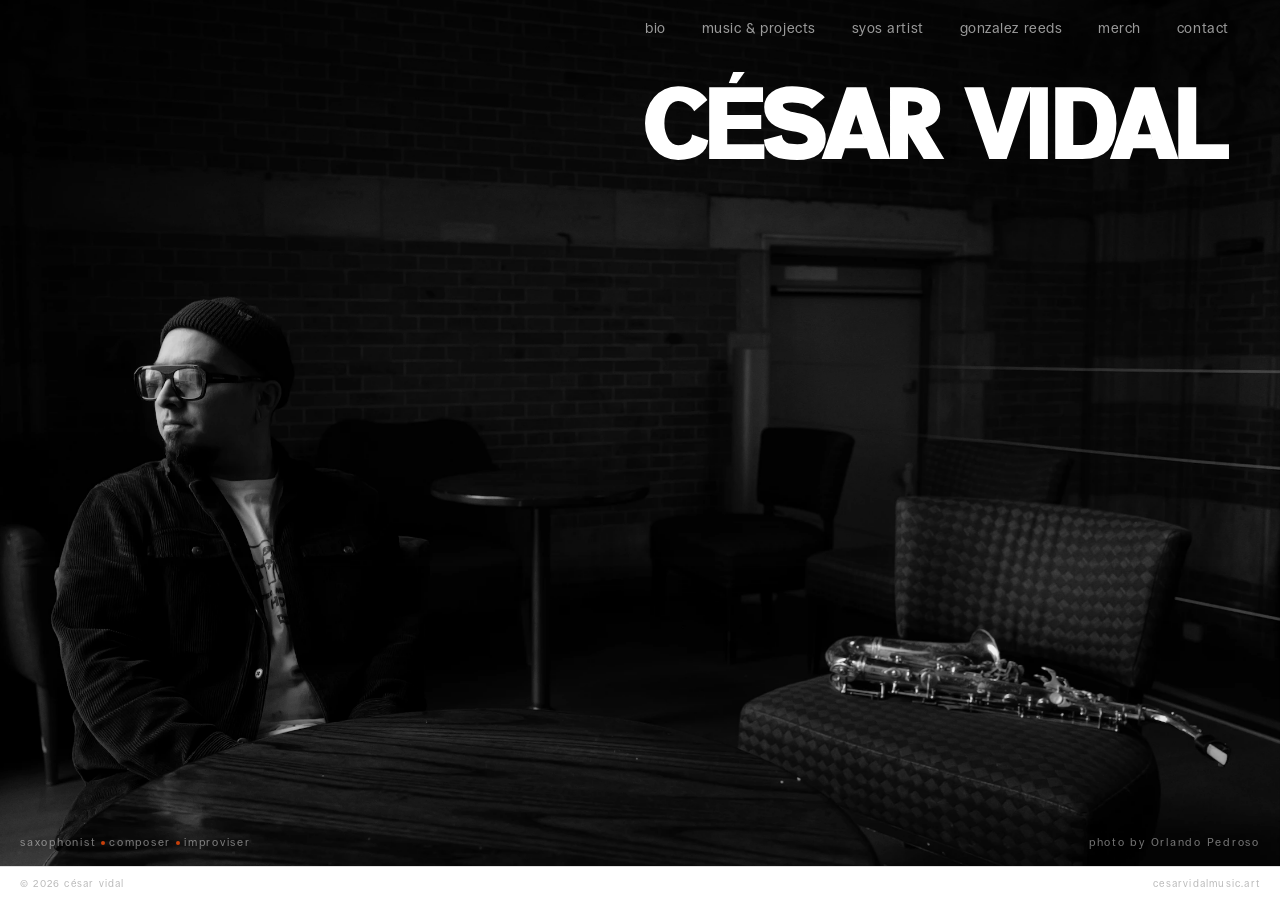
<file: index.html>
<!DOCTYPE html>
<html lang="en">
<head>
  <meta charset="UTF-8" />

  <!-- Read navigation intent before waiting for external styles or scripts. -->
  <script>
    (function () {
      try {
        const key = "cv-page-transition";
        const raw = sessionStorage.getItem(key);
        sessionStorage.removeItem(key);
        const state = raw ? JSON.parse(raw) : null;
        const age = state ? Date.now() - Number(state.time) : Infinity;
        if (state && state.target === location.pathname && age >= 0 && age < 60000) {
          document.documentElement.classList.add("cv-transition-incoming");
          document.documentElement.classList.add("cv-transition-to-home-photo");
        }
      } catch (error) {
        // Navigation remains available when storage is blocked.
      }
    })();
  </script>
  <link rel="stylesheet" href="css/page-transition.css?v=21" />
  <script defer src="gallery-transition.js?v=1"></script>
  <script defer src="page-transition.js?v=21" onerror="document.documentElement.classList.remove('cv-transition-incoming', 'cv-transition-to-home-photo')"></script>

  <meta name="viewport" content="width=device-width, initial-scale=1.0" />
  <meta name="description" content="César Vidal — Saxophonist, Composer and Improviser based in Amsterdam." />
  <title>César Vidal</title>

  <link rel="preload" href="fonts/Ronzino-BoldOblique.woff2" as="font" type="font/woff2" crossorigin />
  <link rel="preload" href="fonts/Ronzino-Regular.woff2" as="font" type="font/woff2" crossorigin />

  <link rel="preload" as="image" href="img/hero-home.webp" type="image/webp" fetchpriority="high">

  <link rel="icon" href="favicon.ico?v=7" sizes="any">
  <link rel="icon" href="favicon.svg?v=7" type="image/svg+xml">
  <link rel="apple-touch-icon" href="apple-touch-icon.png?v=7">
  <script defer src="favicon.js?v=7"></script>

  <link rel="stylesheet" href="css/style.css?v=17" />
  <link rel="preload" href="img/title-berlin-index-v1.svg" as="image" type="image/svg+xml" />
  <link rel="stylesheet" href="css/title-berlin.css?v=3" />
  <script defer src="home-title.js?v=1"></script>

  <style>
    html, body {
      height: 100%;
      overflow: hidden;
    }

    .cv-home-wrap {
      display: flex;
      flex-direction: column;
      height: 100vh;
      overflow: hidden;
    }

    .cv-hero {
      position: relative;
      flex: 1;
      overflow: hidden;
      background: #0d0d0d;
      min-height: 0;
    }

    .cv-hero-img-wrap {
      position: absolute;
      inset: 0;
      overflow: hidden;
      z-index: 0;
    }

    .cv-hero-img {
      position: absolute;

      /* Use the photo's full right edge while keeping the balanced crop. */
      top: -32px;
      right: auto;
      bottom: auto;
      left: -14%;

      width: 114%;
      height: calc(100% + 64px);
      max-width: none;

      object-fit: cover;
      object-position: 50% 74%;

      display: block;
      animation: heroBlur 50s ease-in-out infinite;
      will-change: filter;
    }

    @keyframes heroBlur {
      0%   { filter: blur(0px) brightness(1); }
      50%  { filter: blur(9px) brightness(0.88); }
      100% { filter: blur(0px) brightness(1); }
    }

    .cv-hero-overlay {
      position: absolute;
      inset: 0;
      background: linear-gradient(
        to bottom,
        rgba(0,0,0,0.55) 0%,
        rgba(0,0,0,0.08) 40%,
        rgba(0,0,0,0.0) 65%,
        rgba(0,0,0,0.18) 100%
      );
      z-index: 1;
    }

    .cv-hero-content {
      position: absolute;
      inset: 0;
      z-index: 10;
      display: flex;
      flex-direction: column;
      justify-content: flex-start;
      padding-top: clamp(0.35rem, 1vw, 0.75rem);
      padding-right: clamp(2rem, 4vw, 3.5rem);
      padding-bottom: clamp(0.8rem, 2.15vw, 1.35rem);
      padding-left: clamp(2rem, 4vw, 3.5rem);
    }

    .cv-hero-name {
      font-family: 'Ronzino', serif;
      font-weight: 700;
      font-style: oblique;
      font-size: clamp(36px, 7.5vw, 86px);
      line-height: 1;
      color: #fff;
      text-transform: lowercase;
      letter-spacing: -0.06em;
      text-align: right;
      margin-top: clamp(1.2rem, 2.5vw, 2rem);
      flex-shrink: 0;
    }

    .cv-hero-spacer {
      flex: 1;
    }

    .cv-hero-tagline-left {
      position: absolute;
      bottom: clamp(0.5rem, 1.5vw, 1rem);
      left: clamp(0.5rem, 2vw, 1.25rem);
      font-family: 'Ronzino', sans-serif;
      font-size: clamp(9px, 0.9vw, 11px);
      letter-spacing: 0.16em;
      color: rgba(255,255,255,0.45);
      z-index: 11;
    }

    .cv-hero-tagline-right {
      position: absolute;
      bottom: clamp(0.5rem, 1.5vw, 1rem);
      right: clamp(0.75rem, 2vw, 1.25rem);
      font-family: 'Ronzino', sans-serif;
      font-size: clamp(9px, 0.9vw, 11px);
      letter-spacing: 0.16em;
      color: rgba(255,255,255,0.45);
      text-transform: none;
      z-index: 11;
    }

    .cv-dot {
      display: inline-block;
      width: 4px;
      height: 4px;
      border-radius: 50%;
      background: #C8400A;
      margin: 0 0.4em;
      vertical-align: middle;
    }

    .cv-home-footer {
      flex-shrink: 0;
      padding: 0.65rem clamp(0.5rem, 2vw, 1.25rem);
      display: flex;
      justify-content: space-between;
      align-items: center;
      border-top: 0.5px solid #E0E0E0;
      background: #fff;
    }

    .cv-home-footer span {
      font-family: 'Ronzino', sans-serif;
      font-size: 10px;
      letter-spacing: 0.12em;
      text-transform: lowercase;
      color: #bbb;
    }

    .cv-nav-soon {
      position: relative;
    }

    .cv-nav-soon > a {
      cursor: default;
    }

    .cv-nav-soon-bubble {
      position: absolute;
      top: calc(100% + 0.55rem);
      left: 50%;
      transform: translateX(-50%) translateY(-0.15rem);
      opacity: 0;
      pointer-events: none;

      padding: 0.34rem 0.52rem 0.38rem;
      border-radius: 999px;

      font-family: 'Ronzino', sans-serif;
      font-size: 10px;
      line-height: 1;
      letter-spacing: 0.08em;
      text-transform: lowercase;
      white-space: nowrap;

      color: #ffffff;
      background: var(--accent);

      transition:
        opacity 0.25s ease,
        transform 0.25s ease;
    }

    .cv-nav-soon:hover .cv-nav-soon-bubble {
      opacity: 1;
      transform: translateX(-50%) translateY(0);
    }
  </style>
</head>

<body>
  <div class="cv-transition-entering" aria-hidden="true"></div>
  <div class="cv-home-wrap" data-page-transition-content>

    <section class="cv-hero">
      <div class="cv-hero-img-wrap">
        <img
          class="cv-hero-img"
          src="img/hero-home.webp"
          alt="César Vidal — photo by Orlando Pedroso"
          decoding="async"
          fetchpriority="high"
        />
      </div>

      <div class="cv-hero-overlay"></div>

      <nav class="cv-nav cv-nav--dark cv-home-main-nav">
        <ul>
          <li><a href="bio.html">bio</a></li>
          <li><a href="music-projects.html">music &amp; projects</a></li>
          <li><a href="https://syos.co/en/blogs/our-artists/cesar-vidal" target="_blank" rel="noopener">syos artist</a></li>
          <li><a href="gonzalez-reeds.html">gonzalez reeds</a></li>
          <li class="cv-nav-soon">
            <a href="#" aria-disabled="true">merch</a>
            <span class="cv-nav-soon-bubble">coming soon</span>
          </li>
          <li><a href="contact.html">contact</a></li>
        </ul>
      </nav>

      <div class="cv-hero-content">
        <div class="cv-hero-name cv-title-berlin cv-title-berlin--white cv-title-berlin--home"><img class="cv-title-berlin-art" src="img/title-berlin-index-v1.svg" alt="CÉSAR VIDAL" width="6507" height="977" style="--cv-berlin-width:6.35449219" fetchpriority="high"></div>
        <div class="cv-hero-spacer"></div>
      </div>

      <span class="cv-hero-tagline-left">
        saxophonist<span class="cv-dot"></span>composer<span class="cv-dot"></span>improviser
      </span>

      <span class="cv-hero-tagline-right">photo by Orlando Pedroso</span>
    </section>

    <footer class="cv-home-footer">
      <span>© 2026 César Vidal</span>
      <span>cesarvidalmusic.art</span>
    </footer>

  </div>

  <script>
    document.querySelectorAll(".cv-nav-soon > a").forEach(link => {
      link.addEventListener("click", event => {
        event.preventDefault();
      });
    });
  </script>
</body>
</html>
</file>
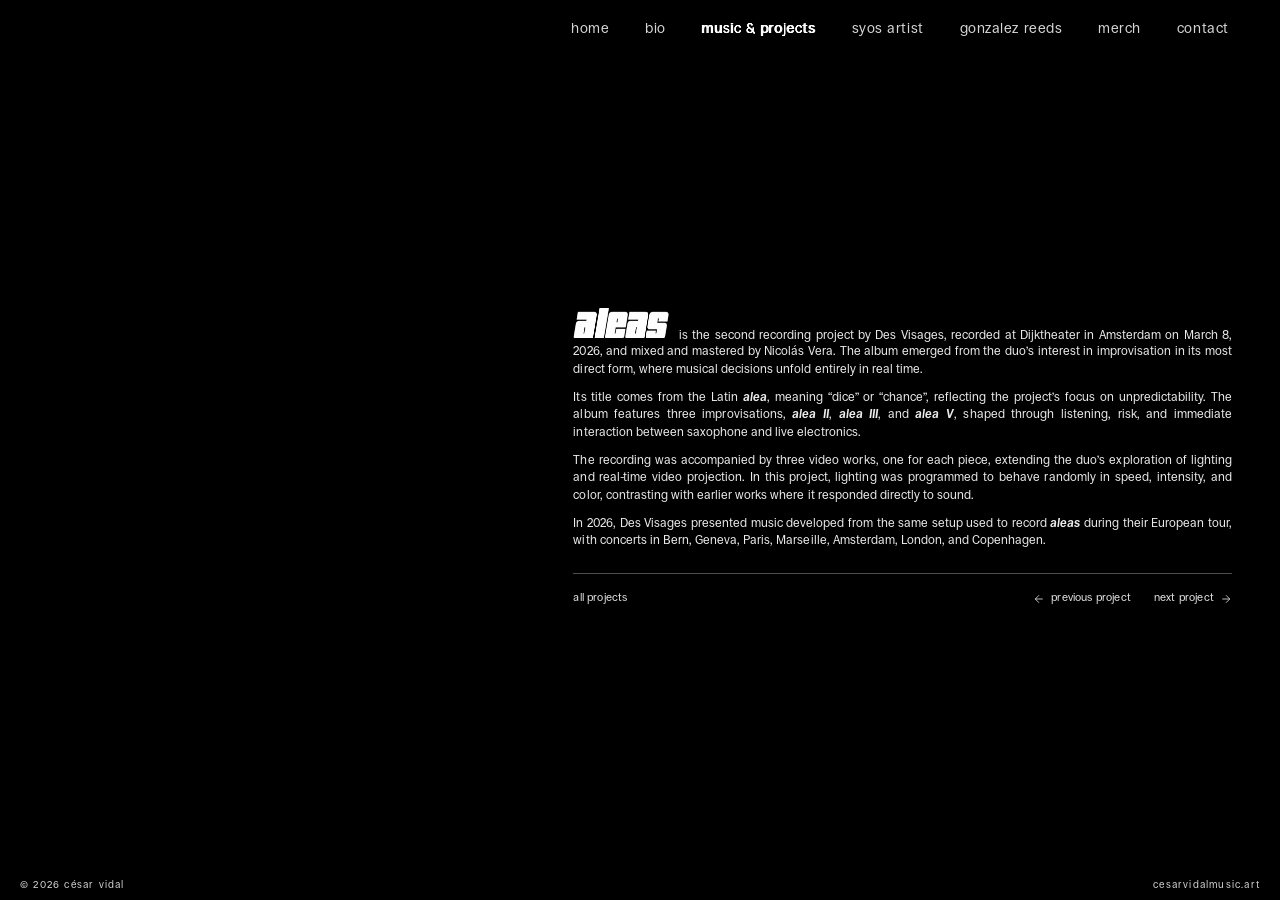
<file: aleas.html>
<!DOCTYPE html>
<html lang="en">
<head>
  <meta charset="UTF-8" />

  <!-- Read navigation intent before waiting for external styles or scripts. -->
  <script>
    (function () {
      try {
        const key = "cv-page-transition";
        const raw = sessionStorage.getItem(key);
        sessionStorage.removeItem(key);
        const state = raw ? JSON.parse(raw) : null;
        const age = state ? Date.now() - Number(state.time) : Infinity;
        if (state && state.target === location.pathname && age >= 0 && age < 60000) {
          document.documentElement.classList.add("cv-transition-incoming");
          document.documentElement.classList.add("cv-transition-to-aleas-photo");
        }
      } catch (error) {
        // Navigation remains available when storage is blocked.
      }
    })();
  </script>
  <link rel="stylesheet" href="css/page-transition.css?v=21" />
  <script defer src="gallery-transition.js?v=1"></script>
  <script defer src="page-transition.js?v=21" onerror="document.documentElement.classList.remove('cv-transition-incoming', 'cv-transition-to-aleas-photo')"></script>

  <meta name="viewport" content="width=device-width, initial-scale=1.0" />
  <meta name="description" content="aleas — Des Visages" />
  <title>aleas — César Vidal</title>

  <link rel="preload" href="fonts/Ronzino-BoldOblique.woff2" as="font" type="font/woff2" crossorigin />
  <link rel="preload" href="fonts/Ronzino-Regular.woff2" as="font" type="font/woff2" crossorigin />
  <link rel="preload" href="fonts/Ronzino-Oblique.woff2" as="font" type="font/woff2" crossorigin />
  <link rel="preload" as="image" href="img/title-projects-inline-v1.png" type="image/png" fetchpriority="high">
  <link rel="icon" href="favicon.ico?v=7" sizes="any">
  <link rel="icon" href="favicon.svg?v=7" type="image/svg+xml">
  <link rel="apple-touch-icon" href="apple-touch-icon.png?v=7">
  <script defer src="favicon.js?v=7"></script>
  <link rel="stylesheet" href="css/style.css?v=17" />

  <style>
    html, body {
      height: 100%;
      overflow: hidden;
      background: #000;
    }

    .cv-page {
      position: relative;
      height: 100vh;
      overflow: hidden;
      background: #000;
    }

    .cv-aleas-bg-video {
      position: fixed;
      inset: 0;
      width: 100vw;
      height: 100vh;
      object-fit: cover;
      object-position: center center;
      z-index: 0;
      pointer-events: none;
    }

    .cv-nav {
      background: transparent;
      z-index: 5;
    }

    .cv-nav.cv-nav--dark a {
      color: rgba(255,255,255,0.84);
    }

    .cv-nav.cv-nav--dark a:hover {
      color: var(--accent);
    }

    .cv-nav a.active {
      color: #ffffff;
      text-shadow: 0.35px 0 currentColor, -0.35px 0 currentColor;
    }

    .cv-page-content {
      position: relative;
      z-index: 2;
      height: 100vh;
      display: flex;
      flex-direction: column;
      min-height: 0;
      padding-top: var(--nav-height);
      box-sizing: border-box;
      background: transparent;
    }

    .cv-aleas-stage {
      flex: 1;
      min-height: 0;
      display: flex;
      align-items: center;
      justify-content: center;
      padding: 0 0 2.1rem;
      box-sizing: border-box;
    }

    .cv-aleas-panel {
      width: 100vw;
      height: min(74vh, 745px);
      min-height: 560px;
      background: rgba(0,0,0,0.64);
      box-sizing: border-box;
      display: grid;
      grid-template-columns: minmax(0, 0.42fr) minmax(0, 0.58fr);
      gap: clamp(1.8rem, 3.8vw, 4.6rem);
      align-items: center;
      padding: clamp(1.4rem, 2.5vw, 2.8rem) var(--pad-x);
    }

    .cv-aleas-player-slot {
      width: 100%;
      min-width: 0;
      display: flex;
      align-items: center;
      justify-content: center;
    }

    .cv-aleas-player {
      width: min(350px, 100%);
      height: 470px;
      border: 0;
      display: block;
      box-shadow: 0 18px 42px rgba(0,0,0,0.28);
    }

    .cv-aleas-text-slot {
      width: 100%;
      max-width: 760px;
      min-width: 0;
      font-family: 'Ronzino', sans-serif;
      color: #ffffff;
      justify-self: start;
    }

    .cv-aleas-opening {
      --run-in-copy-size: clamp(12px, .92vw, 14.2px);
      --run-in-copy-leading: 1.43;
      --run-in-paragraph-gap: .72rem;
      --run-in-title-height: clamp(30px, 2.4vw, 42px);
      --run-in-title-ratio: 3.1;
      --run-in-art-left: -61.87989556%;
      --run-in-art-top: -38.61386139%;
      --run-in-art-width: 218.27676240%;
      --run-in-art-height: 465.84158416%;
    }

    .cv-page-title {
      margin: 0 0 clamp(0.9rem, 1.7vh, 1.3rem);
      color: #ffffff;
    }

    .cv-aleas-copy {
      margin: 0 0 0.72rem;
      font-size: clamp(12px, 0.92vw, 14.2px);
      line-height: 1.43;
      letter-spacing: 0.002em;
      color: rgba(255,255,255,0.92);
      text-align: justify;
      text-justify: inter-word;
    }

    .cv-aleas-copy em {
      font-style: italic;
    }

    .cv-aleas-copy:last-of-type {
      margin-bottom: 0;
    }

    .cv-aleas-footer {
      position: fixed;
      left: 0;
      right: 0;
      bottom: 0;
      z-index: 4;
      padding: 0.55rem clamp(0.5rem, 2vw, 1.25rem);
      display: flex;
      justify-content: space-between;
      align-items: center;
      background: transparent;
      border: 0;
      pointer-events: none;
    }

    .cv-aleas-footer span {
      font-family: 'Ronzino', sans-serif;
      font-size: 10px;
      letter-spacing: 0.12em;
      text-transform: lowercase;
      color: rgba(255,255,255,0.82);
    }
  </style>
  <link rel="stylesheet" href="css/inline-project-heading.css?v=2" />
  <link rel="stylesheet" href="css/project-navigation.css?v=2" />
</head>

<body>
  <div class="cv-transition-entering" aria-hidden="true"></div>
  <div class="cv-page" data-page-transition-content>

    <video class="cv-aleas-bg-video" autoplay muted loop playsinline preload="auto">
      <source src="videos/aleas-video.mp4" type="video/mp4">
    </video>

    <nav class="cv-nav cv-nav--dark">
      <ul>
        <li><a href="index.html">home</a></li>
        <li><a href="bio.html">bio</a></li>
        <li><a href="music-projects.html" class="active">music &amp; projects</a></li>
        <li><a href="https://syos.co/en/blogs/our-artists/cesar-vidal" target="_blank" rel="noopener">syos artist</a></li>
        <li><a href="gonzalez-reeds.html">gonzalez reeds</a></li>
        <li class="cv-nav-soon">
  <a href="#" aria-disabled="true">merch</a>
  <span class="cv-nav-soon-bubble">coming soon</span>
</li>
        <li><a href="contact.html">contact</a></li>
      </ul>
    </nav>

    <main class="cv-page-content">
      <section class="cv-aleas-stage">

        <div class="cv-aleas-panel">

          <div class="cv-aleas-player-slot">
            <iframe
              class="cv-aleas-player"
              src="https://bandcamp.com/EmbeddedPlayer/album=2317617485/size=large/bgcol=333333/linkcol=c8400a/tracklist=false/transparent=true/"
              seamless>
              <a href="https://desvisages.bandcamp.com/album/aleas">aleas by Des Visages</a>
            </iframe>
          </div>

          <article class="cv-aleas-text-slot">
            <div class="cv-aleas-opening cv-run-in-opening">
              <h1 class="cv-page-title cv-run-in-title">
                <span class="cv-run-in-title-label">aleas</span>
                <span class="cv-run-in-title-art" aria-hidden="true">
                  <img src="img/title-projects-inline-v1.png" width="1672" height="941" alt="" decoding="async" onerror="this.closest('h1').classList.add('cv-run-in-fallback')">
                </span>
              </h1>

              <p class="cv-aleas-copy">
                is the second recording project by Des Visages, recorded at Dijktheater in Amsterdam on March 8, 2026, and mixed and mastered by Nicolás Vera. The album emerged from the duo’s interest in improvisation in its most direct form, where musical decisions unfold entirely in real time.
              </p>
            </div>

            <p class="cv-aleas-copy">
              Its title comes from the Latin <em>alea</em>, meaning “dice” or “chance”, reflecting the project’s focus on unpredictability. The album features three improvisations, <em>alea II</em>, <em>alea III</em>, and <em>alea V</em>, shaped through listening, risk, and immediate interaction between saxophone and live electronics.
            </p>

            <p class="cv-aleas-copy">
              The recording was accompanied by three video works, one for each piece, extending the duo’s exploration of lighting and real-time video projection. In this project, lighting was programmed to behave randomly in speed, intensity, and color, contrasting with earlier works where it responded directly to sound.
            </p>

            <p class="cv-aleas-copy">
              In 2026, Des Visages presented music developed from the same setup used to record <em>aleas</em> during their European tour, with concerts in Bern, Geneva, Paris, Marseille, Amsterdam, London, and Copenhagen.
            </p>
            <nav class="cv-project-nav" aria-label="Project navigation">
              <a class="cv-project-nav-all" href="music-projects.html">all projects</a>
              <a class="cv-project-nav-previous" href="des-visages-ep.html" rel="prev" aria-label="Previous project: Des Visages (EP)" title="Des Visages (EP)">
                <svg viewBox="0 0 16 16" aria-hidden="true" focusable="false"><path d="M13 8H3m5-5L3 8l5 5"/></svg><span>previous<span class="cv-project-nav-context"> project</span></span>
              </a>
              <a class="cv-project-nav-next" href="flor-de-loto.html" rel="next" aria-label="Next project: Flor de Loto" title="Flor de Loto">
                <span>next<span class="cv-project-nav-context"> project</span></span><svg viewBox="0 0 16 16" aria-hidden="true" focusable="false"><path d="M3 8h10M8 3l5 5-5 5"/></svg>
              </a>
            </nav>
          </article>

        </div>

      </section>
    </main>

    <footer class="cv-aleas-footer">
      <span>© 2026 César Vidal</span>
      <span>cesarvidalmusic.art</span>
    </footer>

  </div>
  <script>
  document.querySelectorAll(".cv-nav-soon > a").forEach(link => {
    link.addEventListener("click", event => {
      event.preventDefault();
    });
  });
</script>
</body>
</html>
</file>
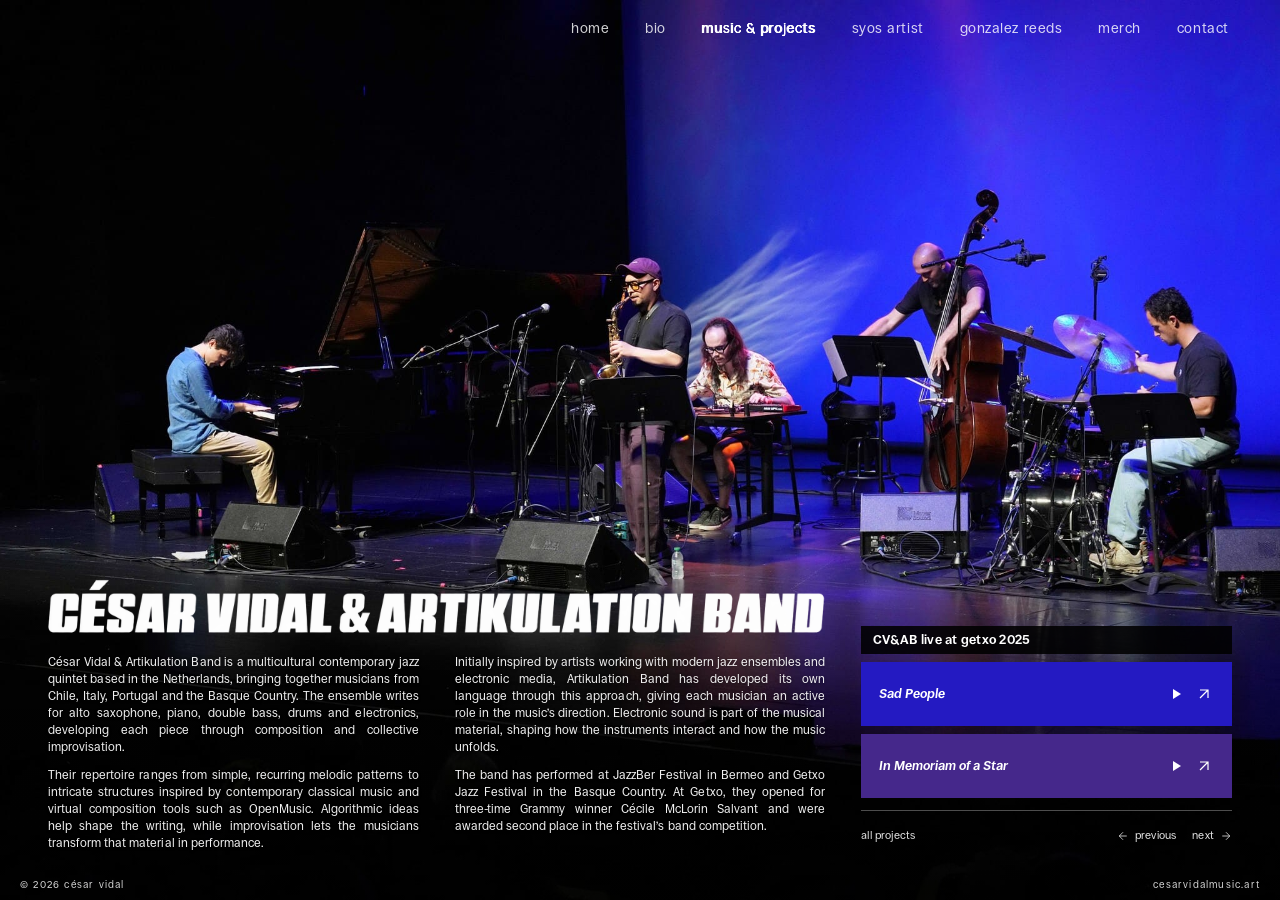
<file: artikulation-band.html>
<!DOCTYPE html>
<html lang="en">
<head>
  <meta charset="UTF-8" />

  <!-- Read navigation intent before waiting for external styles or scripts. -->
  <script>
    (function () {
      try {
        const key = "cv-page-transition";
        const raw = sessionStorage.getItem(key);
        sessionStorage.removeItem(key);
        const state = raw ? JSON.parse(raw) : null;
        const age = state ? Date.now() - Number(state.time) : Infinity;
        if (state && state.target === location.pathname && age >= 0 && age < 60000) {
          document.documentElement.classList.add("cv-transition-incoming");
          document.documentElement.classList.add("cv-transition-to-artikulation");
        }
      } catch (error) {
        // Navigation remains available when storage is blocked.
      }
    })();
  </script>
  <link rel="stylesheet" href="css/page-transition.css?v=21" />
  <script defer src="gallery-transition.js?v=1"></script>
  <script defer src="page-transition.js?v=21" onerror="document.documentElement.classList.remove('cv-transition-incoming', 'cv-transition-to-artikulation')"></script>

  <meta name="viewport" content="width=device-width, initial-scale=1.0" />
  <meta name="description" content="César Vidal & Artikulation Band — contemporary jazz quintet based in the Netherlands." />
  <title>César Vidal & Artikulation Band — César Vidal</title>

  <link rel="preload" href="fonts/Ronzino-BoldOblique.woff2" as="font" type="font/woff2" crossorigin />
  <link rel="preload" href="fonts/Ronzino-Regular.woff2" as="font" type="font/woff2" crossorigin />
  <link rel="preload" href="fonts/Ronzino-Oblique.woff2" as="font" type="font/woff2" crossorigin />
  <link rel="preload" as="image" href="img/artikulation-stage.webp?v=2" type="image/webp" fetchpriority="high">
  <link rel="preload" as="image" href="img/title-artikulation-v1.png" type="image/png" fetchpriority="high">
  <link rel="icon" href="favicon.ico?v=7" sizes="any">
<link rel="icon" href="favicon.svg?v=7" type="image/svg+xml">
<link rel="apple-touch-icon" href="apple-touch-icon.png?v=7">
<script defer src="favicon.js?v=7"></script>
  <link rel="stylesheet" href="css/style.css?v=17" />

  <link rel="stylesheet" href="css/artikulation-photo.css?v=5" />
  <link rel="stylesheet" href="css/project-navigation.css?v=2" />
</head>

<body>
  <svg width="0" height="0" aria-hidden="true" focusable="false" style="position:absolute">
    <defs>
      <filter id="cv-ab-photo-clarity" x="0" y="0" width="100%" height="100%" color-interpolation-filters="sRGB">
        <feGaussianBlur in="SourceGraphic" stdDeviation="0.4" edgeMode="duplicate" result="soft"/>
        <feComposite in="SourceGraphic" in2="soft" operator="arithmetic" k1="0" k2="1.18" k3="-0.18" k4="0"/>
      </filter>
    </defs>
  </svg>
  <div class="cv-transition-entering" aria-hidden="true"></div>
  <div class="cv-page" data-page-transition-content>

    <img class="cv-ab-bg-photo" src="img/artikulation-stage.webp?v=2" alt="" width="2160" height="1440" fetchpriority="high" decoding="async" aria-hidden="true">
    <script>
      // Keep the color field visible until the full-quality photograph is decoded.
      window.cvPageReady = document.querySelector('.cv-ab-bg-photo').decode().catch(() => {});
    </script>
    <div class="cv-ab-photo-shade" aria-hidden="true"></div>

    <nav class="cv-nav cv-nav--dark">
      <ul>
        <li><a href="index.html">home</a></li>
        <li><a href="bio.html">bio</a></li>
        <li><a href="music-projects.html" class="active">music &amp; projects</a></li>
        <li><a href="https://syos.co/en/blogs/our-artists/cesar-vidal" target="_blank" rel="noopener">syos artist</a></li>
        <li><a href="gonzalez-reeds.html">gonzalez reeds</a></li>
<li class="cv-nav-soon">
  <a href="#" aria-disabled="true">merch</a>
  <span class="cv-nav-soon-bubble">coming soon</span>
</li>        <li><a href="contact.html">contact</a></li>
      </ul>
    </nav>

    <main class="cv-page-content">
      <section class="cv-ab-stage">

        <div class="cv-ab-panel">

          <article class="cv-ab-text-slot">
              <h1 class="cv-page-title cv-ab-title">
                <span class="cv-ab-title-label">César Vidal &amp; Artikulation Band</span>
                <span class="cv-ab-title-art cv-ab-title-art--full" aria-hidden="true">
                  <img src="img/title-artikulation-v1.png" alt="" width="2172" height="724" decoding="async" onerror="this.closest('h1').classList.add('cv-ab-title-fallback')">
                </span>
                <span class="cv-ab-title-art cv-ab-title-art--name" aria-hidden="true">
                  <img src="img/title-artikulation-v1.png" alt="" width="2172" height="724" decoding="async" onerror="this.closest('h1').classList.add('cv-ab-title-fallback')">
                </span>
                <span class="cv-ab-title-art cv-ab-title-art--band" aria-hidden="true">
                  <img src="img/title-artikulation-v1.png" alt="" width="2172" height="724" decoding="async" onerror="this.closest('h1').classList.add('cv-ab-title-fallback')">
                </span>
              </h1>

            <div class="cv-ab-copy-columns">
              <div class="cv-ab-copy-block">
              <p class="cv-ab-copy">
                César Vidal &amp; Artikulation Band is a multicultural contemporary jazz quintet based in the Netherlands, bringing together musicians from Chile, Italy, Portugal and the Basque Country. The ensemble writes for alto saxophone, piano, double bass, drums and electronics, developing each piece through composition and collective improvisation.
              </p>

              <p class="cv-ab-copy">
                Their repertoire ranges from simple, recurring melodic patterns to intricate structures inspired by contemporary classical music and virtual composition tools such as OpenMusic. Algorithmic ideas help shape the writing, while improvisation lets the musicians transform that material in performance.
              </p>
              </div>

              <div class="cv-ab-copy-block">
              <p class="cv-ab-copy">
                Initially inspired by artists working with modern jazz ensembles and electronic media, Artikulation Band has developed its own language through this approach, giving each musician an active role in the music’s direction. Electronic sound is part of the musical material, shaping how the instruments interact and how the music unfolds.
              </p>

              <p class="cv-ab-copy">
                The band has performed at JazzBer Festival in Bermeo and Getxo Jazz Festival in the Basque Country. At Getxo, they opened for three-time Grammy winner Cécile McLorin Salvant and were awarded second place in the festival’s band competition.
              </p>
              </div>
            </div>

              <aside class="cv-ab-live" aria-label="Artikulation Band live videos">
                <p class="cv-ab-live-label">CV&amp;AB live at getxo 2025</p>
                <a class="cv-ab-live-track" href="https://youtu.be/JKIPqN-s-ow" target="_blank" rel="noopener" aria-label="Watch Sad People live at Getxo Jazz 2025 on YouTube">
                  <span class="cv-ab-live-title"><em>Sad People</em></span>
                  <svg class="cv-ab-live-play" viewBox="0 0 16 16" aria-hidden="true"><path d="M5 3l8 5-8 5z"/></svg>
                  <svg class="cv-ab-live-arrow" viewBox="0 0 16 16" aria-hidden="true"><path d="M4 12l8-8M4 4h8v8"/></svg>
                </a>
                <a class="cv-ab-live-track" href="https://youtu.be/fSAOIAiA0Lw" target="_blank" rel="noopener" aria-label="Watch In Memoriam of a Star live at Getxo Jazz 2025 on YouTube">
                  <span class="cv-ab-live-title"><em>In Memoriam of a Star</em></span>
                  <svg class="cv-ab-live-play" viewBox="0 0 16 16" aria-hidden="true"><path d="M5 3l8 5-8 5z"/></svg>
                  <svg class="cv-ab-live-arrow" viewBox="0 0 16 16" aria-hidden="true"><path d="M4 12l8-8M4 4h8v8"/></svg>
                </a>
                <nav class="cv-project-nav" aria-label="Project navigation">
                  <a class="cv-project-nav-all" href="music-projects.html">all projects</a>
                  <a class="cv-project-nav-previous" href="spam.html" rel="prev" aria-label="Previous project: SPAM" title="SPAM">
                    <svg viewBox="0 0 16 16" aria-hidden="true" focusable="false"><path d="M13 8H3m5-5L3 8l5 5"/></svg><span>previous<span class="cv-project-nav-context"> project</span></span>
                  </a>
                  <a class="cv-project-nav-next" href="des-visages-ep.html" rel="next" aria-label="Next project: Des Visages (EP)" title="Des Visages (EP)">
                    <span>next<span class="cv-project-nav-context"> project</span></span><svg viewBox="0 0 16 16" aria-hidden="true" focusable="false"><path d="M3 8h10M8 3l5 5-5 5"/></svg>
                  </a>
                </nav>
              </aside>
          </article>

        </div>

      </section>
    </main>

    <footer class="cv-ab-footer">
      <span>© 2026 César Vidal</span>
      <span>cesarvidalmusic.art</span>
    </footer>

  </div>
  <script>
  document.querySelectorAll(".cv-nav-soon > a").forEach(link => {
    link.addEventListener("click", event => {
      event.preventDefault();
    });
  });
</script>
</body>
</html>
</file>
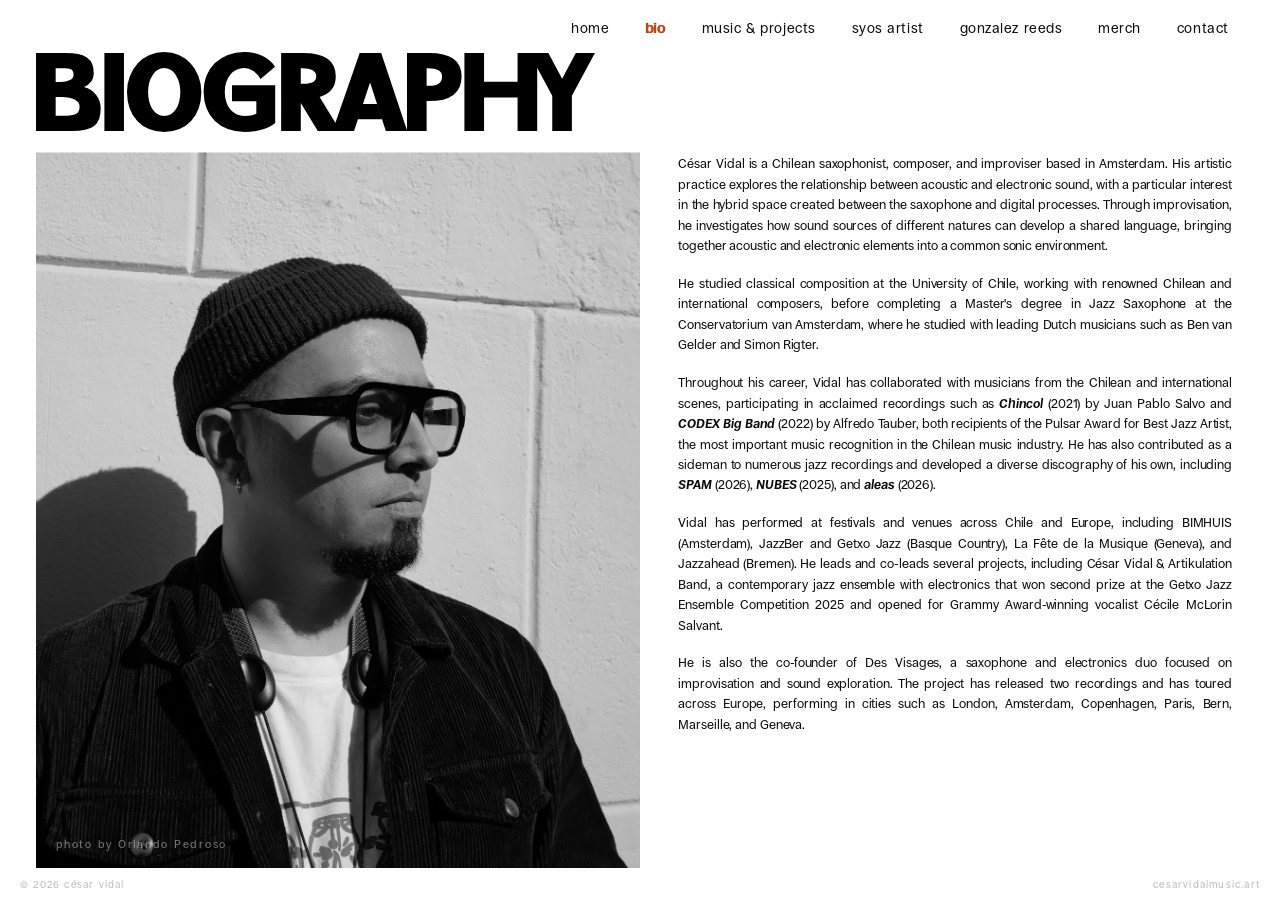
<file: bio.html>
<!DOCTYPE html>
<html lang="en">
<head>
  <meta charset="UTF-8" />

  <!-- Read navigation intent before waiting for external styles or scripts. -->
  <script>
    (function () {
      try {
        const key = "cv-page-transition";
        const raw = sessionStorage.getItem(key);
        sessionStorage.removeItem(key);
        const state = raw ? JSON.parse(raw) : null;
        const age = state ? Date.now() - Number(state.time) : Infinity;
        if (state && state.target === location.pathname && age >= 0 && age < 60000) {
          document.documentElement.classList.add("cv-transition-incoming");
          document.documentElement.classList.add("cv-transition-to-bio-photo");
        }
      } catch (error) {
        // Navigation remains available when storage is blocked.
      }
    })();
  </script>
  <link rel="stylesheet" href="css/page-transition.css?v=21" />
  <script defer src="gallery-transition.js?v=1"></script>
  <script defer src="page-transition.js?v=21" onerror="document.documentElement.classList.remove('cv-transition-incoming', 'cv-transition-to-bio-photo')"></script>


  <meta name="viewport" content="width=device-width, initial-scale=1.0" />
  <meta name="description" content="Bio — César Vidal, saxophonist, composer and improviser." />
  <title>Bio — César Vidal</title>

  <link rel="preload" href="fonts/Ronzino-BoldOblique.woff2" as="font" type="font/woff2" crossorigin />
  <link rel="preload" href="fonts/Ronzino-Regular.woff2" as="font" type="font/woff2" crossorigin />

  <link rel="icon" href="favicon.ico?v=7" sizes="any">
  <link rel="icon" href="favicon.svg?v=7" type="image/svg+xml">
  <link rel="apple-touch-icon" href="apple-touch-icon.png?v=7">
  <script defer src="favicon.js?v=7"></script>

  <link rel="stylesheet" href="css/style.css?v=17" />
  <link rel="preload" href="img/title-berlin-bio-v1.svg" as="image" type="image/svg+xml" />
  <link rel="stylesheet" href="css/title-berlin.css?v=3" />

  <style>
    html, body {
      height: 100%;
      overflow: hidden;
    }

    .cv-page {
      --cv-bio-photo-inset: calc(var(--pad-x) * .75);
      --cv-bio-photo-top: clamp(.875rem, 1.6vw, 1.5rem);
      height: 100vh;
      display: flex;
      flex-direction: column;
      overflow: hidden;
      background: #fff;
    }

    .cv-page-content {
      flex: 1;
      display: flex;
      flex-direction: column;
      min-height: 0;
      padding-top: 0;
    }

    .cv-page-hero {
      padding-top: calc(var(--nav-height) + 0.75rem);
      padding-left: var(--cv-bio-photo-inset);
      flex-shrink: 0;
      border-bottom: 0;
    }

    .cv-bio-layout {
      flex: none;
      height: calc(100vh - (var(--nav-height) * 2) - 52px);
      display: grid;
      grid-template-columns: 50% 50%;
      min-height: 0;
      overflow: hidden;
    }

    .cv-bio-image-panel {
      position: relative;
      overflow: hidden;
      min-height: 0;
    }

    .cv-bio-picture {
      display: block;
      width: 100%;
      height: 100%;
      /* Trim the visible photo without changing its scale or original file. */
      clip-path: inset(var(--cv-bio-photo-top) 0 0 var(--cv-bio-photo-inset));
    }

    .cv-bio-photo {
      width: 100%;
      height: 100%;
      object-fit: cover;
      object-position: center center;
      display: block;
    }

    .cv-bio-credit {
      position: absolute;
      bottom: clamp(0.5rem, 1.5vw, 1rem);
      left: calc(var(--cv-bio-photo-inset) + clamp(0.75rem, 2vw, 1.25rem));
      font-family: 'Ronzino', sans-serif;
      font-size: clamp(9px, 0.9vw, 11px);
      letter-spacing: 0.16em;
      color: rgba(255,255,255,0.45);
      text-transform: none;
    }

    .cv-bio-text-panel {
      min-height: 0;
      display: flex;
      align-items: flex-start;
      justify-content: flex-end;
      padding: clamp(0.9rem, 1.8vw, 1.4rem) var(--pad-x) clamp(0.8rem, 1.5vw, 1.2rem) clamp(1.5rem, 3vw, 3rem);
      box-sizing: border-box;
      overflow: hidden;
      border-left: 0;
    }

    .cv-bio-copy {
      max-width: 790px;
      margin-left: auto;
      font-family: 'Ronzino', sans-serif;
      color: #0A0A0A;
      text-align: justify;
      text-justify: inter-word;
      hyphens: auto;
    }

    .cv-bio-copy p {
      margin: 0 0 1.08rem 0;
      font-size: clamp(11.4px, 1vw, 14px);
      line-height: 1.6;
      letter-spacing: -0.008em;
    }

    .cv-bio-copy p:last-child {
      margin-bottom: 0;
    }

    .cv-bio-copy strong {
      font-weight: 700;
    }

    .cv-bio-copy em {
      font-style: italic;
    }

    .cv-bio-footer {
      flex-shrink: 0;
      padding: 0.55rem clamp(0.5rem, 2vw, 1.25rem);
      display: flex;
      justify-content: space-between;
      align-items: center;
      border-top: 0;
      background: #fff;
    }

    .cv-bio-footer span {
      font-family: 'Ronzino', sans-serif;
      font-size: 10px;
      letter-spacing: 0.12em;
      text-transform: lowercase;
      color: #bbb;
    }
  </style>

</head>

<body>
  <div class="cv-transition-entering" aria-hidden="true"></div>
  <div class="cv-page" data-page-transition-content>

    <nav class="cv-nav cv-nav--light">
      <ul>
        <li><a href="index.html">home</a></li>
        <li><a href="bio.html" class="active">bio</a></li>
        <li><a href="music-projects.html">music &amp; projects</a></li>
        <li><a href="https://syos.co/en/blogs/our-artists/cesar-vidal" target="_blank" rel="noopener">syos artist</a></li>
        <li><a href="gonzalez-reeds.html">gonzalez reeds</a></li>

        <li class="cv-nav-soon">
          <a href="#" aria-disabled="true">merch</a>
          <span class="cv-nav-soon-bubble">coming soon</span>
        </li>

        <li><a href="contact.html">contact</a></li>
      </ul>
    </nav>

    <main class="cv-page-content">

      <div class="cv-page-hero">
        <h1 class="cv-page-title cv-title-berlin cv-title-berlin--black cv-title-berlin--bio"><img class="cv-title-berlin-art" src="img/title-berlin-bio-v1.svg" alt="BIOGRAPHY" width="5721" height="818" style="--cv-berlin-width:5.58723958" fetchpriority="high"></h1>
      </div>

      <section class="cv-bio-layout">

        <div class="cv-bio-image-panel">

          <picture class="cv-bio-picture">
            <source srcset="img/bio-photo.webp" type="image/webp">

            <img
              class="cv-bio-photo"
              src="img/bio-photo.JPG"
              alt="César Vidal — photo by Orlando Pedroso"
              decoding="async"
              fetchpriority="high"
            />
          </picture>
          <script>
            window.cvPageReady = document.querySelector('.cv-bio-photo').decode().catch(() => {});
          </script>

          <span class="cv-bio-credit">
            photo by Orlando Pedroso
          </span>

        </div>

        <article class="cv-bio-text-panel">
          <div class="cv-bio-copy">

            <p>César Vidal is a Chilean saxophonist, composer, and improviser based in Amsterdam. His artistic practice explores the relationship between acoustic and electronic sound, with a particular interest in the hybrid space created between the saxophone and digital processes. Through improvisation, he investigates how sound sources of different natures can develop a shared language, bringing together acoustic and electronic elements into a common sonic environment.</p>

            <p>He studied classical composition at the University of Chile, working with renowned Chilean and international composers, before completing a Master's degree in Jazz Saxophone at the Conservatorium van Amsterdam, where he studied with leading Dutch musicians such as Ben van Gelder and Simon Rigter.</p>

            <p>Throughout his career, Vidal has collaborated with musicians from the Chilean and international scenes, participating in acclaimed recordings such as <strong><em>Chincol</em></strong> (2021) by Juan Pablo Salvo and <strong><em>CODEX Big Band</em></strong> (2022) by Alfredo Tauber, both recipients of the Pulsar Award for Best Jazz Artist, the most important music recognition in the Chilean music industry. He has also contributed as a sideman to numerous jazz recordings and developed a diverse discography of his own, including <strong><em>SPAM</em></strong> (2026), <strong><em>NUBES</em></strong> (2025), and <strong><em>aleas</em></strong> (2026).</p>

            <p>Vidal has performed at festivals and venues across Chile and Europe, including BIMHUIS (Amsterdam), JazzBer and Getxo Jazz (Basque Country), La Fête de la Musique (Geneva), and Jazzahead (Bremen). He leads and co-leads several projects, including César Vidal &amp; Artikulation Band, a contemporary jazz ensemble with electronics that won second prize at the Getxo Jazz Ensemble Competition 2025 and opened for Grammy Award-winning vocalist Cécile McLorin Salvant.</p>

            <p>He is also the co-founder of Des Visages, a saxophone and electronics duo focused on improvisation and sound exploration. The project has released two recordings and has toured across Europe, performing in cities such as London, Amsterdam, Copenhagen, Paris, Bern, Marseille, and Geneva.</p>

          </div>
        </article>

      </section>

    </main>

    <footer class="cv-bio-footer">
      <span>© 2026 César Vidal</span>
      <span>cesarvidalmusic.art</span>
    </footer>

  </div>

  <!-- MERCH COMING SOON -->

  <script>
    document.querySelectorAll(".cv-nav-soon > a").forEach(link => {
      link.addEventListener("click", event => {
        event.preventDefault();
      });
    });
  </script>
</body>
</html>
</file>
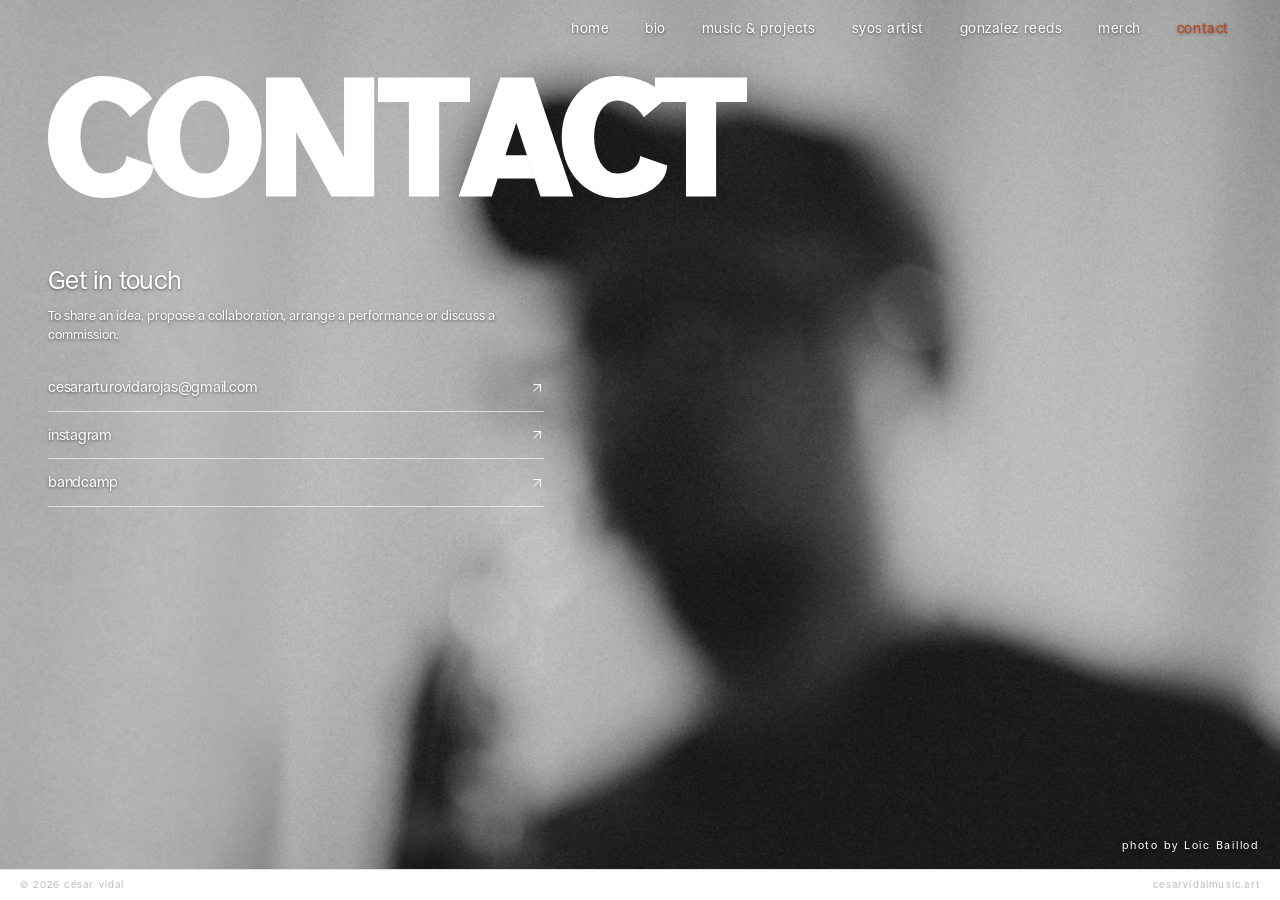
<file: contact.html>
<!DOCTYPE html>
<html lang="en">
<head>
  <meta charset="UTF-8" />

  <!-- Read navigation intent before waiting for external styles or scripts. -->
  <script>
    (function () {
      try {
        const key = "cv-page-transition";
        const raw = sessionStorage.getItem(key);
        sessionStorage.removeItem(key);
        const state = raw ? JSON.parse(raw) : null;
        const age = state ? Date.now() - Number(state.time) : Infinity;
        if (state && state.target === location.pathname && age >= 0 && age < 60000) {
          document.documentElement.classList.add("cv-transition-incoming");
          document.documentElement.classList.add("cv-transition-to-contact-photo");
        }
      } catch (error) {
        // Navigation remains available when storage is blocked.
      }
    })();
  </script>
  <link rel="stylesheet" href="css/page-transition.css?v=21" />
  <script defer src="gallery-transition.js?v=1"></script>
  <script defer src="page-transition.js?v=21" onerror="document.documentElement.classList.remove('cv-transition-incoming', 'cv-transition-to-contact-photo')"></script>

  <meta name="viewport" content="width=device-width, initial-scale=1.0" />
  <meta name="description" content="Contact — César Vidal." />
  <title>Contact — César Vidal</title>
  <link rel="preload" href="fonts/Ronzino-BoldOblique.woff2" as="font" type="font/woff2" crossorigin />
  <link rel="preload" href="fonts/Ronzino-Regular.woff2" as="font" type="font/woff2" crossorigin />
  <link rel="preload" href="fonts/Ronzino-Oblique.woff2" as="font" type="font/woff2" crossorigin />
  <link rel="icon" href="favicon.ico?v=7" sizes="any">
<link rel="icon" href="favicon.svg?v=7" type="image/svg+xml">
<link rel="apple-touch-icon" href="apple-touch-icon.png?v=7">
<script defer src="favicon.js?v=7"></script>
  <link rel="stylesheet" href="css/style.css?v=17" />
  <link rel="preload" as="image" href="img/contact-loic-baillod.webp" type="image/webp" fetchpriority="high">
  <link rel="preload" as="image" href="img/contact-texture-extension-v1.webp" type="image/webp" fetchpriority="high">
  <link rel="preload" href="img/title-berlin-contact-v1.svg" as="image" type="image/svg+xml" />
  <link rel="stylesheet" href="css/title-berlin.css?v=3" />
  <link rel="stylesheet" href="css/contact-photo.css?v=3" />
</head>
<body>
  <div class="cv-transition-entering" aria-hidden="true"></div>

  <div class="cv-page" data-page-transition-content>

    <div class="cv-contact-scene">
      <div class="cv-contact-backdrop" aria-hidden="true">
        <img class="cv-contact-texture" src="img/contact-texture-extension-v1.webp" width="2172" height="724" alt="" decoding="async" fetchpriority="high">
        <img class="cv-contact-photo" src="img/contact-loic-baillod.webp" width="3000" height="2400" alt="" decoding="async" fetchpriority="high">
      </div>
      <script>
        window.cvPageReady = Promise.all(Array.from(
          document.querySelectorAll('.cv-contact-backdrop img'),
          image => image.decode().catch(() => {})
        ));
      </script>

    <nav class="cv-nav cv-nav--dark">
      <ul>
        <li><a href="index.html">home</a></li>
        <li><a href="bio.html">bio</a></li>
        <li><a href="music-projects.html">music &amp; projects</a></li>
        <li><a href="https://syos.co/en/blogs/our-artists/cesar-vidal" target="_blank" rel="noopener">syos artist</a></li>
        <li><a href="gonzalez-reeds.html">gonzalez reeds</a></li>
<li class="cv-nav-soon">
  <a href="#" aria-disabled="true">merch</a>
  <span class="cv-nav-soon-bubble">coming soon</span>
</li>        <li><a href="contact.html" class="active">contact</a></li>
      </ul>
    </nav>

    <main class="cv-page-content">

      <div class="cv-page-hero">
        <h1 class="cv-page-title cv-title-berlin cv-title-berlin--white cv-title-berlin--contact"><img class="cv-title-berlin-art" src="img/title-berlin-contact-v1.svg" alt="CONTACT" width="4663" height="818" style="--cv-berlin-width:4.55371094" fetchpriority="high"></h1>
      </div>

      <section class="cv-contact-details" aria-labelledby="contact-heading">
        <h2 id="contact-heading">Get in touch</h2>
        <p class="cv-contact-intro">To share an idea, propose a collaboration, arrange a performance or discuss a commission.</p>
        <div class="cv-contact-link-list">
          <a class="cv-contact-link" href="mailto:cesararturovidarojas@gmail.com">
            <span>cesararturovidarojas@gmail.com</span>
            <svg viewBox="0 0 16 16" aria-hidden="true" focusable="false"><path d="M4 12l8-8M4 4h8v8"/></svg>
          </a>
          <a class="cv-contact-link" href="https://www.instagram.com/cesarvidalsax/" target="_blank" rel="noopener"><span>instagram</span> <svg viewBox="0 0 16 16" aria-hidden="true" focusable="false"><path d="M4 12l8-8M4 4h8v8"/></svg></a>
          <a class="cv-contact-link" href="https://cesarvidal.bandcamp.com/" target="_blank" rel="noopener"><span>bandcamp</span> <svg viewBox="0 0 16 16" aria-hidden="true" focusable="false"><path d="M4 12l8-8M4 4h8v8"/></svg></a>
        </div>
      </section>

    </main>

      <span class="cv-contact-photo-credit">photo by Loïc Baillod</span>
    </div>

    <footer class="cv-footer">
      <span>© 2026 César Vidal</span>
      <span>cesarvidalmusic.art</span>
    </footer>

  </div>
<script>
  document.querySelectorAll(".cv-nav-soon > a").forEach(link => {
    link.addEventListener("click", event => {
      event.preventDefault();
    });
  });
</script>
</body>
</html>
</file>
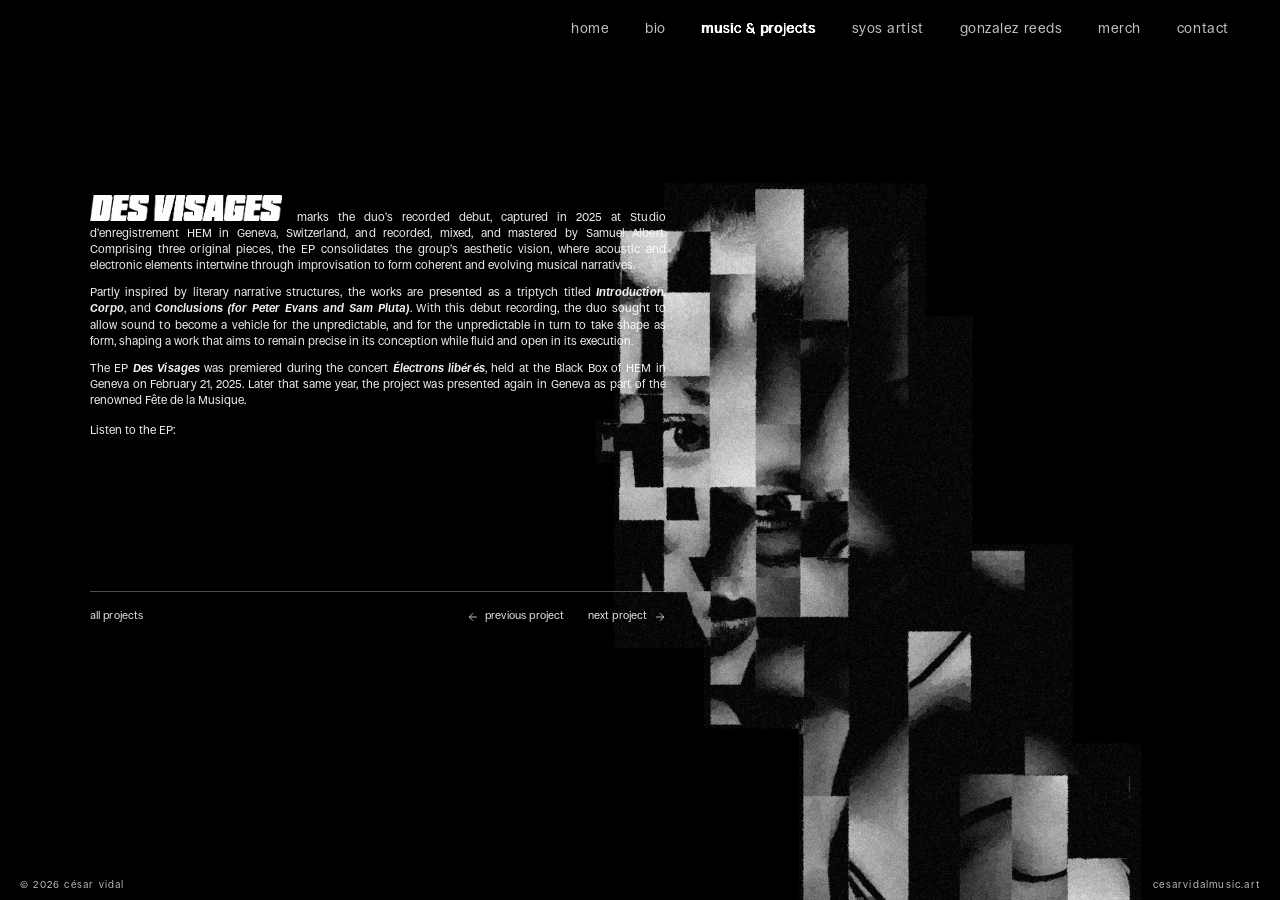
<file: des-visages-ep.html>
<!DOCTYPE html>
<html lang="en">
<head>
  <meta charset="UTF-8" />

  <!-- Read navigation intent before waiting for external styles or scripts. -->
  <script>
    (function () {
      try {
        const key = "cv-page-transition";
        const raw = sessionStorage.getItem(key);
        sessionStorage.removeItem(key);
        const state = raw ? JSON.parse(raw) : null;
        const age = state ? Date.now() - Number(state.time) : Infinity;
        if (state && state.target === location.pathname && age >= 0 && age < 60000) {
          document.documentElement.classList.add("cv-transition-incoming");
          document.documentElement.classList.add("cv-transition-to-des-visages-ep-photo");
        }
      } catch (error) {
        // Navigation remains available when storage is blocked.
      }
    })();
  </script>
  <link rel="stylesheet" href="css/page-transition.css?v=21" />
  <script defer src="gallery-transition.js?v=1"></script>
  <script defer src="page-transition.js?v=21" onerror="document.documentElement.classList.remove('cv-transition-incoming', 'cv-transition-to-des-visages-ep-photo')"></script>

  <meta name="viewport" content="width=device-width, initial-scale=1.0" />
  <meta name="description" content="Des Visages EP — César Vidal" />
  <title>Des Visages (EP) — César Vidal</title>

  <link rel="preload" href="fonts/Ronzino-BoldOblique.woff2" as="font" type="font/woff2" crossorigin />
  <link rel="preload" href="fonts/Ronzino-Regular.woff2" as="font" type="font/woff2" crossorigin />
  <link rel="preload" href="fonts/Ronzino-Oblique.woff2" as="font" type="font/woff2" crossorigin />
  <link rel="preload" as="image" href="img/des-visages-caratula.webp" type="image/webp" fetchpriority="high">

  <link rel="preload" as="image" href="img/title-des-visages-v1.png" type="image/png" fetchpriority="high">
  <link rel="icon" href="favicon.ico?v=7" sizes="any">
  <link rel="icon" href="favicon.svg?v=7" type="image/svg+xml">
  <link rel="apple-touch-icon" href="apple-touch-icon.png?v=7">
  <script defer src="favicon.js?v=7"></script>

  <link rel="stylesheet" href="css/style.css?v=17" />

  <style>
    html, body {
      height: 100%;
      overflow: hidden;
      background: #000000;
    }

    .cv-page {
      position: relative;
      height: 100vh;
      overflow: hidden;
      background: #000000;
      color: #ffffff;
    }

    .cv-nav {
      background: transparent;
      z-index: 20;
    }

    .cv-nav.cv-nav--dark a {
      color: rgba(255,255,255,0.76);
    }

    .cv-nav.cv-nav--dark a:hover {
      color: var(--accent);
    }

    .cv-nav a.active {
      color: #ffffff;
      text-shadow: 0.35px 0 currentColor, -0.35px 0 currentColor;
    }

    .cv-nav-soon {
      position: relative;
    }

    .cv-nav-soon > a {
      cursor: default;
    }

    .cv-nav-soon-bubble {
      position: absolute;
      top: calc(100% + 0.55rem);
      left: 50%;
      transform: translateX(-50%) translateY(-0.15rem);
      opacity: 0;
      pointer-events: none;
      padding: 0.34rem 0.52rem 0.38rem;
      border-radius: 999px;
      font-family: 'Ronzino', sans-serif;
      font-size: 10px;
      line-height: 1;
      letter-spacing: 0.08em;
      text-transform: lowercase;
      white-space: nowrap;
      color: #ffffff;
      background: var(--accent);
      transition: opacity 0.25s ease, transform 0.25s ease;
    }

    .cv-nav-soon:hover .cv-nav-soon-bubble {
      opacity: 1;
      transform: translateX(-50%) translateY(0);
    }

    .cv-page-content {
      position: relative;
      z-index: 2;
      height: 100vh;
      min-height: 0;
      padding-top: var(--nav-height);
      box-sizing: border-box;
      background: transparent;
    }

    .cv-dv-ep-layout {
      position: relative;
      height: 100%;
      min-height: 0;
      background: transparent;
      overflow: hidden;
    }

    .cv-dv-ep-copy-panel {
      position: relative;
      z-index: 4;
      width: min(42vw, 720px);
      margin-left: clamp(110px, 8.4vw, 165px);
      padding-top: calc(clamp(82px, 12.2vh, 132px) + 1cm);
      padding-bottom: 2.4rem;
      font-family: 'Ronzino', sans-serif;
      color: #ffffff;
      box-sizing: border-box;
    }

    .cv-dv-ep-opening {
      --run-in-copy-size: clamp(11.7px, .88vw, 13.6px);
      --run-in-copy-leading: 1.39;
      --run-in-paragraph-gap: .65rem;
      --run-in-title-height: clamp(26px, 2vw, 34px);
      --run-in-title-ratio: 7.4;
      --run-in-art-left: -5.74358974%;
      --run-in-art-top: -71.86440678%;
      --run-in-art-width: 111.38461538%;
      --run-in-art-height: 245.42372881%;
    }

    .cv-page-title {
      margin: 0 0 clamp(0.85rem, 1.55vh, 1.1rem);
      color: #ffffff;
      font-size: clamp(42px, 3.25vw, 58px);
      line-height: 0.95;
      letter-spacing: -0.045em;
    }

    .cv-dv-ep-copy {
      margin: 0 0 0.65rem;
      font-size: clamp(11.7px, 0.88vw, 13.6px);
      line-height: 1.39;
      letter-spacing: 0.002em;
      color: rgba(255,255,255,0.94);
      text-align: justify;
      text-justify: inter-word;
      hyphens: auto;
    }

    .cv-dv-ep-copy em,
    .cv-dv-ep-copy strong {
      font-style: italic;
      font-weight: 600;
    }

    .cv-dv-ep-listen-area {
      margin-top: clamp(0.85rem, 1.6vh, 1.15rem);
      width: min(100%, 490px);
    }

    .cv-dv-ep-release-note {
      margin: 0 0 0.55rem;
      font-size: clamp(11.7px, 0.88vw, 13.6px);
      line-height: 1.35;
      color: rgba(255,255,255,0.94);
    }

    .cv-dv-ep-bandcamp {
      width: 100%;
      max-width: 490px;
    }

    .cv-dv-ep-bandcamp iframe {
      display: block;
      width: 100%;
      height: 120px;
      border: 0;
    }

    .cv-dv-ep-cover-wrap {
      position: absolute;
      right: 1.5cm;
      bottom: 0;
      z-index: 1;
      pointer-events: none;
      display: flex;
      justify-content: flex-end;
      align-items: flex-end;
    }

    .cv-dv-ep-cover {
      display: block;
      height: clamp(640px, 92vh, 1120px);
      width: auto;
      max-width: none;
      margin: 0;
      padding: 0;
      object-fit: contain;
      object-position: right bottom;
      transform: scale(1.04);
      transform-origin: right bottom;
      user-select: none;
    }

    .cv-dv-ep-footer {
      position: fixed;
      left: 0;
      right: 0;
      bottom: 0;
      z-index: 10;
      padding: 0.55rem clamp(0.5rem, 2vw, 1.25rem);
      display: flex;
      justify-content: space-between;
      align-items: center;
      background: transparent;
      border: 0;
      pointer-events: none;
    }

    .cv-dv-ep-footer span {
      font-family: 'Ronzino', sans-serif;
      font-size: 10px;
      letter-spacing: 0.12em;
      text-transform: lowercase;
      color: rgba(255,255,255,0.72);
    }

    @media (max-width: 1450px) {
      .cv-dv-ep-copy-panel {
        width: min(45vw, 690px);
        margin-left: 7vw;
        padding-top: calc(clamp(76px, 11.2vh, 118px) + 1cm);
      }

      .cv-dv-ep-cover {
        height: clamp(610px, 88vh, 980px);
      }
    }

    @media (max-width: 1100px) {
      .cv-dv-ep-opening { --run-in-copy-size: 12.4px; --run-in-copy-leading: 1.38; }
      .cv-dv-ep-copy-panel {
        width: 52vw;
        margin-left: 6vw;
        padding-top: calc(92px + 1cm);
      }

      .cv-dv-ep-copy {
        font-size: 12.4px;
        line-height: 1.38;
      }

      .cv-dv-ep-cover {
        height: 78vh;
      }
    }

    @media (max-width: 800px) {
      .cv-dv-ep-opening { --run-in-copy-size: 15px; --run-in-copy-leading: 1.5; }
      html, body {
        overflow: auto;
      }

      .cv-page {
        min-height: 100vh;
        height: auto;
        overflow: visible;
      }

      .cv-page-content {
        height: auto;
        min-height: 100vh;
      }

      .cv-dv-ep-layout {
        height: auto;
        min-height: calc(100vh - var(--nav-height));
        overflow: visible;
        display: flex;
        flex-direction: column;
      }

      .cv-dv-ep-copy-panel {
        width: 86vw;
        margin-left: 7vw;
        margin-right: 7vw;
        padding-top: 3.2rem;
        padding-bottom: 2.4rem;
      }

      .cv-page-title {
        font-size: 44px;
      }

      .cv-dv-ep-copy {
        font-size: 15px;
        line-height: 1.5;
      }

      .cv-dv-ep-bandcamp {
        max-width: none;
      }

      .cv-dv-ep-cover-wrap {
        position: relative;
        right: auto;
        bottom: auto;
        width: 100%;
        justify-content: flex-end;
        order: 2;
      }

      .cv-dv-ep-cover {
        width: 92vw;
        height: auto;
      }

      .cv-dv-ep-footer {
        position: relative;
        margin-top: 1rem;
        padding: 1.2rem 0.9rem;
      }
    }
  </style>
  <link rel="stylesheet" href="css/inline-project-heading.css?v=2" />
  <link rel="stylesheet" href="css/project-navigation.css?v=2" />
</head>

<body>
  <div class="cv-transition-entering" aria-hidden="true"></div>
  <div class="cv-page" data-page-transition-content>

    <nav class="cv-nav cv-nav--dark">
      <ul>
        <li><a href="index.html">home</a></li>
        <li><a href="bio.html">bio</a></li>
        <li><a href="music-projects.html" class="active">music &amp; projects</a></li>
        <li><a href="https://syos.co/en/blogs/our-artists/cesar-vidal" target="_blank" rel="noopener">syos artist</a></li>
        <li><a href="gonzalez-reeds.html">gonzalez reeds</a></li>
        <li class="cv-nav-soon">
          <a href="#" aria-disabled="true">merch</a>
          <span class="cv-nav-soon-bubble">coming soon</span>
        </li>
        <li><a href="contact.html">contact</a></li>
      </ul>
    </nav>

    <main class="cv-page-content">
      <section class="cv-dv-ep-layout">

        <article class="cv-dv-ep-copy-panel">
          <div class="cv-dv-ep-opening cv-run-in-opening">
            <h1 class="cv-page-title cv-run-in-title">
              <span class="cv-run-in-title-label">Des Visages</span>
              <span class="cv-run-in-title-art" aria-hidden="true">
                <img src="img/title-des-visages-v1.png" width="2172" height="724" alt="" decoding="async" onerror="this.closest('h1').classList.add('cv-run-in-fallback')">
              </span>
            </h1>

            <p class="cv-dv-ep-copy">
              marks the duo’s recorded debut, captured in 2025 at Studio d’enregistrement HEM in Geneva, Switzerland, and recorded, mixed, and mastered by Samuel Albert. Comprising three original pieces, the EP consolidates the group’s aesthetic vision, where acoustic and electronic elements intertwine through improvisation to form coherent and evolving musical narratives.
            </p>
          </div>

          <p class="cv-dv-ep-copy">
            Partly inspired by literary narrative structures, the works are presented as a triptych titled <em>Introduction</em>, <em>Corpo</em>, and <em>Conclusions (for Peter Evans and Sam Pluta)</em>. With this debut recording, the duo sought to allow sound to become a vehicle for the unpredictable, and for the unpredictable in turn to take shape as form, shaping a work that aims to remain precise in its conception while fluid and open in its execution.
          </p>

          <p class="cv-dv-ep-copy">
            The EP <strong>Des Visages</strong> was premiered during the concert <em>Électrons libérés</em>, held at the Black Box of HEM in Geneva on February 21, 2025. Later that same year, the project was presented again in Geneva as part of the renowned Fête de la Musique.
          </p>

          <div class="cv-dv-ep-listen-area">
            <p class="cv-dv-ep-release-note">
              Listen to the EP:
            </p>

            <div class="cv-dv-ep-bandcamp">
              <iframe
                src="https://bandcamp.com/EmbeddedPlayer/album=3382948755/size=large/bgcol=333333/linkcol=c8400a/tracklist=false/artwork=none/transparent=true/"
                seamless>
                <a href="https://desvisages.bandcamp.com/album/des-visages">Des Visages by Des Visages</a>
              </iframe>
            </div>
          </div>
          <nav class="cv-project-nav" aria-label="Project navigation">
            <a class="cv-project-nav-all" href="music-projects.html">all projects</a>
            <a class="cv-project-nav-previous" href="artikulation-band.html" rel="prev" aria-label="Previous project: César Vidal &amp; Artikulation Band" title="César Vidal &amp; Artikulation Band">
              <svg viewBox="0 0 16 16" aria-hidden="true" focusable="false"><path d="M13 8H3m5-5L3 8l5 5"/></svg><span>previous<span class="cv-project-nav-context"> project</span></span>
            </a>
            <a class="cv-project-nav-next" href="aleas.html" rel="next" aria-label="Next project: aleas" title="aleas">
              <span>next<span class="cv-project-nav-context"> project</span></span><svg viewBox="0 0 16 16" aria-hidden="true" focusable="false"><path d="M3 8h10M8 3l5 5-5 5"/></svg>
            </a>
          </nav>
        </article>

        <div class="cv-dv-ep-cover-wrap">
          <img
            class="cv-dv-ep-cover"
            src="img/des-visages-caratula.webp"
            alt="Des Visages EP album cover"
            decoding="async"
            fetchpriority="high"
          />
        </div>

      </section>
    </main>

    <script>
      window.cvPageReady = document.querySelector('.cv-dv-ep-cover').decode().catch(() => {});
    </script>
    <footer class="cv-dv-ep-footer">
      <span>© 2026 César Vidal</span>
      <span>cesarvidalmusic.art</span>
    </footer>

  </div>

  <script>
    document.querySelectorAll(".cv-nav-soon > a").forEach(link => {
      link.addEventListener("click", event => {
        event.preventDefault();
      });
    });
  </script>
</body>
</html>
</file>
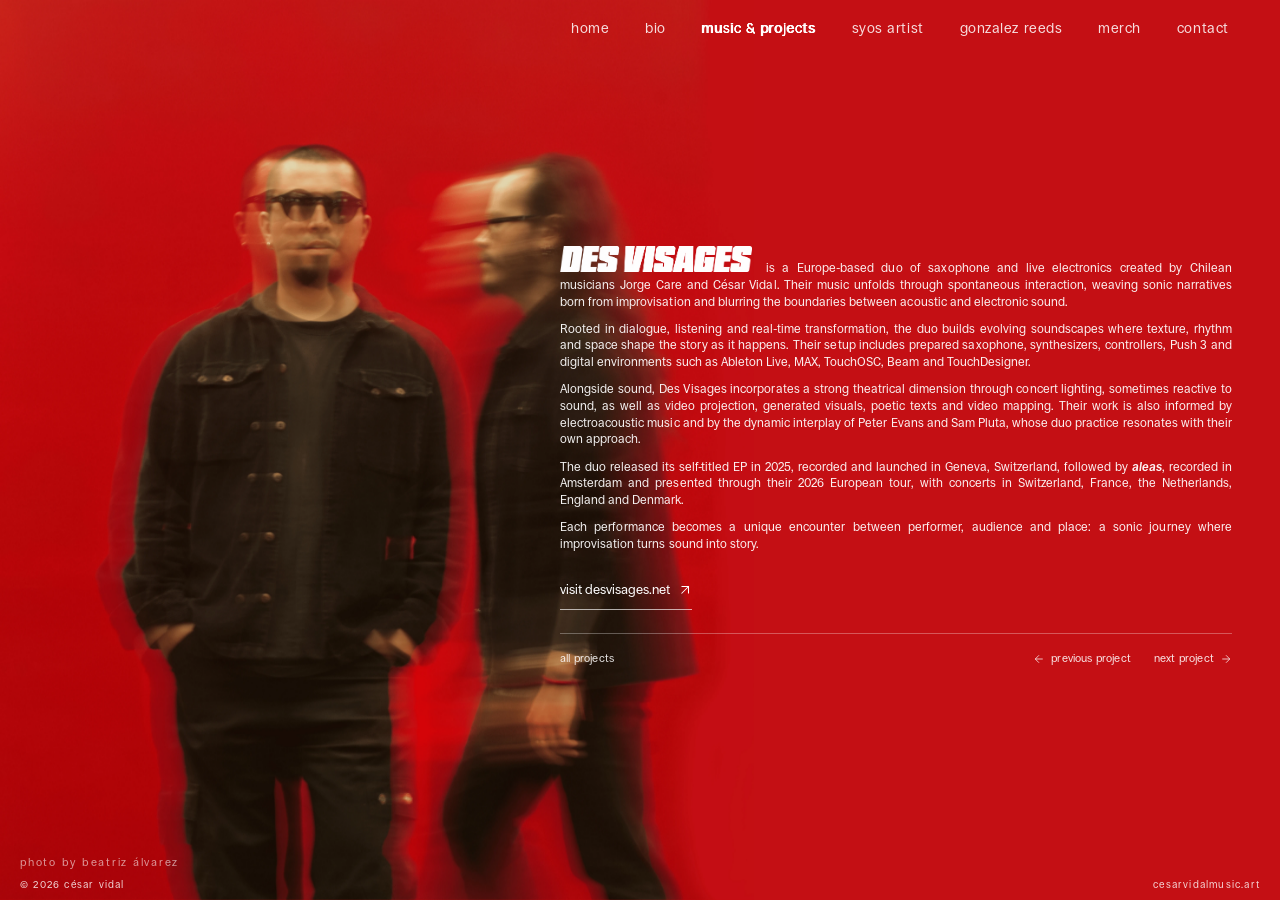
<file: des-visages.html>
<!DOCTYPE html>
<html lang="en">
<head>
  <meta charset="UTF-8" />

  <!-- Read navigation intent before waiting for external styles or scripts. -->
  <script>
    (function () {
      try {
        const key = "cv-page-transition";
        const raw = sessionStorage.getItem(key);
        sessionStorage.removeItem(key);
        const state = raw ? JSON.parse(raw) : null;
        const age = state ? Date.now() - Number(state.time) : Infinity;
        if (state && state.target === location.pathname && age >= 0 && age < 60000) {
          document.documentElement.classList.add("cv-transition-incoming");
          document.documentElement.classList.add("cv-transition-to-des-visages-photo");
        }
      } catch (error) {
        // Navigation remains available when storage is blocked.
      }
    })();
  </script>
  <link rel="stylesheet" href="css/page-transition.css?v=21" />
  <script defer src="gallery-transition.js?v=1"></script>
  <script defer src="page-transition.js?v=21" onerror="document.documentElement.classList.remove('cv-transition-incoming', 'cv-transition-to-des-visages-photo')"></script>

  <meta name="viewport" content="width=device-width, initial-scale=1.0" />
  <meta name="description" content="Des Visages — saxophone and live electronics duo by Jorge Care and César Vidal." />
  <title>Des Visages — César Vidal</title>

  <link rel="preload" href="fonts/Ronzino-BoldOblique.woff2" as="font" type="font/woff2" crossorigin />
  <link rel="preload" href="fonts/Ronzino-Regular.woff2" as="font" type="font/woff2" crossorigin />
  <link rel="preload" href="fonts/Ronzino-Oblique.woff2" as="font" type="font/woff2" crossorigin />
  <link rel="preload" as="image" href="img/title-des-visages-v1.png" type="image/png" fetchpriority="high">

  <link rel="icon" href="favicon.ico?v=7" sizes="any">
  <link rel="icon" href="favicon.svg?v=7" type="image/svg+xml">
  <link rel="apple-touch-icon" href="apple-touch-icon.png?v=7">
  <script defer src="favicon.js?v=7"></script>

  <link rel="stylesheet" href="css/style.css?v=17" />

  <style>
    :root {
      --dv-red: #C40F14;
    }

    html, body {
      height: 100%;
      overflow: hidden;
      background: var(--dv-red);
    }

    .cv-page {
      position: relative;
      height: 100vh;
      overflow: hidden;
      background: var(--dv-red);
    }

    .cv-dv-bg-img {
      position: fixed;
      left: 0;
      bottom: 0;
      height: 100vh;
      width: auto;
      max-width: none;
      object-fit: contain;
      object-position: left bottom;
      z-index: 0;
      pointer-events: none;
      user-select: none;
    }

    .cv-nav {
      background: transparent;
      z-index: 5;
    }

    .cv-nav.cv-nav--dark a {
      color: rgba(255,255,255,0.86);
    }

    .cv-nav.cv-nav--dark a:hover {
      color: #ffffff;
    }

    .cv-nav a.active {
      color: #ffffff;
      text-shadow: 0.35px 0 currentColor, -0.35px 0 currentColor;
    }

    .cv-nav-soon {
      position: relative;
    }

    .cv-nav-soon > a {
      cursor: default;
    }

    .cv-nav-soon-bubble {
      position: absolute;
      top: calc(100% + 0.55rem);
      left: 50%;
      transform: translateX(-50%) translateY(-0.15rem);
      opacity: 0;
      pointer-events: none;
      padding: 0.34rem 0.52rem 0.38rem;
      border-radius: 999px;
      font-family: 'Ronzino', sans-serif;
      font-size: 10px;
      line-height: 1;
      letter-spacing: 0.08em;
      text-transform: lowercase;
      white-space: nowrap;
      color: var(--dv-red);
      background: #ffffff;
      transition: opacity 0.25s ease, transform 0.25s ease;
    }

    .cv-nav-soon:hover .cv-nav-soon-bubble {
      opacity: 1;
      transform: translateX(-50%) translateY(0);
    }

    .cv-page-content {
      position: relative;
      z-index: 2;
      height: 100vh;
      display: flex;
      flex-direction: column;
      min-height: 0;
      padding-top: var(--nav-height);
      background: transparent;
    }

    .cv-dv-layout {
      flex: 1;
      min-height: 0;
      display: grid;
      grid-template-columns: minmax(34vw, 40vw) minmax(0, 1fr);
      align-items: center;
      padding: 0 var(--pad-x) 2.15rem 0;
      box-sizing: border-box;
      background: transparent;
    }

    .cv-dv-copy-panel {
      grid-column: 2;
      display: flex;
      align-items: center;
      justify-content: flex-start;
      min-width: 0;
      height: 100%;
      padding-left: calc(clamp(0.15rem, 0.8vw, 1rem) + 1cm);
      box-sizing: border-box;
    }

    .cv-dv-copy {
      width: 100%;
      max-width: 760px;
      font-family: 'Ronzino', sans-serif;
      color: #ffffff;
    }

    .cv-page-title {
      margin: 0 0 clamp(0.85rem, 1.65vh, 1.25rem);
      color: #ffffff;
    }

    .cv-dv-opening {
      --run-in-copy-size: clamp(12px, .92vw, 14.2px);
      --run-in-copy-leading: 1.39;
      --run-in-paragraph-gap: .66rem;
      --run-in-title-height: clamp(26px, 2vw, 34px);
      --run-in-title-ratio: 7.4;
      --run-in-art-left: -5.74358974%;
      --run-in-art-top: -71.86440678%;
      --run-in-art-width: 111.38461538%;
      --run-in-art-height: 245.42372881%;
    }

    .cv-dv-copy p {
      margin: 0 0 0.66rem;
      font-size: clamp(12px, 0.92vw, 14.2px);
      line-height: 1.39;
      letter-spacing: 0.002em;
      color: rgba(255,255,255,0.94);
      text-align: justify;
      text-justify: inter-word;
    }

    .cv-dv-copy p:last-of-type {
      margin-bottom: 0;
    }

    .cv-dv-website {
      margin-top: clamp(18px, 2.4vh, 26px);
      font-size: clamp(13px, .98vw, 15px);
      line-height: 1.4;
      color: #fff;
    }

    .cv-dv-website a {
      display: inline-flex;
      align-items: center;
      gap: .65em;
      min-height: 36px;
      padding-bottom: 3px;
      border-bottom: .5px solid rgba(255,255,255,.65);
    }

    .cv-dv-website svg {
      width: 14px;
      height: 14px;
      fill: none;
      stroke: currentColor;
      stroke-width: 1.2;
    }

    .cv-dv-website a:is(:hover, :focus-visible) {
      border-color: #fff;
      text-shadow: .3px 0 currentColor;
    }

    .cv-dv-photo-credit {
      position: fixed;
      left: clamp(0.75rem, 2vw, 1.25rem);
      bottom: 1.85rem;
      z-index: 4;
      font-family: 'Ronzino', sans-serif;
      font-size: clamp(9px, 0.9vw, 11px);
      letter-spacing: 0.16em;
      color: rgba(255,255,255,0.58);
      text-transform: lowercase;
      pointer-events: none;
    }

    .cv-dv-footer {
      position: fixed;
      left: 0;
      right: 0;
      bottom: 0;
      z-index: 4;
      padding: 0.55rem clamp(0.5rem, 2vw, 1.25rem);
      display: flex;
      justify-content: space-between;
      align-items: center;
      background: transparent;
      border: 0;
      pointer-events: none;
    }

    .cv-dv-footer span {
      font-family: 'Ronzino', sans-serif;
      font-size: 10px;
      letter-spacing: 0.12em;
      text-transform: lowercase;
      color: rgba(255,255,255,0.82);
    }
  </style>
  <link rel="stylesheet" href="css/inline-project-heading.css?v=2" />
  <link rel="stylesheet" href="css/project-navigation.css?v=2" />
</head>

<body>
  <div class="cv-transition-entering" aria-hidden="true"></div>
  <div class="cv-page" data-page-transition-content>

    <img
      class="cv-dv-bg-img"
      src="img/des-visages-red.webp"
      alt=""
      aria-hidden="true"
      decoding="async"
      fetchpriority="high"
    />
    <script>
      window.cvPageReady = document.querySelector('.cv-dv-bg-img').decode().catch(() => {});
    </script>

    <nav class="cv-nav cv-nav--dark">
      <ul>
        <li><a href="index.html">home</a></li>
        <li><a href="bio.html">bio</a></li>
        <li><a href="music-projects.html" class="active">music &amp; projects</a></li>
        <li><a href="https://syos.co/en/blogs/our-artists/cesar-vidal" target="_blank" rel="noopener">syos artist</a></li>
        <li><a href="gonzalez-reeds.html">gonzalez reeds</a></li>
        <li class="cv-nav-soon">
          <a href="#" aria-disabled="true">merch</a>
          <span class="cv-nav-soon-bubble">coming soon</span>
        </li>
        <li><a href="contact.html">contact</a></li>
      </ul>
    </nav>

    <main class="cv-page-content">
      <section class="cv-dv-layout">

        <article class="cv-dv-copy-panel">
          <div class="cv-dv-copy">
            <div class="cv-dv-opening cv-run-in-opening">
              <h1 class="cv-page-title cv-run-in-title">
                <span class="cv-run-in-title-label">Des Visages</span>
                <span class="cv-run-in-title-art" aria-hidden="true">
                  <img src="img/title-des-visages-v1.png" alt="" width="2172" height="724" decoding="async" onerror="this.closest('h1').classList.add('cv-run-in-fallback')">
                </span>
              </h1>
            <p>
              is a Europe-based duo of saxophone and live electronics created by Chilean musicians Jorge Care and César Vidal. Their music unfolds through spontaneous interaction, weaving sonic narratives born from improvisation and blurring the boundaries between acoustic and electronic sound.
            </p>
            </div>

            <p>
              Rooted in dialogue, listening and real-time transformation, the duo builds evolving soundscapes where texture, rhythm and space shape the story as it happens. Their setup includes prepared saxophone, synthesizers, controllers, Push 3 and digital environments such as Ableton Live, MAX, TouchOSC, Beam and TouchDesigner.
            </p>

            <p>
              Alongside sound, Des Visages incorporates a strong theatrical dimension through concert lighting, sometimes reactive to sound, as well as video projection, generated visuals, poetic texts and video mapping. Their work is also informed by electroacoustic music and by the dynamic interplay of Peter Evans and Sam Pluta, whose duo practice resonates with their own approach.
            </p>

            <p>
              The duo released its self-titled EP in 2025, recorded and launched in Geneva, Switzerland, followed by <em>aleas</em>, recorded in Amsterdam and presented through their 2026 European tour, with concerts in Switzerland, France, the Netherlands, England and Denmark.
            </p>

            <p>
              Each performance becomes a unique encounter between performer, audience and place: a sonic journey where improvisation turns sound into story.
            </p>

            <div class="cv-dv-website">
              <a href="https://www.desvisages.net/" target="_blank" rel="noopener">visit desvisages.net <svg viewBox="0 0 16 16" aria-hidden="true" focusable="false"><path d="M4 12l8-8M4 4h8v8"/></svg></a>
            </div>

            <nav class="cv-project-nav" aria-label="Project navigation">
              <a class="cv-project-nav-all" href="music-projects.html">all projects</a>
              <a class="cv-project-nav-previous" href="flor-de-loto.html" rel="prev" aria-label="Previous project: Flor de Loto" title="Flor de Loto">
                <svg viewBox="0 0 16 16" aria-hidden="true" focusable="false"><path d="M13 8H3m5-5L3 8l5 5"/></svg><span>previous<span class="cv-project-nav-context"> project</span></span>
              </a>
              <a class="cv-project-nav-next" href="nubes.html" rel="next" aria-label="Next project: NUBES" title="NUBES">
                <span>next<span class="cv-project-nav-context"> project</span></span><svg viewBox="0 0 16 16" aria-hidden="true" focusable="false"><path d="M3 8h10M8 3l5 5-5 5"/></svg>
              </a>
            </nav>
          </div>
        </article>

      </section>
    </main>

    <span class="cv-dv-photo-credit">photo by beatriz álvarez</span>

    <footer class="cv-dv-footer">
      <span>© 2026 César Vidal</span>
      <span>cesarvidalmusic.art</span>
    </footer>

  </div>

  <script>
    document.querySelectorAll(".cv-nav-soon > a").forEach(link => {
      link.addEventListener("click", event => {
        event.preventDefault();
      });
    });
  </script>
</body>
</html>
</file>
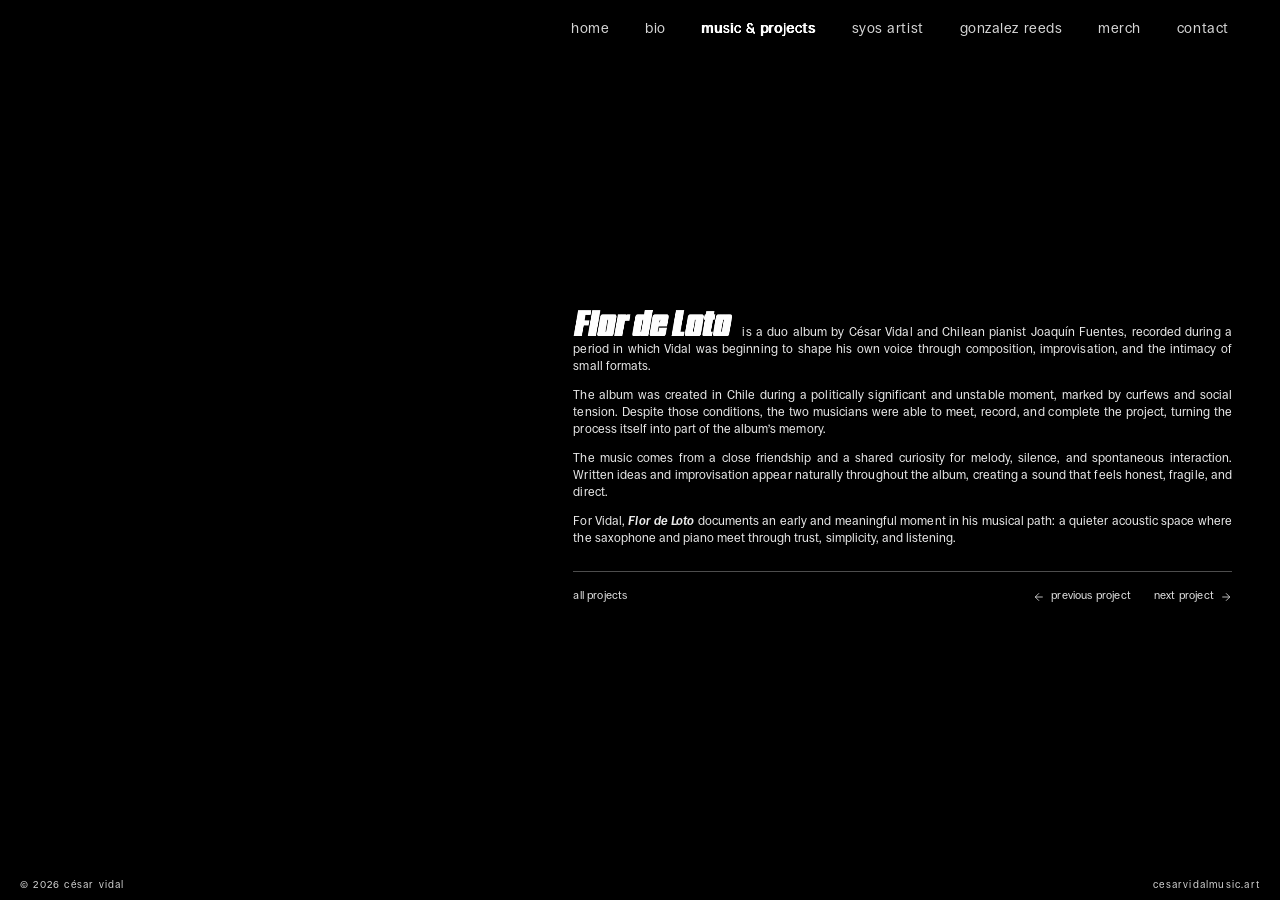
<file: flor-de-loto.html>
<!DOCTYPE html>
<html lang="en">
<head>
  <meta charset="UTF-8" />

  <!-- Read navigation intent before waiting for external styles or scripts. -->
  <script>
    (function () {
      try {
        const key = "cv-page-transition";
        const raw = sessionStorage.getItem(key);
        sessionStorage.removeItem(key);
        const state = raw ? JSON.parse(raw) : null;
        const age = state ? Date.now() - Number(state.time) : Infinity;
        if (state && state.target === location.pathname && age >= 0 && age < 60000) {
          document.documentElement.classList.add("cv-transition-incoming");
          document.documentElement.classList.add("cv-transition-to-flor-photo");
        }
      } catch (error) {
        // Navigation remains available when storage is blocked.
      }
    })();
  </script>
  <link rel="stylesheet" href="css/page-transition.css?v=21" />
  <script defer src="gallery-transition.js?v=1"></script>
  <script defer src="page-transition.js?v=21" onerror="document.documentElement.classList.remove('cv-transition-incoming', 'cv-transition-to-flor-photo')"></script>

  <meta name="viewport" content="width=device-width, initial-scale=1.0" />
  <meta name="description" content="Flor de Loto — César Vidal" />
  <title>Flor de Loto — César Vidal</title>

  <link rel="preload" href="fonts/Ronzino-BoldOblique.woff2" as="font" type="font/woff2" crossorigin />
  <link rel="preload" href="fonts/Ronzino-Regular.woff2" as="font" type="font/woff2" crossorigin />
  <link rel="preload" href="fonts/Ronzino-Oblique.woff2" as="font" type="font/woff2" crossorigin />
  <link rel="preload" as="image" href="img/title-projects-inline-v1.png" type="image/png" fetchpriority="high">
  <link rel="icon" href="favicon.ico?v=7" sizes="any">
  <link rel="icon" href="favicon.svg?v=7" type="image/svg+xml">
  <link rel="apple-touch-icon" href="apple-touch-icon.png?v=7">
  <script defer src="favicon.js?v=7"></script>
  <link rel="stylesheet" href="css/style.css?v=17" />

  <style>
    html, body {
      height: 100%;
      overflow: hidden;
      background: #000;
    }

    .cv-page {
      position: relative;
      height: 100vh;
      overflow: hidden;
      background: #000;
    }

    .cv-flor-bg-video {
      position: fixed;
      inset: 0;
      width: 100vw;
      height: 100vh;
      object-fit: cover;
      object-position: center center;
      z-index: 0;
      pointer-events: none;
    }

    .cv-nav {
      background: transparent;
      z-index: 5;
    }

    .cv-nav.cv-nav--dark a {
      color: rgba(255,255,255,0.84);
    }

    .cv-nav.cv-nav--dark a:hover {
      color: var(--accent);
    }

    .cv-nav a.active {
      color: #ffffff;
      text-shadow: 0.35px 0 currentColor, -0.35px 0 currentColor;
    }

    .cv-page-content {
      position: relative;
      z-index: 2;
      height: 100vh;
      display: flex;
      flex-direction: column;
      min-height: 0;
      padding-top: var(--nav-height);
      box-sizing: border-box;
      background: transparent;
    }

    .cv-flor-stage {
      flex: 1;
      min-height: 0;
      display: flex;
      align-items: center;
      justify-content: center;
      padding: 0 0 2.1rem;
      box-sizing: border-box;
    }

    .cv-flor-panel {
      width: 100vw;
      height: min(74vh, 745px);
      min-height: 560px;
      background: rgba(0,0,0,0.64);
      box-sizing: border-box;
      display: grid;
      grid-template-columns: minmax(0, 0.42fr) minmax(0, 0.58fr);
      gap: clamp(1.8rem, 3.8vw, 4.6rem);
      align-items: center;
      padding: clamp(1.4rem, 2.5vw, 2.8rem) var(--pad-x);
    }

    .cv-flor-player-slot {
      width: 100%;
      min-width: 0;
      display: flex;
      align-items: center;
      justify-content: center;
    }

    .cv-flor-player {
      width: min(350px, 100%);
      height: 470px;
      border: 0;
      display: block;
      box-shadow: 0 18px 42px rgba(0,0,0,0.28);
    }

    .cv-flor-text-slot {
      width: 100%;
      max-width: 760px;
      min-width: 0;
      font-family: 'Ronzino', sans-serif;
      color: #ffffff;
      justify-self: start;
    }

    .cv-flor-opening {
      --run-in-copy-size: clamp(12px, .92vw, 14.2px);
      --run-in-copy-leading: 1.43;
      --run-in-paragraph-gap: .72rem;
      --run-in-title-height: clamp(26px, 2vw, 34px);
      --run-in-title-ratio: 6.1;
      --run-in-art-left: -9.15395284%;
      --run-in-art-top: -329.35323383%;
      --run-in-art-width: 115.95006935%;
      --run-in-art-height: 468.15920398%;
    }

    .cv-page-title {
      margin: 0 0 clamp(0.9rem, 1.7vh, 1.3rem);
      color: #ffffff;
    }

    .cv-flor-copy {
      margin: 0 0 0.72rem;
      font-size: clamp(12px, 0.92vw, 14.2px);
      line-height: 1.43;
      letter-spacing: 0.002em;
      color: rgba(255,255,255,0.92);
      text-align: justify;
      text-justify: inter-word;
    }

    .cv-flor-copy em {
      font-style: italic;
    }

    .cv-flor-copy:last-of-type {
      margin-bottom: 0;
    }

    .cv-flor-footer {
      position: fixed;
      left: 0;
      right: 0;
      bottom: 0;
      z-index: 4;
      padding: 0.55rem clamp(0.5rem, 2vw, 1.25rem);
      display: flex;
      justify-content: space-between;
      align-items: center;
      background: transparent;
      border: 0;
      pointer-events: none;
    }

    .cv-flor-footer span {
      font-family: 'Ronzino', sans-serif;
      font-size: 10px;
      letter-spacing: 0.12em;
      text-transform: lowercase;
      color: rgba(255,255,255,0.82);
    }
  </style>
  <link rel="stylesheet" href="css/inline-project-heading.css?v=2" />
  <link rel="stylesheet" href="css/project-navigation.css?v=2" />
</head>

<body>
  <div class="cv-transition-entering" aria-hidden="true"></div>
  <div class="cv-page" data-page-transition-content>

    <video class="cv-flor-bg-video" autoplay muted loop playsinline preload="auto">
      <source src="videos/flor-de-loto-video.mp4" type="video/mp4">
    </video>

    <nav class="cv-nav cv-nav--dark">
      <ul>
        <li><a href="index.html">home</a></li>
        <li><a href="bio.html">bio</a></li>
        <li><a href="music-projects.html" class="active">music &amp; projects</a></li>
        <li><a href="https://syos.co/en/blogs/our-artists/cesar-vidal" target="_blank" rel="noopener">syos artist</a></li>
        <li><a href="gonzalez-reeds.html">gonzalez reeds</a></li>
        <li class="cv-nav-soon">
          <a href="#" aria-disabled="true">merch</a>
          <span class="cv-nav-soon-bubble">coming soon</span>
        </li>
        <li><a href="contact.html">contact</a></li>
      </ul>
    </nav>

    <main class="cv-page-content">
      <section class="cv-flor-stage">

        <div class="cv-flor-panel">

          <div class="cv-flor-player-slot">
            <iframe
              class="cv-flor-player"
              src="https://bandcamp.com/EmbeddedPlayer/album=512851481/size=large/bgcol=333333/linkcol=0f91ff/tracklist=false/transparent=true/"
              seamless>
              <a href="https://cesarvidal.bandcamp.com/album/flor-de-loto">Flor de Loto by César Vidal, Joaquín Fuentes</a>
            </iframe>
          </div>

          <article class="cv-flor-text-slot">
            <div class="cv-flor-opening cv-run-in-opening">
              <h1 class="cv-page-title cv-run-in-title">
                <span class="cv-run-in-title-label">Flor de Loto</span>
                <span class="cv-run-in-title-art" aria-hidden="true">
                  <img src="img/title-projects-inline-v1.png" width="1672" height="941" alt="" decoding="async" onerror="this.closest('h1').classList.add('cv-run-in-fallback')">
                </span>
              </h1>

              <p class="cv-flor-copy">
                is a duo album by César Vidal and Chilean pianist Joaquín Fuentes, recorded during a period in which Vidal was beginning to shape his own voice through composition, improvisation, and the intimacy of small formats.
              </p>
            </div>

            <p class="cv-flor-copy">
              The album was created in Chile during a politically significant and unstable moment, marked by curfews and social tension. Despite those conditions, the two musicians were able to meet, record, and complete the project, turning the process itself into part of the album’s memory.
            </p>

            <p class="cv-flor-copy">
              The music comes from a close friendship and a shared curiosity for melody, silence, and spontaneous interaction. Written ideas and improvisation appear naturally throughout the album, creating a sound that feels honest, fragile, and direct.
            </p>

            <p class="cv-flor-copy">
              For Vidal, <em>Flor de Loto</em> documents an early and meaningful moment in his musical path: a quieter acoustic space where the saxophone and piano meet through trust, simplicity, and listening.
            </p>
            <nav class="cv-project-nav" aria-label="Project navigation">
              <a class="cv-project-nav-all" href="music-projects.html">all projects</a>
              <a class="cv-project-nav-previous" href="aleas.html" rel="prev" aria-label="Previous project: aleas" title="aleas">
                <svg viewBox="0 0 16 16" aria-hidden="true" focusable="false"><path d="M13 8H3m5-5L3 8l5 5"/></svg><span>previous<span class="cv-project-nav-context"> project</span></span>
              </a>
              <a class="cv-project-nav-next" href="des-visages.html" rel="next" aria-label="Next project: Des Visages" title="Des Visages">
                <span>next<span class="cv-project-nav-context"> project</span></span><svg viewBox="0 0 16 16" aria-hidden="true" focusable="false"><path d="M3 8h10M8 3l5 5-5 5"/></svg>
              </a>
            </nav>
          </article>

        </div>

      </section>
    </main>

    <footer class="cv-flor-footer">
      <span>© 2026 César Vidal</span>
      <span>cesarvidalmusic.art</span>
    </footer>

  </div>

  <script>
    document.querySelectorAll(".cv-nav-soon > a").forEach(link => {
      link.addEventListener("click", event => {
        event.preventDefault();
      });
    });
  </script>
</body>
</html>
</file>
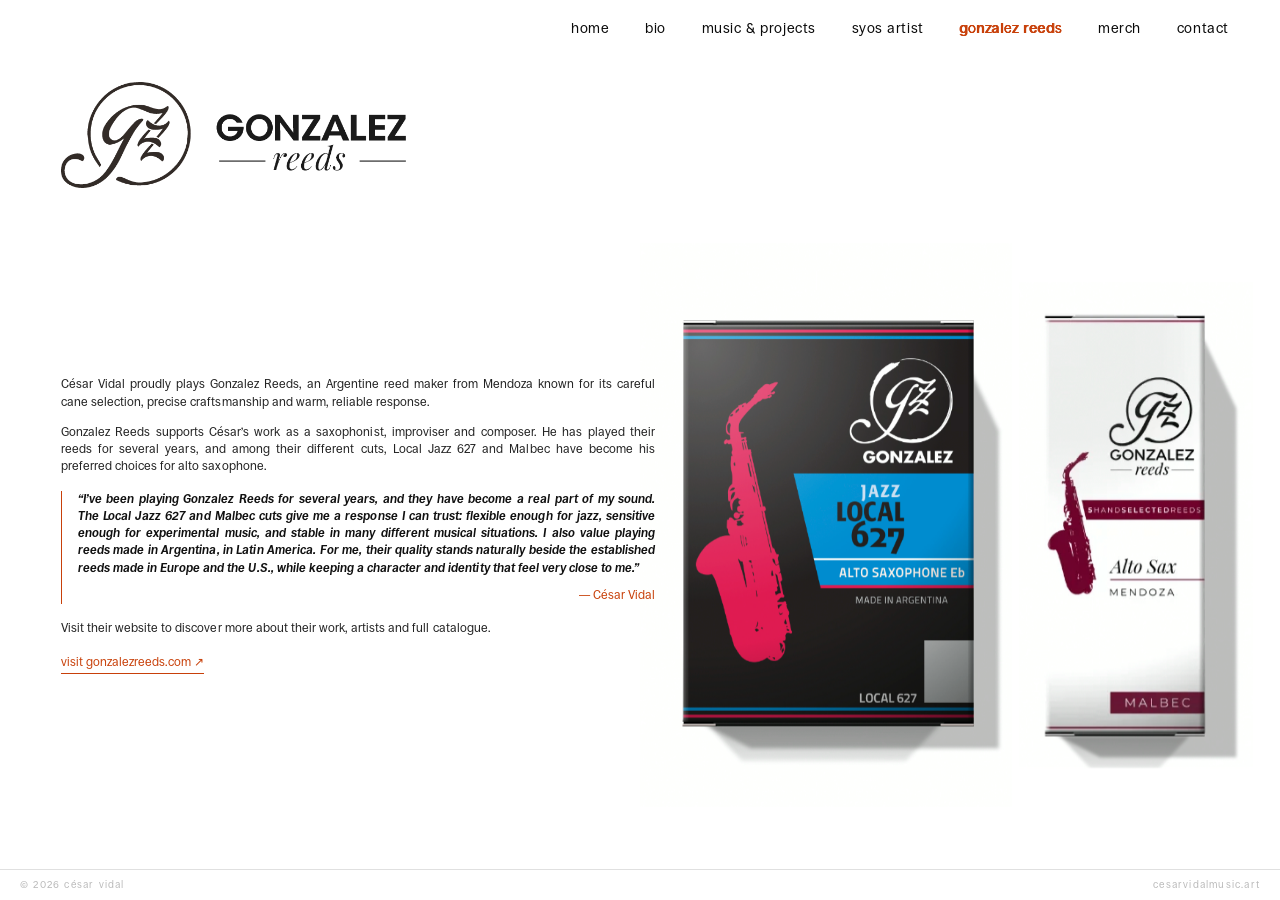
<file: gonzalez-reeds.html>
<!DOCTYPE html>
<html lang="en">
<head>
  <meta charset="UTF-8" />

  <!-- Read navigation intent before waiting for external styles or scripts. -->
  <script>
    (function () {
      try {
        const key = "cv-page-transition";
        const raw = sessionStorage.getItem(key);
        sessionStorage.removeItem(key);
        const state = raw ? JSON.parse(raw) : null;
        const age = state ? Date.now() - Number(state.time) : Infinity;
        if (state && state.target === location.pathname && age >= 0 && age < 60000) {
          document.documentElement.classList.add("cv-transition-incoming");
          document.documentElement.classList.add("cv-transition-to-gonzalez-photo");
        }
      } catch (error) {
        // Navigation remains available when storage is blocked.
      }
    })();
  </script>
  <link rel="stylesheet" href="css/page-transition.css?v=21" />
  <script defer src="gallery-transition.js?v=1"></script>
  <script defer src="page-transition.js?v=21" onerror="document.documentElement.classList.remove('cv-transition-incoming', 'cv-transition-to-gonzalez-photo')"></script>


  <meta name="viewport" content="width=device-width, initial-scale=1.0" />
  <meta name="description" content="Gonzalez Reeds — César Vidal" />
  <title>Gonzalez Reeds — César Vidal</title>

  <link rel="preload" href="fonts/Ronzino-BoldOblique.woff2" as="font" type="font/woff2" crossorigin />
  <link rel="preload" href="fonts/Ronzino-Regular.woff2" as="font" type="font/woff2" crossorigin />
  <link rel="preload" href="fonts/Ronzino-Oblique.woff2" as="font" type="font/woff2" crossorigin />

  <link rel="icon" href="favicon.ico?v=7" sizes="any">
  <link rel="icon" href="favicon.svg?v=7" type="image/svg+xml">
  <link rel="apple-touch-icon" href="apple-touch-icon.png?v=7">
  <script defer src="favicon.js?v=7"></script>

  <link rel="stylesheet" href="css/style.css?v=17" />

  <style>
    html, body {
      height: 100%;
      overflow: hidden;
      background: #fff;
    }

    .cv-page {
      height: 100vh;
      display: flex;
      flex-direction: column;
      overflow: hidden;
      background: #fff;
    }

    .cv-page-content {
      flex: 1;
      display: flex;
      flex-direction: column;
      min-height: 0;
      padding-top: 0;
    }

    .cv-page-hero {
      padding: calc(var(--nav-height) + 1.65rem) var(--pad-x) 0.35rem;
      padding-left: calc(var(--pad-x) + clamp(0rem, 1vw, 1rem));
      flex-shrink: 0;
      display: flex;
      align-items: flex-end;
      border-bottom: 0;
      background: #fff;
    }

    .cv-gonzalez-hero-logo {
      display: block;
      width: clamp(240px, 27vw, 380px);
      max-width: 100%;
      height: auto;
      opacity: 0.92;
    }

    .cv-gonzalez-stage {
      flex: 1;
      min-height: 0;
      padding: 0 var(--pad-x) 0.75rem;
      display: grid;
      grid-template-columns: minmax(0, 1.06fr) minmax(0, 0.94fr);
      gap: clamp(1.2rem, 3vw, 3.2rem);
      align-items: center;
      overflow: hidden;
    }

    .cv-gonzalez-text {
      max-width: 720px;
      padding-left: clamp(0rem, 1vw, 1rem);
      font-family: 'Ronzino', sans-serif;
      color: #0A0A0A;
    }

    .cv-gonzalez-copy {
      margin: 0 0 0.8rem;
      font-size: clamp(12px, 0.92vw, 14.2px);
      line-height: 1.43;
      letter-spacing: 0.002em;
      color: #222;
      text-align: justify;
      text-justify: inter-word;
    }

    .cv-gonzalez-quote {
      margin: 1rem 0;
      padding: 0 0 0 clamp(0.85rem, 1.25vw, 1.2rem);
      border-left: 0.5px solid #C8400A;
      font-family: 'Ronzino', sans-serif;
      font-style: oblique;
      font-size: clamp(12px, 0.92vw, 14.2px);
      line-height: 1.43;
      letter-spacing: 0.002em;
      color: #111;
      text-align: justify;
      text-justify: inter-word;
    }

    .cv-gonzalez-quote cite {
      display: block;
      margin-top: 0.65rem;
      font-style: normal;
      text-align: right;
      color: #C8400A;
    }

    .cv-gonzalez-link {
      display: inline-block;
      margin-top: 0.05rem;
      font-family: 'Ronzino', sans-serif;
      font-size: clamp(12px, 0.92vw, 14.2px);
      line-height: 1.43;
      letter-spacing: 0.002em;
      text-transform: none;
      font-weight: 400;
      font-style: normal;
      color: #C8400A;
      text-decoration: none;
      border-bottom: 0.5px solid #C8400A;
      padding-bottom: 2px;

      transition:
        transform 0.25s ease,
        color 0.25s ease,
        border-color 0.25s ease;

      transform-origin: left center;
    }

    .cv-gonzalez-link:hover {
      transform: scale(1.04);
      color: #0A0A0A;
      border-color: #0A0A0A;
    }

    .cv-reeds-visuals {
      --reed-package-height: clamp(310px, min(58vh, 38vw), 575px);

      display: flex;
      align-items: center;
      justify-content: center;
      gap: clamp(0.25rem, 0.55vw, 0.6rem);
      margin-left: calc(-1 * clamp(12px, 2.5vw, 40px));
      min-width: 0;
    }

    .cv-reed-card {
      display: flex;
      align-items: center;
      justify-content: center;
      text-decoration: none;
      line-height: 0;
      /* The photos' white margins must not hide adjacent copy as they grow. */
      mix-blend-mode: multiply;

      transition:
        transform 0.38s ease,
        filter 0.38s ease;

      transform-origin: center center;
      will-change: transform;
    }

    .cv-reed-card:hover {
      transform: scale(1.13);
      filter: brightness(1.04);
      z-index: 3;
    }

    .cv-reed-img {
      display: block;
      width: auto;
      max-width: none;
      object-fit: contain;
    }

    .cv-reed-card--local .cv-reed-img {
      height: calc(var(--reed-package-height) * 1.16);
    }

    .cv-reed-card--malbec .cv-reed-img {
      height: calc(var(--reed-package-height) * 1);
    }

    .cv-reed-card--malbec {
      transform: none;
    }

    .cv-reed-card--malbec:hover {
      transform: scale(1.13);
    }

    @media (max-width: 900px) {
      .cv-reeds-visuals {
        --reed-package-height: clamp(310px, 49vh, 485px);
        margin-left: 0;
      }
    }

    .cv-footer {
      flex-shrink: 0;
      padding: 0.55rem clamp(0.5rem, 2vw, 1.25rem);
      display: flex;
      justify-content: space-between;
      align-items: center;
      border-top: 0.5px solid #E0E0E0;
      background: #fff;
    }

    .cv-footer span {
      font-family: 'Ronzino', sans-serif;
      font-size: 10px;
      letter-spacing: 0.12em;
      text-transform: lowercase;
      color: #bbb;
    }
  </style>

</head>

<body>
  <div class="cv-transition-entering" aria-hidden="true"></div>
  <div class="cv-page" data-page-transition-content>

    <nav class="cv-nav cv-nav--light">
      <ul>
        <li><a href="index.html">home</a></li>
        <li><a href="bio.html">bio</a></li>
        <li><a href="music-projects.html">music &amp; projects</a></li>
        <li><a href="https://syos.co/en/blogs/our-artists/cesar-vidal" target="_blank" rel="noopener">syos artist</a></li>
        <li><a href="gonzalez-reeds.html" class="active">gonzalez reeds</a></li>

        <li class="cv-nav-soon">
          <a href="#" aria-disabled="true">merch</a>
          <span class="cv-nav-soon-bubble">coming soon</span>
        </li>

        <li><a href="contact.html">contact</a></li>
      </ul>
    </nav>

    <main class="cv-page-content">

      <div class="cv-page-hero">
        <img
          class="cv-gonzalez-hero-logo"
          src="img/logo-gonzalez.webp"
          alt="Gonzalez Reeds logo"
        />
      </div>

      <section class="cv-gonzalez-stage">

        <div class="cv-gonzalez-text">

          <p class="cv-gonzalez-copy">
            César Vidal proudly plays Gonzalez Reeds, an Argentine reed maker from Mendoza known for its careful cane selection, precise craftsmanship and warm, reliable response.
          </p>

          <p class="cv-gonzalez-copy">
            Gonzalez Reeds supports César’s work as a saxophonist, improviser and composer. He has played their reeds for several years, and among their different cuts, Local Jazz 627 and Malbec have become his preferred choices for alto saxophone.
          </p>

          <blockquote class="cv-gonzalez-quote">
            “I’ve been playing Gonzalez Reeds for several years, and they have become a real part of my sound. The Local Jazz 627 and Malbec cuts give me a response I can trust: flexible enough for jazz, sensitive enough for experimental music, and stable in many different musical situations. I also value playing reeds made in Argentina, in Latin America. For me, their quality stands naturally beside the established reeds made in Europe and the U.S., while keeping a character and identity that feel very close to me.”
            <cite>— César Vidal</cite>
          </blockquote>

          <p class="cv-gonzalez-copy">
            Visit their website to discover more about their work, artists and full catalogue.
          </p>

          <a
            class="cv-gonzalez-link"
            href="https://www.gonzalezreeds.com/"
            target="_blank"
            rel="noopener"
          >
            visit gonzalezreeds.com ↗
          </a>

        </div>

        <div class="cv-reeds-visuals">

          <a
            class="cv-reed-card cv-reed-card--local"
            href="https://www.gonzalezreeds.com/products/alto-jazz-local-627-2/"
            target="_blank"
            rel="noopener"
            aria-label="Local Jazz 627 reeds"
          >
            <img
              class="cv-reed-img"
              src="img/local-jazz.avif"
              alt="Gonzalez Reeds Local Jazz 627 for alto saxophone"
            />
          </a>

          <a
            class="cv-reed-card cv-reed-card--malbec"
            href="https://www.gonzalezreeds.com/products/alto-malbec-2/"
            target="_blank"
            rel="noopener"
            aria-label="Malbec reeds"
          >
            <img
              class="cv-reed-img"
              src="img/malbec.avif"
              alt="Gonzalez Reeds Malbec for alto saxophone"
            />
          </a>

        </div>

      </section>

    </main>

    <footer class="cv-footer">
      <span>© 2026 César Vidal</span>
      <span>cesarvidalmusic.art</span>
    </footer>

  </div>

  <!-- MERCH COMING SOON -->

  <script>
    document.querySelectorAll(".cv-nav-soon > a").forEach(link => {
      link.addEventListener("click", event => {
        event.preventDefault();
      });
    });
  </script>
</body>
</html>
</file>
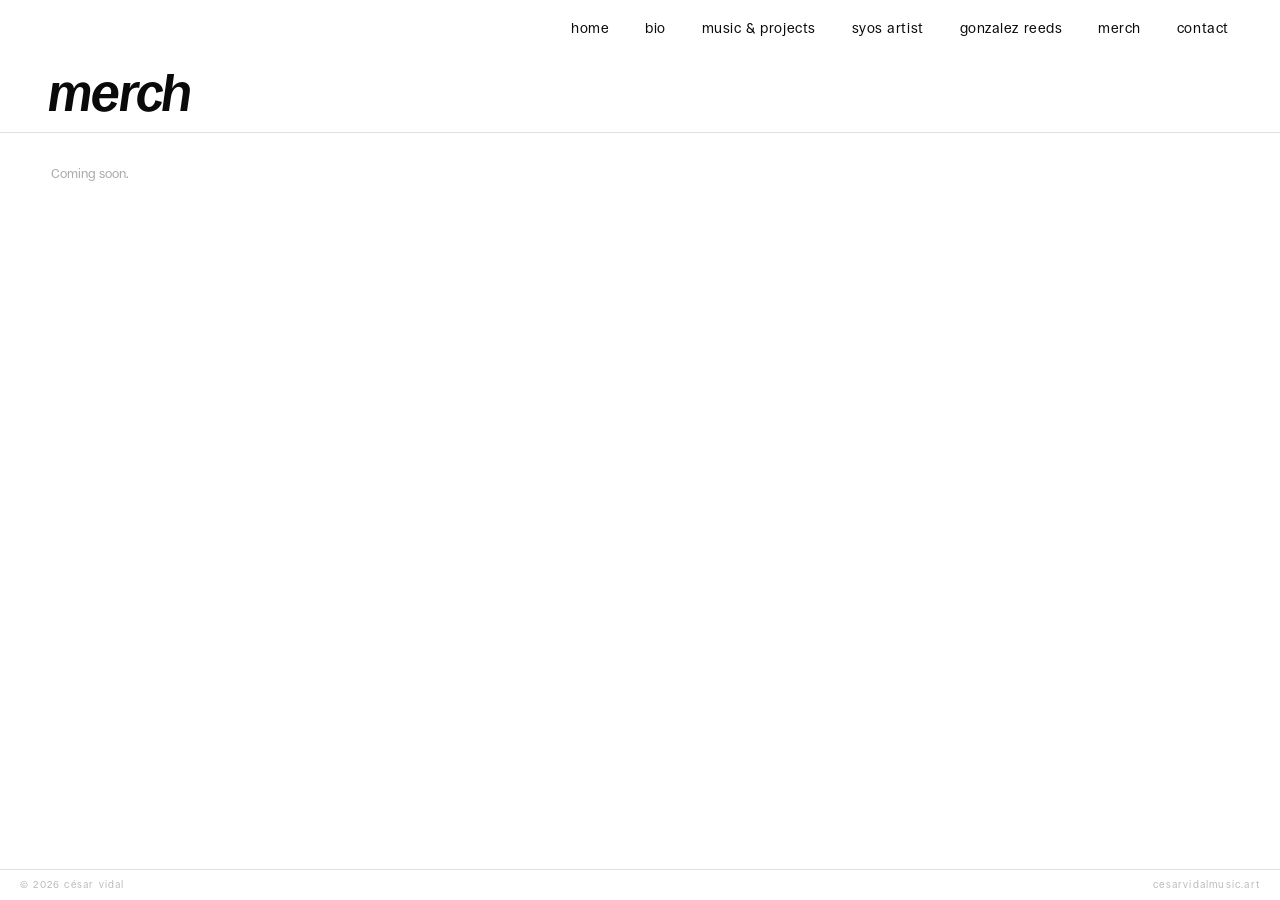
<file: merch.html>
<!DOCTYPE html>
<html lang="en">
<head>
  <meta charset="UTF-8" />

  <!-- Read navigation intent before waiting for external styles or scripts. -->
  <script>
    (function () {
      try {
        const key = "cv-page-transition";
        const raw = sessionStorage.getItem(key);
        sessionStorage.removeItem(key);
        const state = raw ? JSON.parse(raw) : null;
        const age = state ? Date.now() - Number(state.time) : Infinity;
        if (state && state.target === location.pathname && age >= 0 && age < 60000) {
          document.documentElement.classList.add("cv-transition-incoming");
          if (state.theme === "white") {
            document.documentElement.classList.add("cv-transition-to-white");
          }
        }
      } catch (error) {
        // Navigation remains available when storage is blocked.
      }
    })();
  </script>
  <link rel="stylesheet" href="css/page-transition.css?v=21" />
  <script defer src="gallery-transition.js?v=1"></script>
  <script defer src="page-transition.js?v=21" onerror="document.documentElement.classList.remove('cv-transition-incoming', 'cv-transition-to-white')"></script>

  <meta name="viewport" content="width=device-width, initial-scale=1.0" />
  <meta name="description" content="Merch — César Vidal." />
  <title>Merch — César Vidal</title>
  <link rel="preload" href="fonts/Ronzino-BoldOblique.woff2" as="font" type="font/woff2" crossorigin />
  <link rel="preload" href="fonts/Ronzino-Regular.woff2" as="font" type="font/woff2" crossorigin />
  <link rel="icon" href="favicon.ico?v=7" sizes="any">
<link rel="icon" href="favicon.svg?v=7" type="image/svg+xml">
<link rel="apple-touch-icon" href="apple-touch-icon.png?v=7">
<script defer src="favicon.js?v=7"></script>
  <link rel="stylesheet" href="css/style.css?v=17" />
</head>
<body>
  <div class="cv-transition-entering" aria-hidden="true"></div>
  <div class="cv-page" data-page-transition-content>
    <nav class="cv-nav cv-nav--light">
      <ul>
        <li><a href="index.html">home</a></li>
        <li><a href="bio.html">bio</a></li>
        <li><a href="music-projects.html">music &amp; projects</a></li>
        <li><a href="https://syos.co/en/blogs/our-artists/cesar-vidal" target="_blank" rel="noopener">syos artist</a></li>
        <li><a href="gonzalez-reeds.html">gonzalez reeds</a></li>
<li class="cv-nav-soon">
  <a href="#" aria-disabled="true">merch</a>
  <span class="cv-nav-soon-bubble">coming soon</span>
</li>        <li><a href="contact.html">contact</a></li>
      </ul>
    </nav>
    <main class="cv-page-content">
      <div class="cv-page-hero">
        <h1 class="cv-page-title">merch</h1>
      </div>
      <div style="padding: 2rem clamp(2rem, 4vw, 3.5rem);">
        <p style="font-family:'Ronzino',sans-serif; font-size:13px; color:#aaa;">Coming soon.</p>
      </div>
    </main>
    <footer class="cv-footer">
      <span>© 2026 César Vidal</span>
      <span>cesarvidalmusic.art</span>
    </footer>
  </div>
  <script>
  document.querySelectorAll(".cv-nav-soon > a").forEach(link => {
    link.addEventListener("click", event => {
      event.preventDefault();
    });
  });
</script>
</body>
</html>
</file>
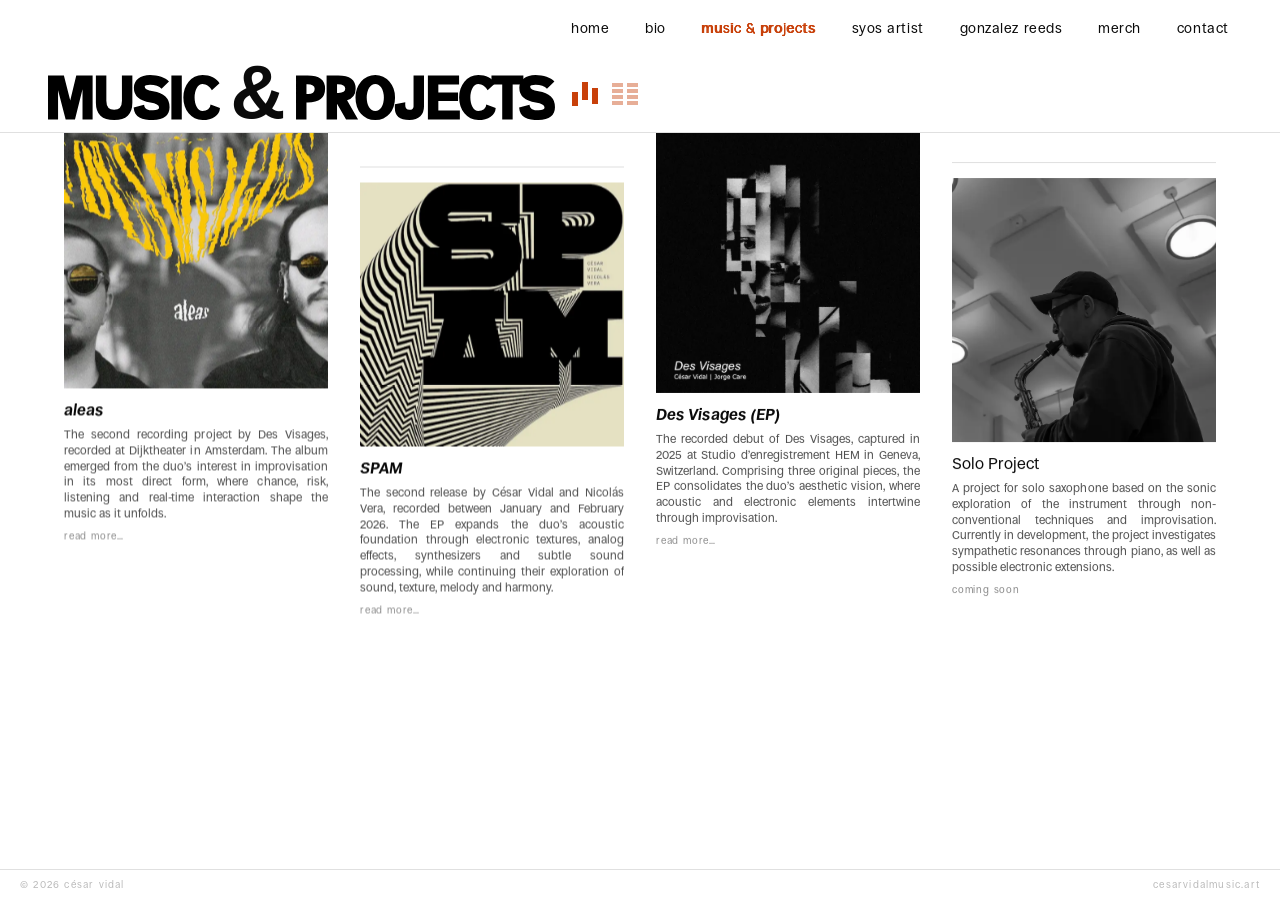
<file: music-projects.html>
<!DOCTYPE html>
<html lang="en">
<head>
  <meta charset="UTF-8" />

  <!-- Read navigation intent before waiting for external styles or scripts. -->
  <script>
    (function () {
      try {
        const previewSeed = Number(new URL(location.href).searchParams.get('cv-scene-preview'));
        if (Number.isInteger(previewSeed) && previewSeed > 0 && previewSeed <= 0xffffffff) {
          // Preparing the layout must not consume the real navigation's intent.
          window.cvMusicTransitionSeed = previewSeed;
          window.cvMusicTransitionPreview = true;
          return;
        }
        const key = "cv-page-transition";
        const raw = sessionStorage.getItem(key);
        sessionStorage.removeItem(key);
        const state = raw ? JSON.parse(raw) : null;
        const age = state ? Date.now() - Number(state.time) : Infinity;
        if (state && state.target === location.pathname && age >= 0 && age < 60000) {
          document.documentElement.classList.add("cv-transition-incoming");
          document.documentElement.classList.add("cv-transition-to-music-live");
          if (Number.isInteger(state.seed) && state.seed > 0 && state.seed <= 0xffffffff) {
            window.cvMusicTransitionSeed = state.seed;
          }
          if (typeof state.preview === 'string' && state.preview.length < 1500000 &&
              /^data:image\/(?:webp|png);base64,[A-Za-z0-9+/=]+$/.test(state.preview)) {
            document.documentElement.style.setProperty('--cv-transition-live-image', `url("${state.preview}")`);
          }
        }
      } catch (error) {
        // Navigation remains available when storage is blocked.
      }
    })();
  </script>
  <link rel="stylesheet" href="css/page-transition.css?v=21" />
  <script defer src="gallery-transition.js?v=1"></script>
  <script defer src="page-transition.js?v=21" onerror="document.documentElement.classList.remove('cv-transition-incoming', 'cv-transition-to-music-live'); document.documentElement.style.removeProperty('--cv-transition-live-image')"></script>

  <meta name="viewport" content="width=device-width, initial-scale=1.0" />
  <meta name="description" content="Music & Projects — César Vidal." />
  <title>Music & Projects — César Vidal</title>

  <link rel="preload" href="fonts/Ronzino-BoldOblique.woff2" as="font" type="font/woff2" crossorigin />
  <link rel="preload" href="fonts/Ronzino-Regular.woff2" as="font" type="font/woff2" crossorigin />
  <link rel="preload" href="fonts/Ronzino-Oblique.woff2" as="font" type="font/woff2" crossorigin />

  <link rel="icon" href="favicon.ico?v=7" sizes="any">
  <link rel="icon" href="favicon.svg?v=7" type="image/svg+xml">
  <link rel="apple-touch-icon" href="apple-touch-icon.png?v=7">
  <script defer src="favicon.js?v=7"></script>

  <link rel="preload" as="image" href="img/cover-des-visages.webp" type="image/webp" fetchpriority="high">
  <link rel="preload" as="image" href="img/cover-nubes.webp" type="image/webp" fetchpriority="high">
  <link rel="preload" as="image" href="img/cover-spam.webp" type="image/webp" fetchpriority="high">
  <link rel="preload" as="image" href="img/cover-artikulation-band.webp" type="image/webp" fetchpriority="high">
  <link rel="preload" as="image" href="img/cover-solo-project.webp" type="image/webp" fetchpriority="high">
  <link rel="preload" as="image" href="img/cover-des-visages-ep.webp" type="image/webp" fetchpriority="high">
  <link rel="preload" as="image" href="img/cover-aleas.webp" type="image/webp" fetchpriority="high">
  <link rel="preload" as="image" href="img/cover-flor-de-loto.webp" type="image/webp" fetchpriority="high">

  <link rel="stylesheet" href="css/style.css?v=17" />
  <link rel="preload" href="img/title-berlin-word-music-v1.svg" as="image" type="image/svg+xml" />
  <link rel="preload" href="img/title-berlin-word-projects-v1.svg" as="image" type="image/svg+xml" />
  <link rel="stylesheet" href="css/title-berlin.css?v=3" />
  <link rel="stylesheet" href="css/music-projects-views.css?v=6" />

  <style>
    html, body {
      height: 100%;
      overflow: hidden;
      background: #ffffff;
    }

    .cv-page {
      height: 100vh;
      display: flex;
      flex-direction: column;
      overflow: hidden;
      background: #ffffff;
    }

    .cv-page-content {
      flex: 1;
      display: flex;
      flex-direction: column;
      min-height: 0;
      padding-top: 0;
    }

    .cv-mp-stage {
      --cv-mp-stage-height: calc(100vh - (var(--nav-height) * 2) - 52px);
      --cv-mp-frame-color: #E0E0E0;
      --cv-mp-frame-width: 1px;
      position: relative;
      flex: none;
      min-height: 0;
      height: var(--cv-mp-stage-height);
      padding: 0 var(--pad-x);
      display: flex;
      gap: 0;
      overflow: hidden;
    }

    .cv-mp-col {
      flex: 1;
      position: relative;
      z-index: 1;
      overflow: visible;
    }

    .cv-mp-col:hover {
      z-index: 2;
    }

    .cv-mp-track {
      position: absolute;
      top: 0;
      left: 0;
      right: 0;
      will-change: transform;
    }

    .cv-mp-card {
      display: flex;
      flex-direction: column;
      align-items: flex-start;
      padding: 1rem 1rem 1.15rem;
      background: #ffffff;
      height: 75vh;
      /* At most two reserved cards per column, including the 5% hover growth. */
      min-height: calc((var(--cv-mp-stage-height) + 5px) / 0.95);
      box-sizing: border-box;
      text-decoration: none;
      color: #0A0A0A;
      gap: 0.82rem;
      transition: background-color 0.35s ease, transform 0.35s ease;
      transform-origin: center center;
      position: relative;
      z-index: 1;
    }

    .cv-mp-card:hover {
      background-color: var(--hover-color, #ffffff);
      transform: scale(1.05);
      z-index: 2;
    }

    .cv-mp-card::after {
      content: "";
      position: absolute;
      inset: 0 1rem;
      /* Each shared horizontal edge is drawn once, with no side borders. */
      box-shadow: inset 0 var(--cv-mp-frame-width) 0 var(--cv-mp-frame-color);
      pointer-events: none;
      transition: opacity 0.2s ease;
    }

    .cv-mp-card:hover::after {
      opacity: 0;
    }

    .cv-mp-card--coming-soon {
      cursor: default;
    }

    .cv-mp-cover {
      width: 100%;
      aspect-ratio: 1 / 1;
      object-fit: cover;
      object-position: center;
      display: block;
      flex-shrink: 0;
    }

    .cv-mp-card-text {
      display: flex;
      flex-direction: column;
      gap: 0.44rem;
      min-height: 0;
      max-width: 100%;
      transition: transform 0.35s ease;
    }

    .cv-mp-card:hover .cv-mp-card-text {
      transform: translateY(-0.02rem);
    }

    .cv-mp-card-title {
      font-family: 'Ronzino', sans-serif;
      font-weight: 400;
      font-size: clamp(13px, 1.25vw, 18px);
      line-height: 1.16;
      letter-spacing: 0.005em;
      color: #0A0A0A;
      transition: color 0.35s ease;
    }

    .cv-mp-card-title em {
      font-style: italic;
    }

    .cv-mp-card-preview {
      display: -webkit-box;
      -webkit-line-clamp: 8;
      -webkit-box-orient: vertical;
      overflow: hidden;

      font-family: 'Ronzino', sans-serif;
      font-weight: 400;
      font-size: clamp(11.7px, 0.9vw, 13.8px);
      line-height: 1.36;
      letter-spacing: 0.001em;
      color: rgba(10,10,10,0.72);
      transition: color 0.35s ease;
    }

    .cv-mp-card-preview em {
      font-style: italic;
    }

    .cv-mp-card-more {
      margin-top: 0.08rem;
      font-family: 'Ronzino', sans-serif;
      font-weight: 400;
      font-size: clamp(10px, 0.78vw, 11.8px);
      line-height: 1.2;
      letter-spacing: 0.08em;
      text-transform: lowercase;
      color: rgba(10,10,10,0.46);
      transition: color 0.35s ease;
    }

    .cv-mp-coming-soon {
      margin-top: 0.08rem;
      font-family: 'Ronzino', sans-serif;
      font-weight: 400;
      font-size: clamp(10px, 0.78vw, 11.8px);
      line-height: 1.2;
      letter-spacing: 0.08em;
      text-transform: lowercase;
      color: rgba(10,10,10,0.48);
      transition: color 0.35s ease;
    }

    .cv-mp-footer {
      flex-shrink: 0;
      padding: 0.55rem clamp(0.5rem, 2vw, 1.25rem);
      display: flex;
      justify-content: space-between;
      align-items: center;
      border-top: 0.5px solid #E0E0E0;
      background: #fff;
    }

    .cv-mp-footer span {
      font-family: 'Ronzino', sans-serif;
      font-size: 10px;
      letter-spacing: 0.12em;
      text-transform: lowercase;
      color: #bbb;
    }

    .cv-page-hero {
      padding-top: calc(var(--nav-height) + 0.75rem);
      flex-shrink: 0;
    }

    .cv-nav-soon {
      position: relative;
    }

    .cv-nav-soon > a {
      cursor: default;
    }

    .cv-nav-soon-bubble {
      position: absolute;
      top: calc(100% + 0.55rem);
      left: 50%;
      transform: translateX(-50%) translateY(-0.15rem);
      opacity: 0;
      pointer-events: none;

      padding: 0.34rem 0.52rem 0.38rem;
      border-radius: 999px;

      font-family: 'Ronzino', sans-serif;
      font-size: 10px;
      line-height: 1;
      letter-spacing: 0.08em;
      text-transform: lowercase;
      white-space: nowrap;

      color: #ffffff;
      background: var(--accent);

      transition:
        opacity 0.25s ease,
        transform 0.25s ease;
    }

    .cv-nav-soon:hover .cv-nav-soon-bubble {
      opacity: 1;
      transform: translateX(-50%) translateY(0);
    }
  </style>
</head>

<body>
  <div class="cv-transition-entering" aria-hidden="true"></div>
  <div class="cv-page" data-page-transition-content>

    <nav class="cv-nav cv-nav--light">
      <ul>
        <li><a href="index.html">home</a></li>
        <li><a href="bio.html">bio</a></li>
        <li><a href="music-projects.html" class="active">music &amp; projects</a></li>
        <li><a href="https://syos.co/en/blogs/our-artists/cesar-vidal" target="_blank" rel="noopener">syos artist</a></li>
        <li><a href="gonzalez-reeds.html">gonzalez reeds</a></li>
        <li class="cv-nav-soon">
          <a href="#" aria-disabled="true">merch</a>
          <span class="cv-nav-soon-bubble">coming soon</span>
        </li>
        <li><a href="contact.html">contact</a></li>
      </ul>
    </nav>

    <main class="cv-page-content">

      <div class="cv-page-hero">
        <h1 class="cv-page-title cv-title-berlin cv-title-berlin--black cv-title-berlin--music" aria-label="MUSIC &amp; PROJECTS">
          <img class="cv-title-berlin-art" src="img/title-berlin-word-music-v1.svg" alt="" aria-hidden="true" width="3305" height="867" style="--cv-berlin-width:3.22753906" fetchpriority="high">
          <span class="cv-music-ampersand" aria-hidden="true">&amp;</span>
          <img class="cv-title-berlin-art" src="img/title-berlin-word-projects-v1.svg" alt="" aria-hidden="true" width="4982" height="867" style="--cv-berlin-width:4.86523438" fetchpriority="high">
        </h1>
        <div class="cv-mp-view-controls" role="group" aria-label="Project view" hidden>
          <button class="cv-mp-view-button" type="button" data-view="moving" aria-label="Moving columns" title="Moving columns" aria-pressed="true" aria-controls="stage">
            <svg viewBox="0 0 28 28" aria-hidden="true" focusable="false"><path d="M1 12h6v14H1zM11 2h6v18h-6zM21 8h6v16h-6z"/></svg>
          </button>
          <button class="cv-mp-view-button" type="button" data-view="overview" aria-label="All projects" title="All projects" aria-pressed="false" aria-controls="stage">
            <svg viewBox="0 0 28 28" aria-hidden="true" focusable="false"><path d="M1 3h11v4H1zM16 3h11v4H16zM1 9h11v4H1zM16 9h11v4H16zM1 15h11v4H1zM16 15h11v4H16zM1 21h11v4H1zM16 21h11v4H16z"/></svg>
          </button>
        </div>
      </div>

      <div class="cv-mp-stage" id="stage">

        <div class="cv-mp-col">
          <div class="cv-mp-track" id="track0"></div>
        </div>

        <div class="cv-mp-col">
          <div class="cv-mp-track" id="track1"></div>
        </div>

        <div class="cv-mp-col">
          <div class="cv-mp-track" id="track2"></div>
        </div>

        <div class="cv-mp-col">
          <div class="cv-mp-track" id="track3"></div>
        </div>

      </div>
    </main>

    <footer class="cv-mp-footer">
      <span>© 2026 César Vidal</span>
      <span>cesarvidalmusic.art</span>
    </footer>

  </div>

  <script src="music-projects-views.js?v=5"></script>
  <script>
    const IS_TRANSITION_PREVIEW = window.cvMusicTransitionPreview === true;
    let projectSeed = window.cvMusicTransitionSeed;
    function projectRandom() {
      if (!Number.isInteger(projectSeed)) return Math.random();
      projectSeed ^= projectSeed << 13;
      projectSeed ^= projectSeed >>> 17;
      projectSeed ^= projectSeed << 5;
      return (projectSeed >>> 0) / 0x100000000;
    }
    const SPEEDS = [22, 30, 18, 26];

    const DIRS = [1, -1, 1, -1];

    const stageEl = document.getElementById("stage");

    const trackEls = [
      document.getElementById("track0"),
      document.getElementById("track1"),
      document.getElementById("track2"),
      document.getElementById("track3")
    ];

    const PROJECTS = [
      {
        title: "Des Visages",
        image: "img/cover-des-visages.webp",
        link: "des-visages.html",
        preview: "A Europe-based duo of saxophone and live electronics created by Chilean musicians Jorge Care and César Vidal. Their music unfolds through spontaneous interaction, prepared saxophone, synthesizers, controllers and digital environments, weaving sonic narratives that blur the boundaries between acoustic and electronic sound."
      },
      {
        title: "NUBES",
        image: "img/cover-nubes.webp",
        link: "nubes.html",
        italic: true,
        preview: "The first duo album by César Vidal and Chilean guitarist Nicolás Vera, created through a period of remote collaboration between Amsterdam and Santiago. The music features original compositions by both musicians and develops an airy, fluid character inspired by the behavior of clouds."
      },
      {
        title: "SPAM",
        image: "img/cover-spam.webp",
        link: "spam.html",
        italic: true,
        preview: "The second release by César Vidal and Nicolás Vera, recorded between January and February 2026. The EP expands the duo’s acoustic foundation through electronic textures, analog effects, synthesizers and subtle sound processing, while continuing their exploration of sound, texture, melody and harmony."
      },
      {
        title: "César Vidal & Artikulation Band",
        image: "img/cover-artikulation-band.webp",
        link: "artikulation-band.html",
        preview: "A multicultural contemporary jazz quintet based in the Netherlands, bringing together musicians from Chile, Italy, Portugal and the Basque Country. The group explores the intersection between acoustic and electronic sound worlds through composition, improvisation and live electronics."
      },
      {
        title: "Solo Project",
        image: "img/cover-solo-project.webp",
        link: null,
        comingSoon: true,
        preview: "A project for solo saxophone based on the sonic exploration of the instrument through non-conventional techniques and improvisation. Currently in development, the project investigates sympathetic resonances through piano, as well as possible electronic extensions."
      },
      {
        title: "Des Visages (EP)",
        image: "img/cover-des-visages-ep.webp",
        link: "des-visages-ep.html",
        italic: true,
        preview: "The recorded debut of Des Visages, captured in 2025 at Studio d’enregistrement HEM in Geneva, Switzerland. Comprising three original pieces, the EP consolidates the duo’s aesthetic vision, where acoustic and electronic elements intertwine through improvisation."
      },
      {
        title: "aleas",
        image: "img/cover-aleas.webp",
        link: "aleas.html",
        italic: true,
        preview: "The second recording project by Des Visages, recorded at Dijktheater in Amsterdam. The album emerged from the duo’s interest in improvisation in its most direct form, where chance, risk, listening and real-time interaction shape the music as it unfolds."
      },
      {
        title: "Flor de Loto",
        image: "img/cover-flor-de-loto.webp",
        link: "flor-de-loto.html",
        italic: true,
        preview: "A duo album by César Vidal and Chilean pianist Joaquín Fuentes, recorded during an early and meaningful stage in Vidal’s musical path. The music comes from friendship, silence and spontaneous interaction, creating an acoustic space that feels honest, fragile and direct."
      }
    ];

    const HOVER_COLORS = [
      "#242017",
      "#2c5544",
      "#ed6551",
      "#efd06f"
    ];

    const DARK_HOVER_COLORS = [
      "#242017",
      "#2c5544"
    ];

    const offsets = [0, 0, 0, 0];

    let cardHeight = 0;
    let stageHeight = 0;
    let lastTime = null;
    let reservedCards = new Set();
    let motionRunning = !IS_TRANSITION_PREVIEW;
    let motionFrame = null;
    let motionObserver = null;
    let motionPrepared = false;

    function preloadProjectImages() {
      const loaders = PROJECTS.map(project => {
        return new Promise(resolve => {
          const img = new Image();

          img.onload = () => resolve();
          img.onerror = () => resolve();

          img.decoding = "async";
          img.loading = "eager";
          img.src = project.image;
        });
      });

      return Promise.all(loaders);
    }

    function shuffle(array) {
      const copy = [...array];

      for (let i = copy.length - 1; i > 0; i--) {
        const j = Math.floor(projectRandom() * (i + 1));
        [copy[i], copy[j]] = [copy[j], copy[i]];
      }

      return copy;
    }

    function setCardProject(card, project) {
      card.dataset.project = project.title;

      card.classList.remove("cv-mp-card--coming-soon");
      card.removeAttribute("aria-disabled");

      if (project.link) {
        card.href = project.link;
      } else {
        card.removeAttribute("href");
        card.setAttribute("aria-disabled", "true");
        card.classList.add("cv-mp-card--coming-soon");
      }

      card.innerHTML = `
        <img class="cv-mp-cover" src="${project.image}" alt="${project.title}" loading="eager" decoding="async" fetchpriority="high" />
        <span class="cv-mp-card-text">
          <span class="cv-mp-card-title">
            ${project.italic ? "<em>" + project.title + "</em>" : project.title}
          </span>
          <span class="cv-mp-card-preview">
            ${project.preview}
          </span>
          ${
            project.comingSoon
              ? '<span class="cv-mp-coming-soon">coming soon</span>'
              : '<span class="cv-mp-card-more">read more…</span>'
          }
        </span>
      `;

      card.style.removeProperty("--hover-color");
    }

    function createCard(project) {
      const card = document.createElement("a");

      card.className = "cv-mp-card";

      setCardProject(card, project);
      addHover(card);

      card.addEventListener("click", event => {
        if (card.classList.contains("cv-mp-card--coming-soon")) {
          event.preventDefault();
        }
      });

      return card;
    }

    function applyHoverTextColor(card, color) {
      const textElements = card.querySelectorAll(
        ".cv-mp-card-title, .cv-mp-card-preview, .cv-mp-card-more, .cv-mp-coming-soon"
      );

      textElements.forEach(element => {
        if (DARK_HOVER_COLORS.includes(color)) {
          element.style.color = "#ffffff";
        } else {
          element.style.color = "#0A0A0A";
        }
      });
    }

    function clearHoverTextColor(card) {
      const textElements = card.querySelectorAll(
        ".cv-mp-card-title, .cv-mp-card-preview, .cv-mp-card-more, .cv-mp-coming-soon"
      );

      textElements.forEach(element => {
        element.style.color = "";
      });
    }

    function addHover(card) {
      let lastLeave = -Infinity;
      card.addEventListener("mouseenter", () => {
        if (card.closest(".cv-mp-overview")) return;
        // A shrinking card can briefly regain the pointer at a shared edge.
        // Keep its own color until its exit has finished, rather than flashing
        // a fresh random color during that same interaction.
        const color = performance.now() - lastLeave < 350
          ? card.style.getPropertyValue("--hover-color") || HOVER_COLORS[0]
          : HOVER_COLORS[
          Math.floor(Math.random() * HOVER_COLORS.length)
        ];

        card.style.setProperty("--hover-color", color);
        applyHoverTextColor(card, color);
      });

      card.addEventListener("mouseleave", () => {
        if (card.closest(".cv-mp-overview")) return;
        lastLeave = performance.now();
        // :hover restores white. Keep the color variable stable while the
        // background fades out; removing it can invalidate an in-flight style.
        clearHoverTextColor(card);
      });
    }

    function reserveVisibleProjects() {
      // Reserve just before entry, including the maximum hover overhang.
      // Use layout coordinates so page fades and current hover transforms
      // cannot change which projects are protected.
      const margin = cardHeight * 0.025 + 2;
      const entering = trackEls.flatMap((track, i) => {
        const direction = DIRS[i] === 1 ? -1 : 1;
        const y = -2 * cardHeight + direction * offsets[i];

        return Array.from(track.children).filter((card, index) => {
          const top = y + index * cardHeight;
          return top < stageHeight + margin && top + cardHeight > -margin;
        });
      });

      // Keep projects already on screen. Only an incoming, offscreen card
      // may receive a different project; future buffer cards reserve nothing.
      entering.sort((a, b) => Number(reservedCards.has(b)) - Number(reservedCards.has(a)));
      const blocked = [];
      entering.forEach(card => {
        if (blocked.includes(card.dataset.project)) {
          setCardProject(card, pickProject(blocked));
        }
        blocked.push(card.dataset.project);
      });
      reservedCards = new Set(entering);
    }

    function pickProject(blockedTitles = []) {
      const available = PROJECTS.filter(project => {
        return !blockedTitles.includes(project.title);
      });

      return available[
        Math.floor(projectRandom() * available.length)
      ];
    }

    function measureCardHeight() {
      const testCard = document.createElement("a");

      testCard.className = "cv-mp-card";
      testCard.style.visibility = "hidden";
      testCard.style.pointerEvents = "none";

      testCard.innerHTML = `
        <span class="cv-mp-card-title">measure</span>
      `;

      trackEls[0].appendChild(testCard);

      // Keep fractional CSS pixels, even during the incoming page transform.
      cardHeight = parseFloat(getComputedStyle(testCard).height);
      stageHeight = parseFloat(getComputedStyle(stageEl).height);

      trackEls[0].removeChild(testCard);

      if (!Number.isFinite(cardHeight) || cardHeight < 100) {
        cardHeight = window.innerHeight * 0.75;
      }
    }

    function buildInitialGallery() {
      const deck = shuffle(PROJECTS);
      const visibleSlots = Math.max(2, Math.ceil(stageEl.clientHeight / cardHeight));
      let index = 0;

      trackEls.forEach((track, i) => {
        track.innerHTML = "";

        // Two leading cards keep newly recycled nodes outside the viewport,
        // including downward motion and fractional-frame overshoot.
        for (let j = 2; j > 0; j--) {
          track.appendChild(
            createCard(deck[(index + deck.length - j) % deck.length])
          );
        }

        for (let j = 0; j < visibleSlots; j++) {
          const project = deck[index % deck.length];
          index++;

          track.appendChild(
            createCard(project)
          );
        }

        track.appendChild(
          createCard(deck[index % deck.length])
        );

        offsets[i] = 0;

        applyTransform(i);
      });

      reserveVisibleProjects();
    }

    function applyTransform(i) {
      const direction = DIRS[i] === 1 ? -1 : 1;
      const y = -2 * cardHeight + direction * offsets[i];

      trackEls[i].style.transform = `translateY(${y}px)`;
    }

    function recycleColumn(i) {
      const track = trackEls[i];
      const departingCard = DIRS[i] === 1
        ? track.firstElementChild
        : track.lastElementChild;
      // Buffers are assigned provisionally; reserve their project near entry.
      const newCard = createCard(pickProject());

      if (departingCard) departingCard.remove();

      if (DIRS[i] === 1) {
        track.appendChild(newCard);
      } else {
        track.insertBefore(newCard, track.firstElementChild);
      }

      offsets[i] -= cardHeight;
    }

    function advanceGallery(dt) {
      trackEls.forEach((track, i) => {
        offsets[i] += SPEEDS[i] * dt;

        while (offsets[i] >= cardHeight) {
          recycleColumn(i);
        }

        applyTransform(i);
      });

      if (!motionPrepared) reserveVisibleProjects();
    }

    function prepareGalleryMotion(seconds) {
      // Plan which unique cards will occupy the moving destination. Recycling
      // happens while hidden, then positions rewind so their real travel can
      // start during reordering without changing a proxy's project midway.
      advanceGallery(seconds);
      const preferred = new Set(reservedCards);
      trackEls.forEach((track, i) => {
        offsets[i] -= SPEEDS[i] * seconds;
        applyTransform(i);
      });
      motionPrepared = true;
      return { preferred, release() {
        motionPrepared = false;
        reserveVisibleProjects();
      } };
    }

    function animate(ts) {
      if (!motionRunning) return;
      if (lastTime === null) {
        lastTime = ts;
      }

      const dt = (ts - lastTime) / 1000;
      lastTime = ts;
      advanceGallery(dt);

      if (motionObserver) motionObserver(SPEEDS.map((speed, i) => (DIRS[i] === 1 ? -1 : 1) * speed * dt));
      motionFrame = requestAnimationFrame(animate);
    }

    function pauseGallery() {
      motionRunning = false;
      cancelAnimationFrame(motionFrame);
      lastTime = null;
    }

    function resumeGallery() {
      if (IS_TRANSITION_PREVIEW || motionRunning) return;
      motionRunning = true;
      lastTime = null;
      motionFrame = requestAnimationFrame(animate);
    }

    function resizeGallery() {
      if (stageEl.classList.contains("cv-mp-stage--overview")) return;
      const previousHeight = cardHeight;
      measureCardHeight();

      trackEls.forEach((track, i) => {
        offsets[i] = offsets[i] * cardHeight / previousHeight;
        applyTransform(i);
      });

      reserveVisibleProjects();
    }

    function startGallery() {
      measureCardHeight();
      buildInitialGallery();
      window.addEventListener("resize", resizeGallery);
      motionFrame = requestAnimationFrame(animate);
      if (typeof window.cvInitProjectViews === "function") {
        window.cvInitProjectViews({
          stage: stageEl,
          tracks: trackEls,
          projects: PROJECTS,
          createCard,
          pause: pauseGallery,
          resume: resumeGallery,
          prepareMotion: prepareGalleryMotion,
          followMotion(observer) {
            motionObserver = observer;
            return () => { if (motionObserver === observer) motionObserver = null; };
          },
          resize: resizeGallery,
          hoverStyle: { colors: HOVER_COLORS, setText: applyHoverTextColor, clearText: clearHoverTextColor },
          resetHover(card) {
            card.classList.remove("cv-mp-card--leaving");
            card.style.removeProperty("--hover-color");
            clearHoverTextColor(card);
          }
        });
      }
    }

    const preloadLimit = new Promise(resolve => setTimeout(resolve, 2200));

    window.cvPageReady = Promise.race([
      preloadProjectImages(),
      preloadLimit
    ]).then(startGallery);
  </script>

  <script>
    document.querySelectorAll(".cv-nav-soon > a").forEach(link => {
      link.addEventListener("click", event => {
        event.preventDefault();
      });
    });
  </script>
</body>
</html>
</file>
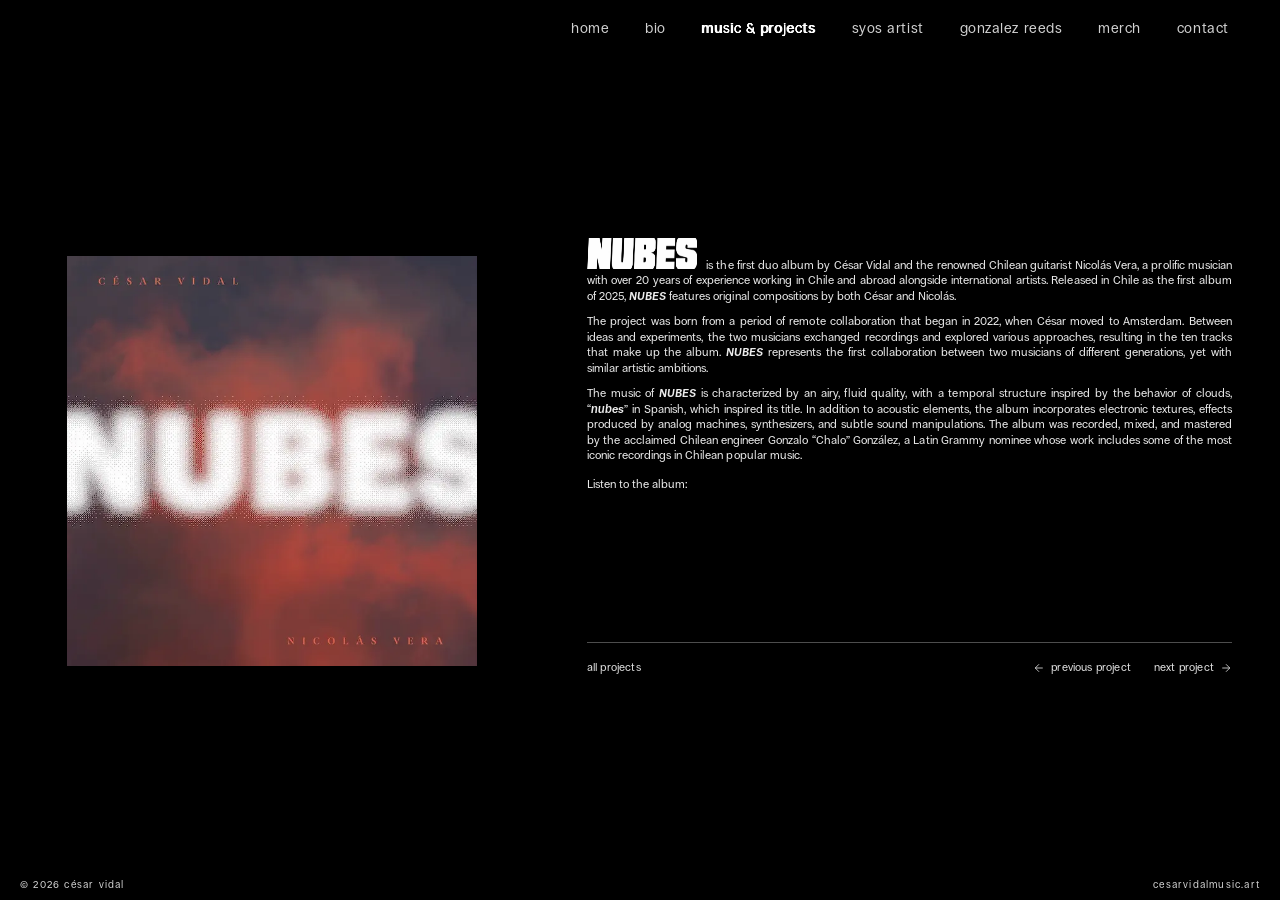
<file: nubes.html>
<!DOCTYPE html>
<html lang="en">
<head>
  <meta charset="UTF-8" />

  <!-- Read navigation intent before waiting for external styles or scripts. -->
  <script>
    (function () {
      try {
        const key = "cv-page-transition";
        const raw = sessionStorage.getItem(key);
        sessionStorage.removeItem(key);
        const state = raw ? JSON.parse(raw) : null;
        const age = state ? Date.now() - Number(state.time) : Infinity;
        if (state && state.target === location.pathname && age >= 0 && age < 60000) {
          document.documentElement.classList.add("cv-transition-incoming");
          document.documentElement.classList.add("cv-transition-to-nubes-photo");
        }
      } catch (error) {
        // Navigation remains available when storage is blocked.
      }
    })();
  </script>
  <link rel="stylesheet" href="css/page-transition.css?v=21" />
  <script defer src="gallery-transition.js?v=1"></script>
  <script defer src="page-transition.js?v=21" onerror="document.documentElement.classList.remove('cv-transition-incoming', 'cv-transition-to-nubes-photo')"></script>

  <meta name="viewport" content="width=device-width, initial-scale=1.0" />
  <meta name="description" content="NUBES — César Vidal" />
  <title>NUBES — César Vidal</title>

  <link rel="preload" href="fonts/Ronzino-BoldOblique.woff2" as="font" type="font/woff2" crossorigin />
  <link rel="preload" href="fonts/Ronzino-Regular.woff2" as="font" type="font/woff2" crossorigin />
  <link rel="preload" href="fonts/Ronzino-Oblique.woff2" as="font" type="font/woff2" crossorigin />
  <link rel="preload" as="image" href="img/cover-nubes.webp" type="image/webp" fetchpriority="high">
  <link rel="preload" as="image" href="img/title-nubes-v1.png" type="image/png" fetchpriority="high">
  <link rel="icon" href="favicon.ico?v=7" sizes="any">
<link rel="icon" href="favicon.svg?v=7" type="image/svg+xml">
<link rel="apple-touch-icon" href="apple-touch-icon.png?v=7">
<script defer src="favicon.js?v=7"></script>
  <link rel="stylesheet" href="css/style.css?v=17" />

  <style>
    html, body {
      height: 100%;
      overflow: hidden;
      background: #000;
    }

    .cv-page {
      position: relative;
      height: 100vh;
      overflow: hidden;
      background: #000;
    }

    .cv-nubes-bg-video {
      position: fixed;
      inset: 0;
      width: 100vw;
      height: 100vh;
      object-fit: cover;
      object-position: center center;
      z-index: 0;
      pointer-events: none;
    }

    .cv-nav {
      background: transparent;
      z-index: 5;
    }

    .cv-nav.cv-nav--dark a {
      color: rgba(255,255,255,0.82);
    }

    .cv-nav.cv-nav--dark a:hover {
  color: var(--accent);
}

    .cv-nav a.active {
      color: #ffffff;
      text-shadow: 0.35px 0 currentColor, -0.35px 0 currentColor;
    }

    .cv-page-content {
      position: relative;
      z-index: 2;
      height: 100vh;
      display: flex;
      flex-direction: column;
      min-height: 0;
      padding-top: var(--nav-height);
      box-sizing: border-box;
      background: transparent;
    }

    .cv-nubes-stage {
      flex: 1;
      min-height: 0;
      display: flex;
      align-items: center;
      justify-content: center;
      padding: 0 0 2.1rem;
      box-sizing: border-box;
    }

    .cv-nubes-panel {
      width: 100vw;
      height: min(70vh, 700px);
      min-height: 520px;
      background: rgba(0,0,0,0.60);
      box-sizing: border-box;
      display: grid;
      grid-template-columns: minmax(0, 0.42fr) minmax(0, 0.58fr);
      gap: clamp(1.4rem, 2.8vw, 3.2rem);
      align-items: center;
      padding: clamp(1.45rem, 2.55vw, 2.7rem) var(--pad-x);
    }

    .cv-nubes-artwork-wrap {
      width: 100%;
      height: 100%;
      min-width: 0;
      display: flex;
      align-items: center;
      justify-content: center;
      transform: translateX(-0.45cm);
    }

    .cv-nubes-cover {
      display: block;
      width: min(32vw, 460px);
      max-width: 100%;
      max-height: min(54vh, 520px);
      height: auto;
      object-fit: contain;
      box-shadow: 0 18px 42px rgba(0,0,0,0.32);
    }

    .cv-nubes-text-slot {
      width: 100%;
      max-width: 760px;
      min-width: 0;
      padding-left: 0.55cm;
      box-sizing: border-box;
      font-family: 'Ronzino', sans-serif;
      color: #ffffff;
    }

    .cv-nubes-opening {
      --run-in-copy-size: clamp(11.4px, .86vw, 13.4px);
      --run-in-copy-leading: 1.36;
      --run-in-paragraph-gap: .62rem;
      --run-in-title-height: clamp(30px, 2.4vw, 42px);
      --run-in-title-ratio: 3.6;
      --run-in-art-left: -5.723045%;
      --run-in-art-top: -47.96748%;
      --run-in-art-width: 112.723556%;
      --run-in-art-height: 193.224932%;
    }

    .cv-nubes-copy {
      margin: 0 0 0.62rem;
      font-size: clamp(11.4px, 0.86vw, 13.4px);
      line-height: 1.36;
      letter-spacing: 0.002em;
      color: rgba(255,255,255,0.92);
      text-align: justify;
      text-justify: inter-word;
    }

    .cv-nubes-copy em {
      font-style: italic;
    }

    .cv-nubes-copy:last-of-type {
      margin-bottom: 0;
    }

    .cv-nubes-listen-area {
      margin-top: clamp(0.75rem, 1.45vh, 1.05rem);
      display: flex;
      flex-direction: column;
      gap: 0.42rem;
    }

    .cv-nubes-release-note {
      margin: 0;
      font-size: clamp(11.4px, 0.86vw, 13.4px);
      line-height: 1.36;
      letter-spacing: 0.002em;
      color: rgba(255,255,255,0.92);
    }

    .cv-nubes-bandcamp {
      width: min(52%, 390px);
      min-width: 330px;
    }

    .cv-nubes-bandcamp iframe {
      display: block;
      width: 100%;
      height: 120px;
      border: 0;
    }

    .cv-nubes-footer {
      position: fixed;
      left: 0;
      right: 0;
      bottom: 0;
      z-index: 4;
      padding: 0.55rem clamp(0.5rem, 2vw, 1.25rem);
      display: flex;
      justify-content: space-between;
      align-items: center;
      background: transparent;
      border: 0;
      pointer-events: none;
    }

    .cv-nubes-footer span {
      font-family: 'Ronzino', sans-serif;
      font-size: 10px;
      letter-spacing: 0.12em;
      text-transform: lowercase;
      color: rgba(255,255,255,0.82);
    }
  </style>
  <link rel="stylesheet" href="css/inline-project-heading.css?v=2" />
  <link rel="stylesheet" href="css/project-navigation.css?v=2" />
</head>

<body>
  <div class="cv-transition-entering" aria-hidden="true"></div>
  <div class="cv-page" data-page-transition-content>

    <video class="cv-nubes-bg-video" autoplay muted loop playsinline preload="auto">
      <source src="videos/nubes.mp4" type="video/mp4">
    </video>

    <nav class="cv-nav cv-nav--dark">
      <ul>
        <li><a href="index.html">home</a></li>
        <li><a href="bio.html">bio</a></li>
        <li><a href="music-projects.html" class="active">music &amp; projects</a></li>
        <li><a href="https://syos.co/en/blogs/our-artists/cesar-vidal" target="_blank" rel="noopener">syos artist</a></li>
        <li><a href="gonzalez-reeds.html">gonzalez reeds</a></li>
<li class="cv-nav-soon">
  <a href="#" aria-disabled="true">merch</a>
  <span class="cv-nav-soon-bubble">coming soon</span>
</li>        <li><a href="contact.html">contact</a></li>
      </ul>
    </nav>

    <main class="cv-page-content">
      <section class="cv-nubes-stage">

        <div class="cv-nubes-panel">

          <div class="cv-nubes-artwork-wrap">
            <img
              class="cv-nubes-cover"
              src="img/cover-nubes.webp"
              alt="NUBES album cover"
              decoding="async"
              fetchpriority="high"
            />
          </div>

          <article class="cv-nubes-text-slot">
            <div class="cv-nubes-opening cv-run-in-opening">
              <h1 class="cv-page-title cv-run-in-title">
                <span class="cv-run-in-title-label">NUBES</span>
                <span class="cv-run-in-title-art" aria-hidden="true">
                  <img src="img/title-nubes-v1.png" alt="" width="2206" height="713" decoding="async" onerror="this.closest('h1').classList.add('cv-run-in-fallback')">
                </span>
              </h1>
            <p class="cv-nubes-copy">
              is the first duo album by César Vidal and the renowned Chilean guitarist Nicolás Vera, a prolific musician with over 20 years of experience working in Chile and abroad alongside international artists. Released in Chile as the first album of 2025, <em>NUBES</em> features original compositions by both César and Nicolás.
            </p>
            </div>

            <p class="cv-nubes-copy">
              The project was born from a period of remote collaboration that began in 2022, when César moved to Amsterdam. Between ideas and experiments, the two musicians exchanged recordings and explored various approaches, resulting in the ten tracks that make up the album. <em>NUBES</em> represents the first collaboration between two musicians of different generations, yet with similar artistic ambitions.
            </p>

            <p class="cv-nubes-copy">
              The music of <em>NUBES</em> is characterized by an airy, fluid quality, with a temporal structure inspired by the behavior of clouds, “<em>nubes</em>” in Spanish, which inspired its title. In addition to acoustic elements, the album incorporates electronic textures, effects produced by analog machines, synthesizers, and subtle sound manipulations. The album was recorded, mixed, and mastered by the acclaimed Chilean engineer Gonzalo “Chalo” González, a Latin Grammy nominee whose work includes some of the most iconic recordings in Chilean popular music.
            </p>

            <div class="cv-nubes-listen-area">
              <p class="cv-nubes-release-note">
                Listen to the album:
              </p>

              <div class="cv-nubes-bandcamp">
                <iframe
                  src="https://bandcamp.com/EmbeddedPlayer/album=1691127146/size=large/bgcol=333333/linkcol=c8400a/tracklist=false/artwork=none/transparent=true/"
                  seamless>
                  <a href="https://cesarvidal.bandcamp.com/album/nubes">NUBES by César Vidal, Nicolás Vera</a>
                </iframe>
              </div>
            </div>
            <nav class="cv-project-nav" aria-label="Project navigation">
              <a class="cv-project-nav-all" href="music-projects.html">all projects</a>
              <a class="cv-project-nav-previous" href="des-visages.html" rel="prev" aria-label="Previous project: Des Visages" title="Des Visages">
                <svg viewBox="0 0 16 16" aria-hidden="true" focusable="false"><path d="M13 8H3m5-5L3 8l5 5"/></svg><span>previous<span class="cv-project-nav-context"> project</span></span>
              </a>
              <a class="cv-project-nav-next" href="spam.html" rel="next" aria-label="Next project: SPAM" title="SPAM">
                <span>next<span class="cv-project-nav-context"> project</span></span><svg viewBox="0 0 16 16" aria-hidden="true" focusable="false"><path d="M3 8h10M8 3l5 5-5 5"/></svg>
              </a>
            </nav>
          </article>

        </div>

      </section>
    </main>

    <footer class="cv-nubes-footer">
      <span>© 2026 César Vidal</span>
      <span>cesarvidalmusic.art</span>
    </footer>

  </div>
  <script>
  document.querySelectorAll(".cv-nav-soon > a").forEach(link => {
    link.addEventListener("click", event => {
      event.preventDefault();
    });
  });
</script>
</body>
</html>
</file>
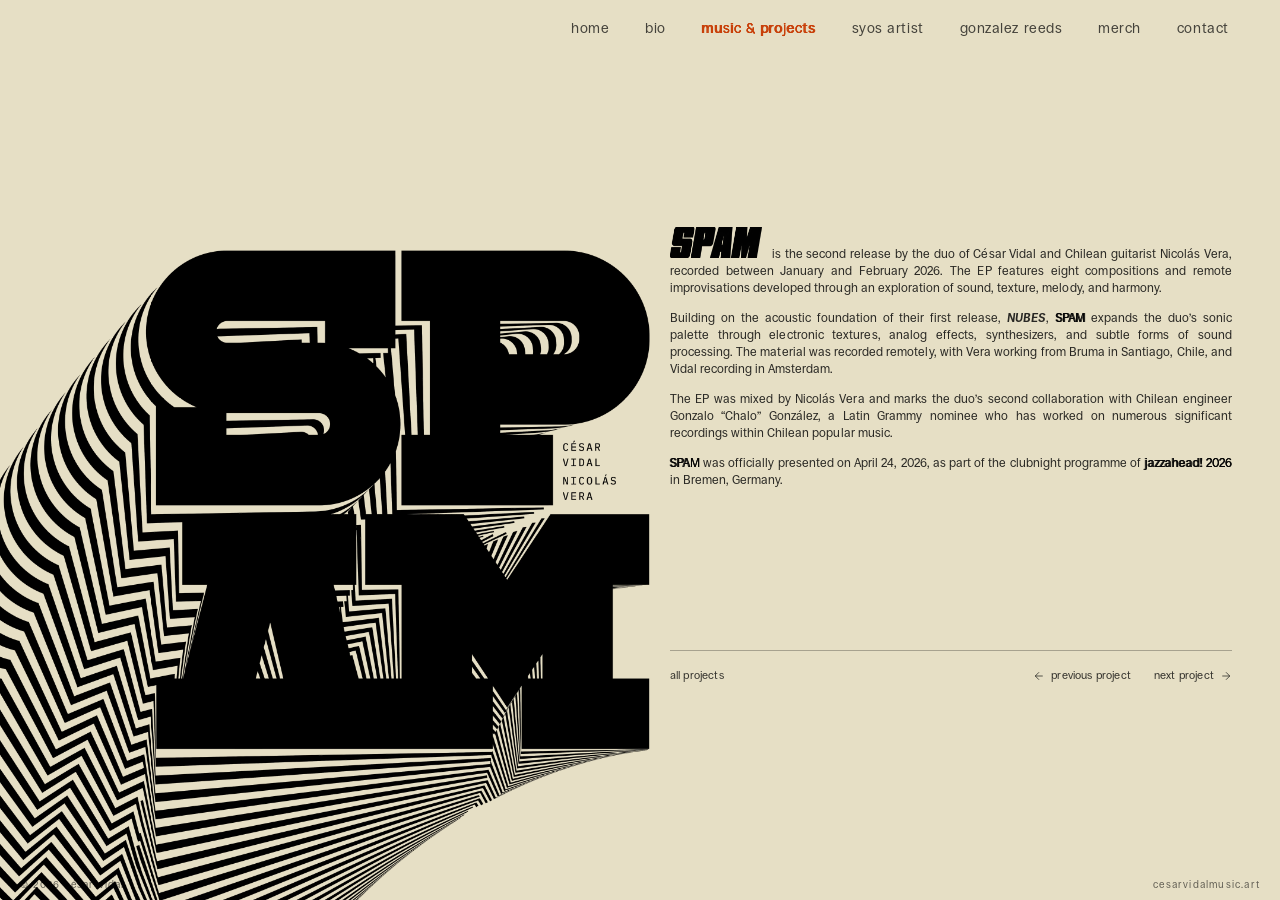
<file: spam.html>
<!DOCTYPE html>
<html lang="en">
<head>
  <meta charset="UTF-8" />

  <!-- Read navigation intent before waiting for external styles or scripts. -->
  <script>
    (function () {
      try {
        const key = "cv-page-transition";
        const raw = sessionStorage.getItem(key);
        sessionStorage.removeItem(key);
        const state = raw ? JSON.parse(raw) : null;
        const age = state ? Date.now() - Number(state.time) : Infinity;
        if (state && state.target === location.pathname && age >= 0 && age < 60000) {
          document.documentElement.classList.add("cv-transition-incoming");
          document.documentElement.classList.add("cv-transition-to-spam-photo");
        }
      } catch (error) {
        // Navigation remains available when storage is blocked.
      }
    })();
  </script>
  <link rel="stylesheet" href="css/page-transition.css?v=21" />
  <script defer src="gallery-transition.js?v=1"></script>
  <script defer src="page-transition.js?v=21" onerror="document.documentElement.classList.remove('cv-transition-incoming', 'cv-transition-to-spam-photo')"></script>

  <meta name="viewport" content="width=device-width, initial-scale=1.0" />
  <meta name="description" content="SPAM — César Vidal" />
  <title>SPAM — César Vidal</title>

  <link rel="preload" href="fonts/Ronzino-BoldOblique.woff2" as="font" type="font/woff2" crossorigin />
  <link rel="preload" href="fonts/Ronzino-Regular.woff2" as="font" type="font/woff2" crossorigin />
  <link rel="preload" href="fonts/Ronzino-Oblique.woff2" as="font" type="font/woff2" crossorigin />
  <link rel="preload" as="image" href="img/spam-corner-static.webp" type="image/webp" fetchpriority="high">
  <link rel="preload" as="image" href="img/title-projects-inline-v1.png" type="image/png" fetchpriority="high">
  <link rel="icon" href="favicon.ico?v=7" sizes="any">
<link rel="icon" href="favicon.svg?v=7" type="image/svg+xml">
<link rel="apple-touch-icon" href="apple-touch-icon.png?v=7">
<script defer src="favicon.js?v=7"></script>
  <link rel="stylesheet" href="css/style.css?v=17" />

  <style>
    :root {
      --spam-cream: #E6DFC5;
      --spam-black: #050505;
    }

    html, body {
      height: 100%;
      overflow: hidden;
      background: var(--spam-cream);
    }

    .cv-page {
      position: relative;
      height: 100vh;
      overflow: hidden;
      background: var(--spam-cream);
    }

    .cv-nav {
      background: transparent;
      z-index: 5;
    }

    .cv-nav.cv-nav--light a {
      color: rgba(5,5,5,0.72);
    }

    .cv-nav.cv-nav--light a:hover {
      color: var(--accent);
    }

    .cv-nav a.active {
      color: var(--accent);
      text-shadow: 0.35px 0 currentColor, -0.35px 0 currentColor;
    }

    .cv-page-content {
      position: relative;
      z-index: 2;
      height: 100vh;
      display: flex;
      flex-direction: column;
      min-height: 0;
      padding-top: var(--nav-height);
      box-sizing: border-box;
      background: transparent;
    }

    .cv-spam-stage {
      flex: 1;
      min-height: 0;
      display: grid;
      grid-template-columns: minmax(0, 0.53fr) minmax(0, 0.47fr);
      align-items: center;
      gap: clamp(1.4rem, 2.8vw, 3.2rem);
      padding: 0 var(--pad-x) 2.3rem 0;
      box-sizing: border-box;
    }

    .cv-spam-artwork-wrap {
      width: 100%;
      min-width: 0;
      height: 100%;
      display: flex;
      align-items: flex-end;
      justify-content: flex-start;
      overflow: visible;
      pointer-events: none;
      z-index: 1;
    }

    .cv-spam-artwork-img {
      position: fixed;
      left: 0;
      bottom: 0;
      display: block;
      width: min(56vw, 700px);
      max-width: calc((100vw - var(--pad-x)) * 0.53);
      height: auto;
      object-fit: contain;
      background: transparent;
      z-index: 1;
      pointer-events: none;
      user-select: none;
      animation: spamPhotoBlur 50s ease-in-out infinite;
      will-change: filter;
    }

    @keyframes spamPhotoBlur {
      0%   { filter: blur(0px) brightness(1); }
      50%  { filter: blur(9px) brightness(0.88); }
      100% { filter: blur(0px) brightness(1); }
    }

    .cv-spam-text-panel {
      width: 100%;
      max-width: 680px;
      min-width: 0;
      font-family: 'Ronzino', sans-serif;
      color: var(--spam-black);
      justify-self: start;
      position: relative;
      z-index: 3;
    }

    .cv-spam-opening {
      --run-in-copy-size: clamp(12px, .92vw, 14.2px);
      --run-in-copy-leading: 1.43;
      --run-in-paragraph-gap: .78rem;
      --run-in-title-height: clamp(30px, 2.4vw, 42px);
      --run-in-title-ratio: 3;
      --run-in-art-left: -69.09090909%;
      --run-in-art-top: -184.23645320%;
      --run-in-art-width: 233.84615385%;
      --run-in-art-height: 463.54679803%;
      --run-in-title-color: #050505;
      --run-in-art-filter: brightness(0);
    }

    .cv-page-title {
      margin: 0 0 clamp(1rem, 2vh, 1.45rem);
      color: var(--spam-black);
    }

    .cv-spam-copy {
      margin: 0 0 0.78rem;
      font-size: clamp(12px, 0.92vw, 14.2px);
      line-height: 1.43;
      letter-spacing: 0.002em;
      color: rgba(5,5,5,0.84);
      text-align: justify;
      text-justify: inter-word;
    }

    .cv-spam-copy em {
      font-style: italic;
    }

    .cv-spam-copy strong {
      font-weight: 400;
      text-shadow: 0.35px 0 currentColor, -0.35px 0 currentColor;
    }

    .cv-spam-bandcamp-area {
      margin-top: clamp(1rem, 2vh, 1.4rem);
      width: 100%;
      max-width: 520px;
    }

    .cv-spam-bandcamp-area iframe {
      display: block;
      width: 100%;
      height: 120px;
      border: 0;
    }

    .cv-spam-footer {
      position: fixed;
      left: 0;
      right: 0;
      bottom: 0;
      z-index: 4;
      padding: 0.55rem clamp(0.5rem, 2vw, 1.25rem);
      display: flex;
      justify-content: space-between;
      align-items: center;
      background: transparent;
      border: 0;
      pointer-events: none;
    }

    .cv-spam-footer span {
      font-family: 'Ronzino', sans-serif;
      font-size: 10px;
      letter-spacing: 0.12em;
      text-transform: lowercase;
      color: rgba(5,5,5,0.58);
    }
  </style>
  <link rel="stylesheet" href="css/inline-project-heading.css?v=2" />
  <link rel="stylesheet" href="css/project-navigation.css?v=2" />
</head>

<body>
  <div class="cv-transition-entering" aria-hidden="true"></div>
  <div class="cv-page" data-page-transition-content>

    <nav class="cv-nav cv-nav--light">
      <ul>
        <li><a href="index.html">home</a></li>
        <li><a href="bio.html">bio</a></li>
        <li><a href="music-projects.html" class="active">music &amp; projects</a></li>
        <li><a href="https://syos.co/en/blogs/our-artists/cesar-vidal" target="_blank" rel="noopener">syos artist</a></li>
        <li><a href="gonzalez-reeds.html">gonzalez reeds</a></li>
<li class="cv-nav-soon">
  <a href="#" aria-disabled="true">merch</a>
  <span class="cv-nav-soon-bubble">coming soon</span>
</li>        <li><a href="contact.html">contact</a></li>
      </ul>
    </nav>

    <main class="cv-page-content">
      <section class="cv-spam-stage">

        <div class="cv-spam-artwork-wrap">
          <img
            class="cv-spam-artwork-img"
            src="img/spam-corner-static.webp"
            alt="SPAM artwork"
            decoding="async"
            fetchpriority="high"
          />
          <script>
            window.cvPageReady = document.querySelector('.cv-spam-artwork-img').decode().catch(() => {});
          </script>
        </div>

        <article class="cv-spam-text-panel">
          <div class="cv-spam-opening cv-run-in-opening">
            <h1 class="cv-page-title cv-run-in-title">
              <span class="cv-run-in-title-label">SPAM</span>
              <span class="cv-run-in-title-art" aria-hidden="true">
                <img src="img/title-projects-inline-v1.png" width="1672" height="941" alt="" decoding="async" onerror="this.closest('h1').classList.add('cv-run-in-fallback')">
              </span>
            </h1>

            <p class="cv-spam-copy">
              is the second release by the duo of César Vidal and Chilean guitarist Nicolás Vera, recorded between January and February 2026. The EP features eight compositions and remote improvisations developed through an exploration of sound, texture, melody, and harmony.
            </p>
          </div>

          <p class="cv-spam-copy">
            Building on the acoustic foundation of their first release, <em>NUBES</em>, <strong>SPAM</strong> expands the duo’s sonic palette through electronic textures, analog effects, synthesizers, and subtle forms of sound processing. The material was recorded remotely, with Vera working from Bruma in Santiago, Chile, and Vidal recording in Amsterdam.
          </p>

          <p class="cv-spam-copy">
            The EP was mixed by Nicolás Vera and marks the duo’s second collaboration with Chilean engineer Gonzalo “Chalo” González, a Latin Grammy nominee who has worked on numerous significant recordings within Chilean popular music.
          </p>

          <p class="cv-spam-copy">
            <strong>SPAM</strong> was officially presented on April 24, 2026, as part of the clubnight programme of <strong>jazzahead! 2026</strong> in Bremen, Germany.
          </p>

          <div class="cv-spam-bandcamp-area">
            <iframe
              src="https://bandcamp.com/EmbeddedPlayer/album=2821956132/size=large/bgcol=333333/linkcol=c8400a/tracklist=false/artwork=none/transparent=true/"
              seamless>
              <a href="https://cesarvidal.bandcamp.com/album/spam-2">SPAM by César Vidal, Nicolás Vera</a>
            </iframe>
          </div>
          <nav class="cv-project-nav" aria-label="Project navigation">
            <a class="cv-project-nav-all" href="music-projects.html">all projects</a>
            <a class="cv-project-nav-previous" href="nubes.html" rel="prev" aria-label="Previous project: NUBES" title="NUBES">
              <svg viewBox="0 0 16 16" aria-hidden="true" focusable="false"><path d="M13 8H3m5-5L3 8l5 5"/></svg><span>previous<span class="cv-project-nav-context"> project</span></span>
            </a>
            <a class="cv-project-nav-next" href="artikulation-band.html" rel="next" aria-label="Next project: César Vidal &amp; Artikulation Band" title="César Vidal &amp; Artikulation Band">
              <span>next<span class="cv-project-nav-context"> project</span></span><svg viewBox="0 0 16 16" aria-hidden="true" focusable="false"><path d="M3 8h10M8 3l5 5-5 5"/></svg>
            </a>
          </nav>
        </article>

      </section>
    </main>

    <footer class="cv-spam-footer">
      <span>© 2026 César Vidal</span>
      <span>cesarvidalmusic.art</span>
    </footer>

  </div>
  <script>
  document.querySelectorAll(".cv-nav-soon > a").forEach(link => {
    link.addEventListener("click", event => {
      event.preventDefault();
    });
  });
</script>
</body>
</html>
</file>
<file: css/page-transition.css>
/* Shared navigation transition. Keep timing and visual settings in one place. */
:root {
  --cv-transition-ready: 1;
  --cv-transition-out-duration: 500ms;
  --cv-transition-in-duration: 650ms;
  --cv-transition-reduced-out-duration: 80ms;
  --cv-transition-reduced-in-duration: 100ms;
  --cv-transition-color-des-visages: #C40F14;
  --cv-transition-color-spam: #E6DFC5;
  --cv-transition-color-black: #000000;
  --cv-transition-color-white: #ffffff;
  --cv-artikulation-photo-position: center 60%;
  --cv-transition-photo-content-blur: 48px;
}

.cv-transition-entering,
.cv-transition-curtain {
  position: fixed;
  inset: 0;
  z-index: 2147483600;
  opacity: 0;
  pointer-events: none;
  background:
    radial-gradient(
      ellipse at 57% 63%,
      rgba(44, 85, 68, 0.18),
      transparent 75%
    ),
    #242017;
}

.cv-transition-curtain {
  transition: opacity var(--cv-transition-out-duration) cubic-bezier(0.40, 0, 0.22, 1);
}

.cv-transition-curtain.is-covered,
html.cv-transition-incoming .cv-transition-entering {
  opacity: 1;
  pointer-events: auto;
}

/* Match each page's background in both directions. */
html.cv-transition-from-des-visages {
  --cv-transition-source-color: var(--cv-transition-color-des-visages);
}

html.cv-transition-to-des-visages {
  --cv-transition-destination-color: var(--cv-transition-color-des-visages);
}

html.cv-transition-from-spam {
  --cv-transition-source-color: var(--cv-transition-color-spam);
}

html.cv-transition-to-spam {
  --cv-transition-destination-color: var(--cv-transition-color-spam);
}

html.cv-transition-from-black {
  --cv-transition-source-color: var(--cv-transition-color-black);
}

html.cv-transition-to-black {
  --cv-transition-destination-color: var(--cv-transition-color-black);
}

html.cv-transition-from-white {
  --cv-transition-source-color: var(--cv-transition-color-white);
}

html.cv-transition-to-white {
  --cv-transition-destination-color: var(--cv-transition-color-white);
}

html:is(.cv-transition-to-des-visages, .cv-transition-to-spam, .cv-transition-to-black, .cv-transition-to-white) .cv-transition-entering {
  background: var(--cv-transition-destination-color);
}

html:is(.cv-transition-to-des-visages, .cv-transition-to-spam, .cv-transition-to-black, .cv-transition-to-white) .cv-transition-curtain {
  background: var(--cv-transition-source-color, #ffffff);
  transition:
    opacity var(--cv-transition-out-duration) cubic-bezier(0.40, 0, 0.22, 1),
    background-color var(--cv-transition-out-duration) cubic-bezier(0.40, 0, 0.22, 1);
}

html:is(.cv-transition-to-des-visages, .cv-transition-to-spam, .cv-transition-to-black, .cv-transition-to-white) .cv-transition-curtain.is-covered {
  background-color: var(--cv-transition-destination-color);
}

/* Photo transitions use spatial colors instead of a solid curtain.
   Small copies avoid downloading full backgrounds on other pages. */
html:is(.cv-transition-to-aleas-photo, .cv-transition-to-bio-photo, .cv-transition-to-artikulation, .cv-transition-to-des-visages-photo, .cv-transition-to-spam-photo, .cv-transition-to-des-visages-ep-photo, .cv-transition-to-flor-photo, .cv-transition-to-nubes-photo, .cv-transition-to-music-live, .cv-transition-to-gonzalez-photo, .cv-transition-to-contact-photo, .cv-transition-to-home-photo) :is(.cv-transition-curtain, .cv-transition-entering) {
  overflow: hidden;
}

html.cv-transition-to-artikulation :is(.cv-transition-curtain, .cv-transition-entering) {
  background:
    linear-gradient(to top, #000, transparent 65%),
    linear-gradient(105deg, #030205 35%, #2116bc 80%, #30207b);
}

html:is(.cv-transition-to-aleas-photo, .cv-transition-to-bio-photo, .cv-transition-to-artikulation, .cv-transition-to-des-visages-photo, .cv-transition-to-spam-photo, .cv-transition-to-des-visages-ep-photo, .cv-transition-to-flor-photo, .cv-transition-to-nubes-photo, .cv-transition-to-music-live, .cv-transition-to-gonzalez-photo, .cv-transition-to-contact-photo, .cv-transition-to-home-photo) :is(.cv-transition-curtain, .cv-transition-entering)::before {
  content: "";
  position: absolute;
  inset: 0;
  filter: blur(clamp(48px, 7vw, 120px));
  transform: scale(1.18);
}

html.cv-transition-to-bio-photo :is(.cv-transition-curtain, .cv-transition-entering) {
  background: #fff;
}

html.cv-transition-to-bio-photo :is(.cv-transition-curtain, .cv-transition-entering)::before {
  right: 50%;
  background: url("../img/bio-transition.webp") center / cover no-repeat #fff;
  transform-origin: left center;
}

html.cv-transition-to-artikulation :is(.cv-transition-curtain, .cv-transition-entering)::before {
  background:
    linear-gradient(to top, rgba(0,0,0,.55), transparent 45%),
    url("../img/artikulation-video-1.webp") var(--cv-artikulation-photo-position) / cover no-repeat;
}

html.cv-transition-to-des-visages-photo :is(.cv-transition-curtain, .cv-transition-entering) {
  background: var(--cv-transition-color-des-visages);
}

html.cv-transition-to-des-visages-photo :is(.cv-transition-curtain, .cv-transition-entering)::before {
  background: url("../img/des-visages-transition.webp") left bottom / auto 100% no-repeat var(--cv-transition-color-des-visages);
  transform-origin: left bottom;
}

html.cv-transition-to-spam-photo :is(.cv-transition-curtain, .cv-transition-entering) {
  background: var(--cv-transition-color-spam);
}

html.cv-transition-to-spam-photo :is(.cv-transition-curtain, .cv-transition-entering)::before {
  background: url("../img/spam-transition.webp") left bottom / min(56vw, 700px, calc((100vw - var(--pad-x)) * .53)) auto no-repeat var(--cv-transition-color-spam);
  transform-origin: left bottom;
}

html.cv-transition-to-des-visages-ep-photo :is(.cv-transition-curtain, .cv-transition-entering) {
  background: #000;
}

html.cv-transition-to-des-visages-ep-photo :is(.cv-transition-curtain, .cv-transition-entering)::before {
  background: url("../img/des-visages-ep-transition.webp") right 1.5cm bottom / auto 96vh no-repeat #000;
  transform-origin: right bottom;
}

html:is(.cv-transition-to-flor-photo, .cv-transition-to-nubes-photo) :is(.cv-transition-curtain, .cv-transition-entering) {
  background: #000;
}

html.cv-transition-to-aleas-photo :is(.cv-transition-curtain, .cv-transition-entering) {
  background: #000;
}

html.cv-transition-to-aleas-photo :is(.cv-transition-curtain, .cv-transition-entering)::before {
  background:
    url("../img/cover-aleas.webp") left 10vw center / min(26vw, 350px) auto no-repeat,
    linear-gradient(rgba(0,0,0,.4), rgba(0,0,0,.4)),
    url("../img/aleas-transition.webp") center / cover no-repeat #000;
}

html.cv-transition-to-flor-photo :is(.cv-transition-curtain, .cv-transition-entering)::before {
  background:
    url("../img/cover-flor-de-loto.webp") left 10vw center / min(26vw, 350px) auto no-repeat,
    linear-gradient(rgba(0,0,0,.4), rgba(0,0,0,.4)),
    url("../img/flor-de-loto-transition.webp") center / cover no-repeat #000;
}

html.cv-transition-to-nubes-photo :is(.cv-transition-curtain, .cv-transition-entering)::before {
  background:
    url("../img/cover-nubes.webp") left 8vw center / min(32vw, 460px) auto no-repeat,
    linear-gradient(rgba(0,0,0,.25), rgba(0,0,0,.25)),
    url("../img/nubes-transition.webp") center / cover no-repeat #000;
}

html.cv-transition-to-gonzalez-photo :is(.cv-transition-curtain, .cv-transition-entering) {
  background: #fff;
}

html.cv-transition-to-music-live :is(.cv-transition-curtain, .cv-transition-entering) {
  background: transparent;
}

html.cv-transition-to-music-live :is(.cv-transition-curtain, .cv-transition-entering)::before {
  background: var(--cv-transition-live-image, none) center / 100% 100% no-repeat;
  filter: blur(var(--cv-transition-photo-content-blur));
  transform: scale(1.008);
}

html.cv-transition-to-gonzalez-photo :is(.cv-transition-curtain, .cv-transition-entering)::before {
  background: url("../img/gonzalez-transition.webp") center / cover no-repeat #fff;
}

html.cv-transition-to-contact-photo :is(.cv-transition-curtain, .cv-transition-entering) {
  background: #999;
}

html.cv-transition-to-contact-photo :is(.cv-transition-curtain, .cv-transition-entering)::before {
  background: url("../img/contact-transition.webp") center / cover no-repeat #999;
}

html.cv-transition-to-home-photo :is(.cv-transition-curtain, .cv-transition-entering) {
  background: #0d0d0d;
}

html.cv-transition-to-home-photo :is(.cv-transition-curtain, .cv-transition-entering)::before {
  top: -32px;
  left: -14%;
  right: auto;
  bottom: auto;
  width: 114%;
  height: calc(100% + 64px);
  background:
    linear-gradient(to bottom, rgba(0,0,0,.55), rgba(0,0,0,.08) 40%, transparent 65%, rgba(0,0,0,.18)),
    url("../img/hero-home.webp") 50% 74% / cover no-repeat;
  filter: blur(var(--cv-transition-photo-content-blur));
  transform: scale(1.008);
}

html.cv-transition-leaving [data-page-transition-content],
html.cv-transition-incoming [data-page-transition-content] {
  filter: blur(7px) brightness(0.90);
  transform: scale(1.008);
}

html:is(.cv-transition-to-aleas-photo, .cv-transition-to-bio-photo, .cv-transition-to-artikulation, .cv-transition-to-des-visages-photo, .cv-transition-to-spam-photo, .cv-transition-to-des-visages-ep-photo, .cv-transition-to-flor-photo, .cv-transition-to-nubes-photo, .cv-transition-to-music-live, .cv-transition-to-gonzalez-photo, .cv-transition-to-contact-photo, .cv-transition-to-home-photo).cv-transition-incoming [data-page-transition-content] {
  filter: blur(var(--cv-transition-photo-content-blur)) brightness(1);
}

html.cv-transition-leaving [data-page-transition-content] {
  transition:
    filter var(--cv-transition-out-duration) cubic-bezier(0.40, 0, 0.22, 1),
    transform var(--cv-transition-out-duration) cubic-bezier(0.40, 0, 0.22, 1);
}

/* CSS fallback for browsers without Element.animate. */
html.cv-transition-incoming.cv-transition-reveal .cv-transition-entering {
  opacity: 0;
  pointer-events: none;
  transition: opacity var(--cv-transition-in-duration) cubic-bezier(0.40, 0, 0.22, 1);
}

html.cv-transition-incoming.cv-transition-reveal [data-page-transition-content] {
  filter: blur(0) brightness(1);
  transform: scale(1);
  transition:
    filter var(--cv-transition-in-duration) cubic-bezier(0.40, 0, 0.22, 1),
    transform var(--cv-transition-in-duration) cubic-bezier(0.40, 0, 0.22, 1);
}

html:is(.cv-transition-to-aleas-photo, .cv-transition-to-bio-photo, .cv-transition-to-artikulation, .cv-transition-to-des-visages-photo, .cv-transition-to-spam-photo, .cv-transition-to-des-visages-ep-photo, .cv-transition-to-flor-photo, .cv-transition-to-nubes-photo, .cv-transition-to-music-live, .cv-transition-to-gonzalez-photo, .cv-transition-to-contact-photo, .cv-transition-to-home-photo).cv-transition-incoming.cv-transition-reveal [data-page-transition-content] {
  filter: blur(0px) brightness(1);
}

/* Explicit starting frames also work before a fast page's first paint. */
html.cv-transition-css-fallback.cv-transition-incoming.cv-transition-reveal .cv-transition-entering {
  transition: none;
  animation: cv-transition-overlay-in var(--cv-transition-css-duration) cubic-bezier(0.40, 0, 0.22, 1) both;
}

html.cv-transition-css-fallback.cv-transition-incoming.cv-transition-reveal [data-page-transition-content] {
  transition: none;
  animation: cv-transition-content-in var(--cv-transition-css-duration) cubic-bezier(0.40, 0, 0.22, 1) both;
}

html:is(.cv-transition-to-aleas-photo, .cv-transition-to-bio-photo, .cv-transition-to-artikulation, .cv-transition-to-des-visages-photo, .cv-transition-to-spam-photo, .cv-transition-to-des-visages-ep-photo, .cv-transition-to-flor-photo, .cv-transition-to-nubes-photo, .cv-transition-to-music-live, .cv-transition-to-gonzalez-photo, .cv-transition-to-contact-photo, .cv-transition-to-home-photo).cv-transition-css-fallback.cv-transition-incoming.cv-transition-reveal [data-page-transition-content] {
  animation-name: cv-transition-photo-in;
}

@keyframes cv-transition-overlay-in {
  from { opacity: 1; }
  to { opacity: 0; }
}

@keyframes cv-transition-content-in {
  from { filter: blur(7px) brightness(0.90); transform: scale(1.008); }
  to { filter: blur(0px) brightness(1); transform: scale(1); }
}

@keyframes cv-transition-photo-in {
  from { filter: blur(var(--cv-transition-photo-content-blur)) brightness(1); transform: scale(1.008); }
  to { filter: blur(0px) brightness(1); transform: scale(1); }
}

@media (prefers-reduced-motion: reduce) {
  :root { --cv-transition-photo-content-blur: 0px; }
  .cv-transition-curtain,
  html:is(.cv-transition-to-des-visages, .cv-transition-to-spam, .cv-transition-to-black, .cv-transition-to-white) .cv-transition-curtain,
  html.cv-transition-leaving [data-page-transition-content] {
    transition-duration: var(--cv-transition-reduced-out-duration);
  }

  html.cv-transition-incoming.cv-transition-reveal .cv-transition-entering,
  html.cv-transition-incoming.cv-transition-reveal [data-page-transition-content] {
    transition-duration: var(--cv-transition-reduced-in-duration);
  }
}
</file>
<file: css/style.css>
/* =============================================
   CÉSAR VIDAL — cesarvidalmusic.art
   Global Stylesheet
   ============================================= */

@font-face {
  font-family: 'Ronzino';
  src: url('../fonts/Ronzino-BoldOblique.woff2') format('woff2');
  font-weight: 700;
  font-style: oblique;
  font-display: swap;
}
@font-face {
  font-family: 'Ronzino';
  src: url('../fonts/Ronzino-Regular.woff2') format('woff2');
  font-weight: 400;
  font-style: normal;
  font-display: swap;
}
@font-face {
  font-family: 'Ronzino';
  src: url('../fonts/Ronzino-Bold.woff2') format('woff2');
  font-weight: 700;
  font-style: normal;
  font-display: swap;
}

@font-face {
  font-family: 'Barlowfold';
  src: url('../fonts/barlowfold.otf') format('opentype');
  font-weight: 700;
  font-style: normal;
  font-display: swap;
}

@font-face {
  font-family: 'Fluxisch Else';
  src: url('../fonts/FluxischElse-Light.woff') format('woff'),
       url('../fonts/FluxischElse-Light.otf') format('opentype');
  font-weight: 200;
  font-style: normal;
  font-display: swap;
}

@font-face {
  font-family: 'Fluxisch Else';
  src: url('../fonts/FluxischElse-Regular.woff') format('woff'),
       url('../fonts/FluxischElse-Regular.otf') format('opentype');
  font-weight: 400;
  font-style: normal;
  font-display: swap;
}

@font-face {
  font-family: 'Fluxisch Else';
  src: url('../fonts/FluxischElse-Bold.woff') format('woff'),
       url('../fonts/FluxischElse-Bold.otf') format('opentype');
  font-weight: 700;
  font-style: normal;
  font-display: swap;
}

/* RESET & BASE */
*, *::before, *::after { box-sizing: border-box; margin: 0; padding: 0; }

html { font-size: 16px; scroll-behavior: smooth; }

body {
  font-family: 'Inter', -apple-system, BlinkMacSystemFont, 'Segoe UI', sans-serif;
  background: #ffffff;
  color: #0A0A0A;
  -webkit-font-smoothing: antialiased;
  -moz-osx-font-smoothing: grayscale;
}

a { color: inherit; text-decoration: none; }
img { display: block; max-width: 100%; }

/* TOKENS */
:root {
  --accent: #C8400A;
  --black: #0A0A0A;
  --white: #ffffff;
  --grey-light: #E0E0E0;
  --grey-mid: #888888;
  --grey-soft: #F2F2F0;
  --nav-height: clamp(2.75rem, 5vw, 3.5rem);
  --pad-x: clamp(1.25rem, 5vw, 3rem);
  --pad-y: clamp(1.5rem, 4vw, 2.5rem);
}

/* =============================================
   NAVIGATION
   ============================================= */
.cv-nav {
  position: absolute;
  top: 0; left: 0; right: 0;
  z-index: 100;
  display: flex;
  justify-content: flex-end;
  align-items: center;
  padding: clamp(1rem, 3vw, 1.75rem) clamp(2rem, 4vw, 3.5rem);
  height: var(--nav-height);
}

.cv-nav--dark a { color: rgba(255,255,255,0.6); }
.cv-nav--dark a:hover { color: var(--accent); }

.cv-nav--light a { color: var(--black); }
.cv-nav--light a:hover { color: var(--accent); }

.cv-nav ul {
  display: flex;
  gap: clamp(1.5rem, 2.8vw, 2.5rem);
  list-style: none;
}

.cv-nav a {
  font-family: 'Ronzino', sans-serif;
  font-weight: 400;
  font-size: 14px;
  letter-spacing: 0.04em;
  text-transform: lowercase;
  display: inline-block;
  transform-origin: center center;
  transition: color 0.35s ease, transform 0.35s ease;
}

.cv-nav a:hover {
  transform: scale(1.08);
}
.cv-nav a.active {
  color: var(--accent);
}

/* =============================================
   FOOTER
   ============================================= */
.cv-footer {
  padding: 1rem var(--pad-x);
  display: flex;
  justify-content: space-between;
  align-items: center;
  border-top: 0.5px solid var(--grey-light);
  flex-wrap: wrap;
  gap: 0.5rem;
}
.cv-footer span {
  font-size: 10px;
  letter-spacing: 0.14em;
  text-transform: uppercase;
  color: #bbb;
}

/* =============================================
   ACCENT DOT
   ============================================= */
.cv-dot {
  display: inline-block;
  width: 5px; height: 5px;
  border-radius: 50%;
  background: var(--accent);
  margin: 0 0.45em;
  vertical-align: middle;
}

/* =============================================
   SECTION LABEL
   ============================================= */
.cv-label {
  font-size: 10px;
  letter-spacing: 0.22em;
  text-transform: uppercase;
  color: var(--grey-mid);
  margin-bottom: 1.5rem;
}

/* =============================================
   PAGE WRAPPER (for interior pages)
   ============================================= */
.cv-page {
  position: relative;
  min-height: 100vh;
  display: flex;
  flex-direction: column;
}
.cv-page-content {
  flex: 1;
  padding-top: var(--nav-height);
}

/* =============================================
   HOME — HERO
   ============================================= */
.cv-hero {
  position: relative;
  width: 100%;
  height: 100vh;
  min-height: 500px;
  overflow: hidden;
  background: #0d0d0d;
}

.cv-hero-img {
  position: absolute;
  inset: 0;
  width: 100%;
  height: 100%;
  object-fit: cover;
  object-position: center center;
  display: block;
}

.cv-hero-overlay {
  position: absolute;
  inset: 0;
  background: linear-gradient(
    to bottom,
    rgba(0,0,0,0.58) 0%,
    rgba(0,0,0,0.10) 40%,
    rgba(0,0,0,0.0) 65%,
    rgba(0,0,0,0.15) 100%
  );
  z-index: 1;
}

.cv-hero-content {
  position: absolute;
  inset: 0;
  z-index: 10;
  display: flex;
  flex-direction: column;
  justify-content: space-between;
  padding: clamp(1rem, 3vw, 1.75rem) var(--pad-x);
}

.cv-hero-name {
  font-family: 'Ronzino', serif;
  font-weight: 700;
  font-style: oblique;
  font-size: clamp(36px, 7vw, 82px);
  line-height: 1;
  color: var(--white);
  text-transform: lowercase;
  letter-spacing: -0.02em;
  text-align: right;
  margin-top: clamp(3rem, 8vw, 5.5rem);
  white-space: nowrap;
}

.cv-hero-bottom {
  display: flex;
  align-items: flex-end;
  justify-content: space-between;
  flex-wrap: wrap;
  gap: 0.5rem;
  padding-bottom: clamp(0.5rem, 1.5vw, 1rem);
}

.cv-hero-tagline {
  font-size: clamp(9px, 1vw, 11px);
  letter-spacing: 0.18em;
  text-transform: uppercase;
  color: rgba(255,255,255,0.45);
}

/* =============================================
   BIO PAGE
   ============================================= */
.cv-bio-grid {
  display: grid;
  grid-template-columns: 55fr 45fr;
  gap: 0;
  border-bottom: 0.5px solid var(--grey-light);
  height: calc(100vh - var(--nav-height) - 52px);
  overflow: hidden;
}

.cv-bio-text {
  padding: var(--pad-y) var(--pad-x);
  border-right: 0.5px solid var(--grey-light);
  display: flex;
  flex-direction: column;
  justify-content: center;
  gap: 0;
  overflow: hidden;
}

.cv-bio-text p {
  font-family: 'Ronzino', sans-serif;
  font-weight: 400;
  font-size: clamp(11px, 1.05vw, 14px);
  line-height: 1.75;
  color: #333;
  text-align: justify;
  hyphens: auto;
  max-width: none;
}
.cv-bio-text p + p { margin-top: 0.75rem; }

.cv-bio-photo {
  width: 100%;
  height: 100%;
  object-fit: cover;
  object-position: center top;
  display: block;
}

/* =============================================
   MUSIC / DISCOGRAPHY PAGE
   ============================================= */
.cv-music-grid {
  display: grid;
  grid-template-columns: repeat(auto-fill, minmax(240px, 1fr));
  border-left: 0.5px solid var(--grey-light);
}

.cv-album {
  border-right: 0.5px solid var(--grey-light);
  border-bottom: 0.5px solid var(--grey-light);
  padding: var(--pad-y) var(--pad-x);
  transition: background 0.2s;
}
.cv-album:hover { background: var(--grey-soft); }

.cv-album-title {
  font-family: 'Mattone', 'Arial Black', sans-serif;
  font-weight: 900;
  font-size: clamp(22px, 4vw, 32px);
  text-transform: uppercase;
  letter-spacing: 0.01em;
  line-height: 1;
  margin-bottom: 0.5rem;
}
.cv-album-meta {
  font-size: 11px;
  letter-spacing: 0.12em;
  text-transform: uppercase;
  color: var(--grey-mid);
  margin-bottom: 0.75rem;
}
.cv-album-desc {
  font-size: 13px;
  line-height: 1.65;
  color: #555;
  margin-bottom: 1.25rem;
}
.cv-album-link {
  font-size: 10px;
  letter-spacing: 0.16em;
  text-transform: uppercase;
  color: var(--accent);
  border-bottom: 0.5px solid var(--accent);
  padding-bottom: 1px;
  transition: opacity 0.2s;
}
.cv-album-link:hover { opacity: 0.7; }

/* =============================================
   PROJECTS PAGE
   ============================================= */
.cv-project {
  border-bottom: 0.5px solid var(--grey-light);
  padding: var(--pad-y) var(--pad-x);
  display: grid;
  grid-template-columns: 1fr 2fr;
  gap: clamp(1.5rem, 4vw, 3rem);
  align-items: start;
  transition: background 0.2s;
}
.cv-project:hover { background: var(--grey-soft); }

.cv-project-title {
  font-family: 'Mattone', 'Arial Black', sans-serif;
  font-weight: 900;
  font-size: clamp(28px, 5vw, 52px);
  text-transform: uppercase;
  letter-spacing: 0.01em;
  line-height: 0.92;
}
.cv-project-body { }
.cv-project-tag {
  font-size: 10px;
  letter-spacing: 0.2em;
  text-transform: uppercase;
  color: var(--accent);
  margin-bottom: 0.6rem;
}
.cv-project-desc {
  font-size: 14px;
  line-height: 1.75;
  color: #444;
  max-width: 52ch;
}
.cv-project-link {
  display: inline-block;
  margin-top: 1rem;
  font-size: 10px;
  letter-spacing: 0.16em;
  text-transform: uppercase;
  color: var(--grey-mid);
  border-bottom: 0.5px solid var(--grey-light);
  padding-bottom: 1px;
  transition: color 0.2s, border-color 0.2s;
}
.cv-project-link:hover { color: var(--black); border-color: var(--black); }

/* =============================================
   CONTACT PAGE
   ============================================= */
.cv-contact-wrap {
  padding: var(--pad-y) var(--pad-x);
  max-width: 640px;
}
.cv-contact-heading {
  font-family: 'Mattone', 'Arial Black', sans-serif;
  font-weight: 900;
  font-size: clamp(36px, 7vw, 72px);
  text-transform: uppercase;
  letter-spacing: 0.01em;
  line-height: 0.9;
  margin-bottom: 2rem;
}
.cv-contact-list {
  list-style: none;
  display: flex;
  flex-direction: column;
  gap: 0;
  border-top: 0.5px solid var(--grey-light);
}
.cv-contact-list li {
  padding: 1rem 0;
  border-bottom: 0.5px solid var(--grey-light);
  display: flex;
  justify-content: space-between;
  align-items: center;
}
.cv-contact-list .platform {
  font-size: 10px;
  letter-spacing: 0.18em;
  text-transform: uppercase;
  color: var(--grey-mid);
}
.cv-contact-list a {
  font-size: 13px;
  letter-spacing: 0.04em;
  color: var(--black);
  transition: color 0.2s;
}
.cv-contact-list a:hover { color: var(--accent); }

/* =============================================
   INTERIOR PAGE HERO (title bar)
   ============================================= */
.cv-page-hero {
  padding: 0.75rem var(--pad-x);
  border-bottom: 0.5px solid var(--grey-light);
}
.cv-page-title {
  font-family: 'Ronzino', serif;
  font-weight: 700;
  font-style: oblique;
  font-size: clamp(28px, 5vw, 52px);
  text-transform: lowercase;
  letter-spacing: -0.02em;
  line-height: 1;
}

/* =============================================
   RESPONSIVE
   ============================================= */
@media (max-width: 720px) {
  .cv-bio-grid {
    grid-template-columns: 1fr;
  }
  .cv-bio-text {
    border-right: none;
    border-bottom: 0.5px solid var(--grey-light);
  }
  .cv-project {
    grid-template-columns: 1fr;
    gap: 1rem;
  }
  .cv-project-title {
    font-size: clamp(32px, 10vw, 52px);
  }
}

@media (max-width: 480px) {
  .cv-nav ul { gap: 1rem; }
  .cv-hero-name { font-size: clamp(36px, 11vw, 60px); }
}

/* NAV HOVER OVERRIDE — stable hover without layout shift */
.cv-nav a {
  display: inline-block;
  transform-origin: center center;
  line-height: 1;
  font-weight: 400;
  transition: color 0.35s ease, transform 0.35s ease, text-shadow 0.35s ease;
}

.cv-nav--light a {
  color: var(--black);
}

.cv-nav--dark a {
  color: rgba(255,255,255,0.6);
}

.cv-nav--light a:hover,
.cv-nav--dark a:hover {
  color: var(--accent);
  transform: scale(1.36);
  text-shadow: 0.35px 0 currentColor, -0.35px 0 currentColor;
}

.cv-nav a.active {
  color: var(--accent);
  text-shadow: 0.35px 0 currentColor, -0.35px 0 currentColor;
}
/* GLOBAL FOOTER OVERRIDE — same look as index and bio */
.cv-footer {
  flex-shrink: 0;
  padding: 0.55rem clamp(0.5rem, 2vw, 1.25rem);
  display: flex;
  justify-content: space-between;
  align-items: center;
  border-top: 0.5px solid #E0E0E0;
  background: #fff;
}

.cv-footer span {
  font-family: 'Ronzino', sans-serif;
  font-size: 10px;
  letter-spacing: 0.12em;
  text-transform: lowercase;
  color: #bbb;
}
.cv-nav-soon {
  position: relative;
}

.cv-nav-soon > a {
  cursor: default;
}

.cv-nav-soon-bubble {
  position: absolute;
  top: calc(100% + 0.55rem);
  left: 50%;
  transform: translateX(-50%) translateY(-0.15rem);
  opacity: 0;
  pointer-events: none;

  padding: 0.34rem 0.52rem 0.38rem;
  border-radius: 999px;

  font-family: 'Ronzino', sans-serif;
  font-size: 10px;
  line-height: 1;
  letter-spacing: 0.08em;
  text-transform: lowercase;
  white-space: nowrap;

  color: #ffffff;
  background: var(--accent);

  transition:
    opacity 0.25s ease,
    transform 0.25s ease;
}

.cv-nav-soon:hover .cv-nav-soon-bubble {
  opacity: 1;
  transform: translateX(-50%) translateY(0);
}
/* =============================================
   PAGE TRANSITION — jagged curtain test
   ============================================= */

.cv-page-transition {
  position: fixed;
  inset: 0;
  z-index: 99999;
  pointer-events: none;
  overflow: hidden;
}

.cv-page-transition__curtain {
  position: absolute;
  left: 0;
  top: 0;
  width: 100vw;
  height: 118vh;
  background: #000000;

  transform: translateY(-112%);
  transition: transform 0.72s cubic-bezier(0.76, 0, 0.24, 1);

  clip-path: polygon(
    0 0,
    100% 0,
    100% 86%,
    96% 100%,
    92% 86%,
    88% 100%,
    84% 86%,
    80% 100%,
    76% 86%,
    72% 100%,
    68% 86%,
    64% 100%,
    60% 86%,
    56% 100%,
    52% 86%,
    48% 100%,
    44% 86%,
    40% 100%,
    36% 86%,
    32% 100%,
    28% 86%,
    24% 100%,
    20% 86%,
    16% 100%,
    12% 86%,
    8% 100%,
    4% 86%,
    0 100%
  );
}

.cv-page-transition.is-closing .cv-page-transition__curtain {
  transform: translateY(0);
}

.cv-page-transition.is-entering .cv-page-transition__curtain {
  transform: translateY(-112%);
}

.cv-page-transition.is-ready .cv-page-transition__curtain {
  transform: translateY(0);
}
</file>
<file: css/title-berlin.css>
/* Berlin Lite permits static title artwork, but not font-file redistribution.
   These SVGs contain the four title artworks. See fonts/berlin-titles.md. */
.cv-hero-name.cv-title-berlin,
.cv-page-title.cv-title-berlin {
  display: flex;
  align-items: center;
  width: fit-content;
  max-width: 100%;
  font-size: clamp(38px, 8vw, 92px);
  line-height: clamp(28px, 5vw, 52px);
  font-style: normal;
  text-transform: uppercase;
  transform: none;
}

.cv-title-berlin-art {
  display: block;
  flex: 0 1 auto;
  width: calc(var(--cv-berlin-width) * 1em);
  height: auto;
  max-width: 100%;
}

.cv-title-berlin--white .cv-title-berlin-art {
  filter: brightness(0) invert(1);
}

.cv-page-title.cv-title-berlin--bio,
.cv-page-title.cv-title-berlin--music {
  height: clamp(28px, 5vw, 52px);
  align-items: flex-end;
}

.cv-title-berlin--bio .cv-title-berlin-art {
  /* Rest the artwork on the existing title-bar rule without moving the body. */
  transform: translateY(.75rem);
}

.cv-hero-name.cv-title-berlin--home {
  width: min(100%, var(--cv-home-title-width, 6.35449219em));
  font-size: clamp(44px, 9vw, 112px);
  line-height: 1;
  margin-top: calc(clamp(1.8rem, 3.3vw, 2.8rem) + clamp(.75rem, 1.4vw, 1.25rem));
  margin-left: auto;
  margin-right: var(--cv-home-title-right, 0px);
}

.cv-title-berlin--home .cv-title-berlin-art {
  width: 100%;
}

.cv-page-title.cv-title-berlin--bio {
  font-size: clamp(44px, 9vw, 100px);
}

.cv-page-title.cv-title-berlin--music {
  /* Start within the viewport so the gallery's existing width fit is exact. */
  font-size: clamp(22px, 8vw, 92px);
  max-width: none;
  gap: .2em;
}

.cv-title-berlin--music .cv-title-berlin-art {
  flex-shrink: 0;
  max-width: none;
}

.cv-music-ampersand {
  display: block;
  flex: 0 0 auto;
  font-family: Arial, 'Liberation Sans', sans-serif;
  font-size: 1.43em;
  font-weight: 700;
  font-style: normal;
  letter-spacing: normal;
  line-height: .75;
  /* Real system text has no image viewport to crop its top or bottom. */
  overflow: visible;
}

.cv-page-title.cv-title-berlin--contact {
  position: relative;
  top: .05em;
  font-size: clamp(60px, 12vw, 156px);
}
</file>
<file: css/inline-project-heading.css>
/* An inline headline shares the first text baseline; later lines use full width. */
.cv-run-in-opening {
  display: block;
  margin-bottom: var(--run-in-paragraph-gap, .66rem);
  font-size: var(--run-in-copy-size);
  line-height: var(--run-in-copy-leading);
  letter-spacing: .002em;
  text-align: justify;
  text-justify: inter-word;
}

.cv-page-title.cv-run-in-title {
  display: inline;
  float: none;
  width: auto;
  max-width: none;
  margin: 0 .5em 0 0;
  color: var(--run-in-title-color, #fff);
  font-size: inherit;
  line-height: inherit;
  letter-spacing: inherit;
  text-transform: none;
}

.cv-run-in-title-label {
  position: absolute;
  width: 1px;
  height: 1px;
  overflow: hidden;
  clip-path: inset(50%);
}

.cv-run-in-title-art {
  position: relative;
  display: inline-block;
  width: calc(var(--run-in-title-height) * var(--run-in-title-ratio));
  max-width: calc(100% - 1em);
  height: var(--run-in-title-height);
  overflow: hidden;
  vertical-align: baseline;
}

.cv-run-in-title-art img {
  position: absolute;
  left: var(--run-in-art-left);
  top: var(--run-in-art-top);
  width: var(--run-in-art-width);
  height: var(--run-in-art-height);
  max-width: none;
  display: block;
  filter: var(--run-in-art-filter, brightness(0) invert(1));
}

.cv-run-in-opening > p {
  display: inline;
  margin: 0;
}

.cv-run-in-fallback .cv-run-in-title-art { display: none; }
.cv-run-in-fallback .cv-run-in-title-label {
  position: static;
  width: auto;
  height: auto;
  overflow: visible;
  clip-path: none;
  font-family: Impact, 'Ronzino', sans-serif;
  font-size: var(--run-in-title-height);
  font-weight: 700;
  font-style: oblique;
  line-height: 1;
  letter-spacing: -.035em;
}
</file>
<file: css/project-navigation.css>
/* In-flow project links share the text column and inherit each page's palette. */
.cv-project-nav {
  display: flex;
  flex-wrap: wrap;
  align-items: center;
  gap: 4px clamp(16px, 1.8vw, 28px);
  width: 100%;
  margin-top: clamp(18px, 2.6vh, 28px);
  padding-top: 9px;
  border-top: .5px solid rgba(255,255,255,.3);
  font-family: 'Ronzino', sans-serif;
  font-size: clamp(11px, .86vw, 13px);
  font-weight: 400;
  font-style: normal;
  line-height: 1.35;
  letter-spacing: .015em;
  text-align: left;
  color: rgba(255,255,255,.88);
}

.cv-project-nav a {
  display: inline-flex;
  align-items: center;
  gap: .55em;
  min-height: 32px;
  padding: 5px 0;
  text-decoration: none;
  white-space: nowrap;
  transition: color .2s ease;
}

.cv-project-nav-all { margin-right: auto; }

.cv-project-nav a:is(:hover, :focus-visible) { color: var(--accent); }
.cv-project-nav a:focus-visible { outline: 1px solid currentColor; outline-offset: 4px; }
.cv-project-nav svg {
  width: 12px;
  height: 12px;
  fill: none;
  stroke: currentColor;
  stroke-width: 1.1;
  flex: none;
  transition: transform .2s ease;
}
.cv-project-nav-previous:hover svg { transform: translateX(-3px); }
.cv-project-nav-next:hover svg { transform: translateX(3px); }

.cv-spam-text-panel .cv-project-nav {
  border-color: rgba(5,5,5,.28);
  color: rgba(5,5,5,.78);
}

.cv-dv-copy .cv-project-nav a:is(:hover, :focus-visible) { color: #fff; text-decoration: underline; text-underline-offset: 4px; }

/* Let the video column use the title's height without moving the body copy. */
.cv-ab-copy-columns { min-height: calc(156px + clamp(13px, .9vw, 15px) * 1.2); }
.cv-ab-live { grid-row: 1 / 3; grid-template-rows: repeat(4, auto); }
.cv-ab-live > .cv-project-nav { margin-top: 4px; gap: 4px 16px; font-size: clamp(11px, .82vw, 12px); }
.cv-ab-live .cv-project-nav-context { display: none; }

@media (max-width: 720px) {
  .cv-ab-live { grid-row: auto; }
  .cv-project-nav { gap: 3px 16px; }
  .cv-project-nav-all { flex-basis: 100%; }
  .cv-project-nav-context { display: none; }
  .cv-project-nav-next { margin-left: auto; }
}

/* Keep the new links reachable when a viewport is shorter than the content. */
@media (max-width: 720px), (max-height: 680px) {
  html, body { height: auto; overflow-y: auto; }
  .cv-page { height: auto; min-height: 100svh; overflow: clip; }
  .cv-page-content { height: auto; min-height: 100svh; }
  .cv-dv-layout, .cv-dv-ep-layout { height: auto; min-height: calc(100svh - var(--nav-height)); }
  .cv-dv-copy-panel { height: auto; padding-top: 28px; padding-bottom: 48px; }
  .cv-nubes-stage, .cv-aleas-stage, .cv-flor-stage, .cv-spam-stage { flex: none; min-height: calc(100svh - var(--nav-height)); padding-top: 28px; padding-bottom: 48px; }
  .cv-nubes-panel, .cv-aleas-panel, .cv-flor-panel { height: auto; }
}

@media (prefers-reduced-motion: reduce) {
  .cv-project-nav a, .cv-project-nav svg { transition: none; }
}
</file>
<file: css/artikulation-photo.css>
/* Artikulation Band: stage photograph and an editorial block at its foot. */
html, body {
  min-height: 100%;
  overflow-x: hidden;
  background: #000;
}

.cv-page {
  position: relative;
  min-height: 100vh;
  min-height: 100svh;
  background: #000;
}

.cv-ab-bg-photo,
.cv-ab-photo-shade {
  position: fixed;
  inset: 0;
  width: 100%;
  height: 100vh;
  height: 100svh;
  pointer-events: none;
}

.cv-ab-bg-photo {
  object-fit: cover;
  object-position: var(--cv-artikulation-photo-position);
  background: url("../img/artikulation-video-1.webp") var(--cv-artikulation-photo-position) / cover no-repeat;
  filter: url("#cv-ab-photo-clarity");
  z-index: 0;
}

.cv-ab-photo-shade {
  z-index: 1;
  background: linear-gradient(to top, rgba(0,0,0,.64), rgba(0,0,0,.18) 25%, transparent 46%);
}

.cv-nav {
  z-index: 5;
  background: transparent;
}

.cv-nav.cv-nav--dark a {
  color: rgba(255,255,255,.82);
}

.cv-nav.cv-nav--dark a:hover {
  color: #fff;
}

.cv-nav a.active {
  color: #fff;
  text-shadow: .35px 0 currentColor, -.35px 0 currentColor;
}

.cv-page-content {
  position: relative;
  z-index: 2;
  display: flex;
  flex-direction: column;
  height: 100vh;
  height: 100svh;
  min-height: 680px;
  padding-top: var(--nav-height);
  background: transparent;
}

.cv-ab-stage {
  display: flex;
  flex: 1;
  align-items: flex-end;
  min-height: 0;
}

.cv-ab-panel {
  --cv-ab-column-gap: clamp(24px, 2.8vw, 48px);
  width: 100%;
  padding: 0 var(--pad-x) clamp(48px, 5.3vh, 64px);
}

.cv-ab-text-slot {
  display: grid;
  grid-template-columns: repeat(3, minmax(0, 1fr));
  gap: 20px var(--cv-ab-column-gap);
  width: 100%;
  min-width: 0;
  font-family: 'Ronzino', sans-serif;
  color: #fff;
}

.cv-page-title.cv-ab-title {
  grid-column: 1 / 3;
  width: 100%;
  min-width: 0;
  margin: 0;
  color: #fff;
}

.cv-ab-title-label {
  position: absolute;
  width: 1px;
  height: 1px;
  margin: -1px;
  overflow: hidden;
  clip-path: inset(50%);
  white-space: nowrap;
}

.cv-ab-title-art {
  position: relative;
  display: block;
  width: 100%;
  aspect-ratio: 2070 / 146;
  overflow: hidden;
}

.cv-ab-title-art img {
  position: absolute;
  left: -2.512077%;
  top: -184.246575%;
  width: 104.927536%;
  height: auto;
  max-width: none;
  display: block;
  filter: brightness(0) invert(1);
}

.cv-ab-title-art--name,
.cv-ab-title-art--band,
.cv-ab-title-fallback .cv-ab-title-art {
  display: none;
}

.cv-ab-title-fallback .cv-ab-title-label {
  position: static;
  width: auto;
  height: auto;
  margin: 0;
  overflow: visible;
  clip-path: none;
  white-space: normal;
}

.cv-ab-copy-columns {
  grid-column: 1 / 3;
  display: grid;
  grid-template-columns: repeat(2, minmax(0, 1fr));
  gap: var(--cv-ab-column-gap);
  margin-top: 0;
}

.cv-ab-copy {
  margin: 0 0 .65rem;
  font-size: clamp(12px, .85vw, 14px);
  line-height: 1.42;
  letter-spacing: .002em;
  color: rgba(255,255,255,.94);
  text-align: justify;
  text-justify: inter-word;
  text-shadow: 0 1px 3px rgba(0,0,0,.45);
  orphans: 3;
  widows: 3;
}

.cv-ab-copy:last-child {
  margin-bottom: 0;
}

.cv-ab-copy em {
  font-style: italic;
}

.cv-ab-live {
  grid-column: 3;
  align-self: end;
  display: grid;
  grid-template-rows: auto 1fr 1fr;
  gap: 8px;
  min-width: 0;
  width: 100%;
}

.cv-ab-live-label {
  margin: 0;
  padding: 6px 12px;
  background: rgba(0,0,0,.88);
  font-size: clamp(13px, .9vw, 15px);
  font-weight: 700;
  line-height: 1.2;
  letter-spacing: .02em;
  color: #fff;
}

.cv-ab-live-track {
  position: relative;
  display: grid;
  grid-template-columns: minmax(0, 1fr) 18px 18px;
  align-items: center;
  gap: 10px;
  min-height: 64px;
  padding: 14px 18px;
  background: #241ac2;
  color: #fff;
  text-decoration: none;
  transition: background-color .25s ease;
}

.cv-ab-live-track + .cv-ab-live-track {
  background: #45288b;
}

.cv-ab-live-title {
  font-size: clamp(13px, 1vw, 16px);
  line-height: 1.25;
  transition: transform .25s ease;
}

.cv-ab-live-play {
  display: block;
  width: 16px;
  height: 16px;
  fill: currentColor;
  transition: color .25s ease;
}

.cv-ab-live-arrow {
  display: block;
  width: 16px;
  height: 16px;
  fill: none;
  stroke: currentColor;
  stroke-width: 1.2;
  transition: transform .25s ease, color .25s ease;
}

.cv-ab-live-track:is(:hover, :focus-visible) {
  background: var(--accent);
}

.cv-ab-live-track:is(:hover, :focus-visible) .cv-ab-live-title {
  transform: translateX(3px);
}

.cv-ab-live-track:is(:hover, :focus-visible) .cv-ab-live-arrow {
  transform: translate(2px, -2px);
}

.cv-ab-live-track:focus-visible {
  outline: 1px solid currentColor;
  outline-offset: 4px;
}

.cv-ab-footer {
  position: fixed;
  left: 0;
  right: 0;
  bottom: 0;
  z-index: 4;
  padding: .55rem clamp(.5rem, 2vw, 1.25rem);
  display: flex;
  justify-content: space-between;
  align-items: center;
  pointer-events: none;
}

.cv-ab-footer span {
  font-family: 'Ronzino', sans-serif;
  font-size: 10px;
  letter-spacing: .12em;
  text-transform: lowercase;
  color: rgba(255,255,255,.82);
}

@media (max-width: 720px) {
  .cv-page-content { height: auto; min-height: 100svh; }
  .cv-ab-panel { padding-top: 42vh; padding-bottom: 28px; }
  .cv-ab-text-slot { grid-template-columns: minmax(0, 1fr); gap: 24px; }
  .cv-page-title.cv-ab-title, .cv-ab-copy-columns, .cv-ab-live { grid-column: 1; }
  .cv-ab-copy-columns { grid-template-columns: minmax(0, 1fr); gap: .65rem; }
  .cv-ab-copy { font-size: 13px; line-height: 1.5; }
  .cv-ab-live-track { min-height: 64px; }
  .cv-ab-photo-shade { background: linear-gradient(to top, rgba(0,0,0,.9), rgba(0,0,0,.65) 50%, transparent 82%); }
  .cv-ab-footer { position: relative; }
}

@media (max-width: 540px) {
  .cv-ab-title-art--full { display: none; }
  .cv-ab-title-art--name { display: block; aspect-ratio: 862 / 146; margin-bottom: .35rem; }
  .cv-ab-title-art--name img { left: -6.032483%; width: 251.972158%; }
  .cv-ab-title-art--band { display: block; aspect-ratio: 1198 / 146; }
  .cv-ab-title-art--band img { left: -77.128548%; width: 181.302170%; }
}

@media (prefers-reduced-motion: reduce) {
  .cv-ab-live-track,
  .cv-ab-live-track span,
  .cv-ab-live-play { transition: none; }
}
</file>
<file: css/contact-photo.css>
/* The original photograph stays complete at the right; only its empty backdrop extends. */
html, body {
  height: 100%;
  overflow: hidden;
  background: #999;
}

.cv-page {
  height: 100vh;
  height: 100svh;
  min-height: 0;
  overflow: hidden;
}

.cv-contact-scene {
  position: relative;
  flex: 1;
  min-height: 0;
  overflow: hidden;
}

.cv-contact-backdrop {
  position: absolute;
  inset: 0;
  overflow: hidden;
  filter: grayscale(1);
  pointer-events: none;
  user-select: none;
}

.cv-contact-texture {
  position: absolute;
  inset: 0;
  width: 100%;
  height: 100%;
  max-width: none;
  object-fit: cover;
  object-position: right center;
}

.cv-contact-photo {
  position: absolute;
  bottom: 0;
  right: 0;
  width: auto;
  height: auto;
  max-width: 100%;
  max-height: 100%;
  object-fit: contain;
  object-position: right bottom;
  /* Blend only the empty left margin; the subject retains the original pixels. */
  -webkit-mask-image: linear-gradient(to right, transparent, #000 9%);
  mask-image: linear-gradient(to right, transparent, #000 9%);
}

.cv-nav {
  background: transparent;
}

.cv-nav.cv-nav--dark a {
  color: #fff;
  text-shadow: 0 1px 3px rgba(0,0,0,.5);
}

.cv-nav.cv-nav--dark a:hover,
.cv-nav a.active {
  color: var(--accent);
}

.cv-page-content {
  position: relative;
  z-index: 2;
  min-height: 0;
  padding-top: var(--nav-height);
  background: transparent;
}

.cv-page-hero {
  display: block;
  border-bottom: 0;
  background: transparent;
}

.cv-page-title {
  color: #fff;
  text-shadow: 0 1px 8px rgba(0,0,0,.18);
}

.cv-contact-details {
  width: min(31rem, calc(100% - 2 * var(--pad-x)));
  margin: clamp(2.5rem, 7vh, 5rem) var(--pad-x) 0;
  color: #fff;
  font-family: 'Ronzino', sans-serif;
  text-shadow: 0 1px 3px rgba(0,0,0,.5);
}

.cv-contact-details h2 {
  margin: 0 0 .75rem;
  font-size: clamp(23px, 2vw, 30px);
  font-weight: 400;
  letter-spacing: -.025em;
  line-height: 1.15;
  text-transform: none;
}

.cv-contact-intro {
  max-width: 29rem;
  margin: 0 0 1.25rem;
  font-size: clamp(13px, 1vw, 15px);
  line-height: 1.45;
}

.cv-contact-details a {
  display: flex;
  align-items: center;
  justify-content: space-between;
  gap: 1rem;
  color: inherit;
  text-decoration: none;
  transition: border-color .25s ease;
}

.cv-contact-details a:hover,
.cv-contact-details a:focus-visible {
  color: #fff;
  border-color: #fff;
}

.cv-contact-details a:focus-visible {
  outline: 1px solid currentColor;
  outline-offset: 6px;
}

.cv-contact-link-list {
  display: flex;
  flex-direction: column;
}

.cv-contact-link {
  padding: .85rem 0;
  border-bottom: .5px solid rgba(255,255,255,.6);
  font-size: clamp(13px, 1.15vw, 18px);
  font-weight: 400;
  line-height: 1.3;
  letter-spacing: -.015em;
}

.cv-contact-link span {
  overflow-wrap: anywhere;
}

.cv-contact-details svg {
  flex: 0 0 auto;
  width: 14px;
  height: 14px;
  fill: none;
  stroke: currentColor;
  stroke-width: 1.2;
  transition: transform .25s ease;
}

.cv-contact-details a:hover svg {
  transform: translate(2px, -2px);
}

.cv-contact-photo-credit {
  position: absolute;
  right: clamp(.75rem, 2vw, 1.25rem);
  bottom: clamp(.5rem, 1.5vw, 1rem);
  z-index: 3;
  font-family: 'Ronzino', sans-serif;
  font-size: clamp(9px, .9vw, 11px);
  line-height: normal;
  letter-spacing: .16em;
  text-transform: none;
  color: #fff;
  text-shadow: 0 1px 4px rgba(0,0,0,.5);
  pointer-events: none;
}

.cv-footer {
  position: relative;
  z-index: 2;
  flex-shrink: 0;
  padding: .55rem clamp(.5rem, 2vw, 1.25rem);
  display: flex;
  justify-content: space-between;
  align-items: center;
  border-top: .5px solid #E0E0E0;
  background: #fff;
}

.cv-footer span {
  font-family: 'Ronzino', sans-serif;
  font-size: 10px;
  letter-spacing: .12em;
  text-transform: lowercase;
  color: #bbb;
}

@media (max-aspect-ratio: 5/4) {
  /* Narrow screens show the full photograph at the bottom without a duplicate figure. */
  .cv-contact-texture { object-position: left center; }
  .cv-contact-photo {
    -webkit-mask-image: linear-gradient(to bottom, transparent, #000 8%);
    mask-image: linear-gradient(to bottom, transparent, #000 8%);
  }
}

@media (prefers-reduced-motion: reduce) {
  .cv-contact-details a,
  .cv-contact-details svg { transition: none; }
}
</file>
<file: css/music-projects-views.css>
/* Two views of the same project cards. */
.cv-mp-stage {
  --cv-mp-views-ready: 1;
}

.cv-page-hero {
  position: relative;
}

.cv-page-title.cv-title-barlowfold--music {
  width: fit-content;
  white-space: nowrap;
}

.cv-mp-view-controls {
  position: absolute;
  display: flex;
  align-items: center;
  gap: 12px;
  z-index: 2;
}

.cv-mp-view-controls[hidden] {
  display: none;
}

.cv-mp-view-button {
  appearance: none;
  display: block;
  width: 28px;
  height: 28px;
  padding: 0;
  border: 0;
  border-radius: 0;
  background: transparent;
  color: var(--accent);
  opacity: 0.42;
  cursor: pointer;
  transition: opacity 150ms ease;
}

.cv-mp-view-button[aria-pressed="true"],
.cv-mp-view-button:hover {
  opacity: 1;
}

.cv-mp-view-button:focus-visible {
  outline: 1px solid currentColor;
  outline-offset: 5px;
}

.cv-mp-view-button svg {
  display: block;
  width: 100%;
  height: 100%;
  fill: currentColor;
}

.cv-mp-overview {
  display: none;
}

.cv-mp-card-text,
.cv-mp-morph-text {
  text-align: justify;
  text-justify: inter-word;
}

.cv-mp-stage--overview > .cv-mp-col {
  display: none;
}

.cv-mp-stage--overview > .cv-mp-overview {
  --cv-mp-overview-photo: clamp(70px, calc((var(--cv-mp-stage-height) - 24px) / 4 - 16px), 170px);
  display: grid;
  grid-template-columns: repeat(2, minmax(0, 1fr));
  grid-template-rows: repeat(4, minmax(0, 1fr));
  gap: 8px 24px;
  width: 100%;
  height: 100%;
  padding: 0 16px;
  align-content: stretch;
}

.cv-mp-overview .cv-mp-card {
  display: block;
  height: auto;
  min-height: 0;
  padding: 0;
  background: transparent;
  transform: none;
}

.cv-mp-overview > .cv-mp-card:hover {
  background: transparent;
  transform: none;
  z-index: 1;
}

.cv-mp-overview > .cv-mp-card.cv-mp-card--leaving {
  z-index: 2;
}

.cv-mp-overview > .cv-mp-card.cv-mp-card--active {
  z-index: 3;
}

.cv-mp-overview > .cv-mp-card::after {
  display: none;
}

.cv-mp-card-visual {
  position: relative;
  display: grid;
  grid-template-columns: var(--cv-mp-overview-photo) minmax(0, 1fr);
  align-items: center;
  gap: 14px;
  width: 100%;
  height: 100%;
  min-height: 0;
  padding: 8px;
  background-color: #ffffff;
  isolation: isolate;
  transform: scale(1);
  transform-origin: center center;
  transition: none;
  pointer-events: none;
}

.cv-mp-card-tint {
  position: absolute;
  inset: 0;
  z-index: -1;
  opacity: 0;
  pointer-events: none;
}

.cv-mp-overview .cv-mp-card-visual::after {
  content: "";
  position: absolute;
  inset: 0 1rem;
  box-shadow: inset 0 var(--cv-mp-frame-width) 0 var(--cv-mp-frame-color);
  transition: opacity 0.2s ease;
  pointer-events: none;
}

.cv-mp-overview > .cv-mp-card--active .cv-mp-card-visual::after {
  opacity: 0;
}

.cv-mp-overview .cv-mp-cover {
  width: var(--cv-mp-overview-photo);
  height: var(--cv-mp-overview-photo);
}

.cv-mp-overview .cv-mp-card-text {
  gap: 5px;
  width: 100%;
  transform: none;
}

.cv-mp-overview > .cv-mp-card:hover .cv-mp-card-text {
  transform: none;
}

.cv-mp-overview .cv-mp-card-title {
  font-size: clamp(13px, 1.1vw, 17px);
}

.cv-mp-overview .cv-mp-card-preview {
  -webkit-line-clamp: 5;
  font-size: clamp(11px, 0.85vw, 13px);
  line-height: 1.3;
}

.cv-mp-overview .cv-mp-card-more,
.cv-mp-overview .cv-mp-coming-soon {
  font-size: 10px;
}

.cv-mp-stage.cv-mp-is-switching > .cv-mp-col .cv-mp-card,
.cv-mp-stage.cv-mp-is-switching > .cv-mp-overview .cv-mp-card {
  visibility: hidden;
  pointer-events: none;
}

.cv-mp-morph-layer {
  position: absolute;
  inset: 0;
  z-index: 5;
  overflow: hidden;
  pointer-events: none;
}

.cv-mp-morph-motion {
  position: absolute;
  inset: 0;
  pointer-events: none;
}

.cv-mp-card.cv-mp-morph-card {
  position: absolute;
  top: 0;
  left: 0;
  display: block;
  min-height: 0;
  max-width: none;
  padding: 0;
  overflow: hidden;
  transform-origin: 0 0;
  transition: none;
  visibility: visible;
  pointer-events: none;
}

.cv-mp-morph-text {
  position: absolute;
  top: 0;
  left: 0;
  width: 0;
  height: 0;
  transform-origin: 0 0;
  pointer-events: none;
}

.cv-mp-morph-card .cv-mp-card-visual {
  display: contents;
  padding: 0;
  background: transparent;
  transform: none;
  transition: none;
}

.cv-mp-morph-card .cv-mp-cover,
.cv-mp-morph-card .cv-mp-card-title,
.cv-mp-morph-card .cv-mp-card-preview,
.cv-mp-morph-card .cv-mp-card-more,
.cv-mp-morph-card .cv-mp-coming-soon {
  position: absolute;
  display: block;
  min-height: 0;
  margin: 0;
  overflow: hidden;
  transition: none;
  -webkit-line-clamp: unset;
}

@media (max-width: 700px) {
  .cv-mp-stage--overview {
    overflow-y: auto;
    overscroll-behavior: contain;
  }

  .cv-mp-stage--overview > .cv-mp-overview {
    --cv-mp-overview-photo: 100px;
    grid-template-columns: minmax(0, 1fr);
    grid-template-rows: repeat(8, minmax(145px, auto));
    height: auto;
    min-height: 100%;
    padding: 0 8px 16px;
    gap: 8px;
  }

  .cv-mp-overview .cv-mp-card-visual {
    gap: 12px;
  }
}

@media (prefers-reduced-motion: reduce) {
  .cv-mp-view-button {
    transition: none;
  }
}
</file>
